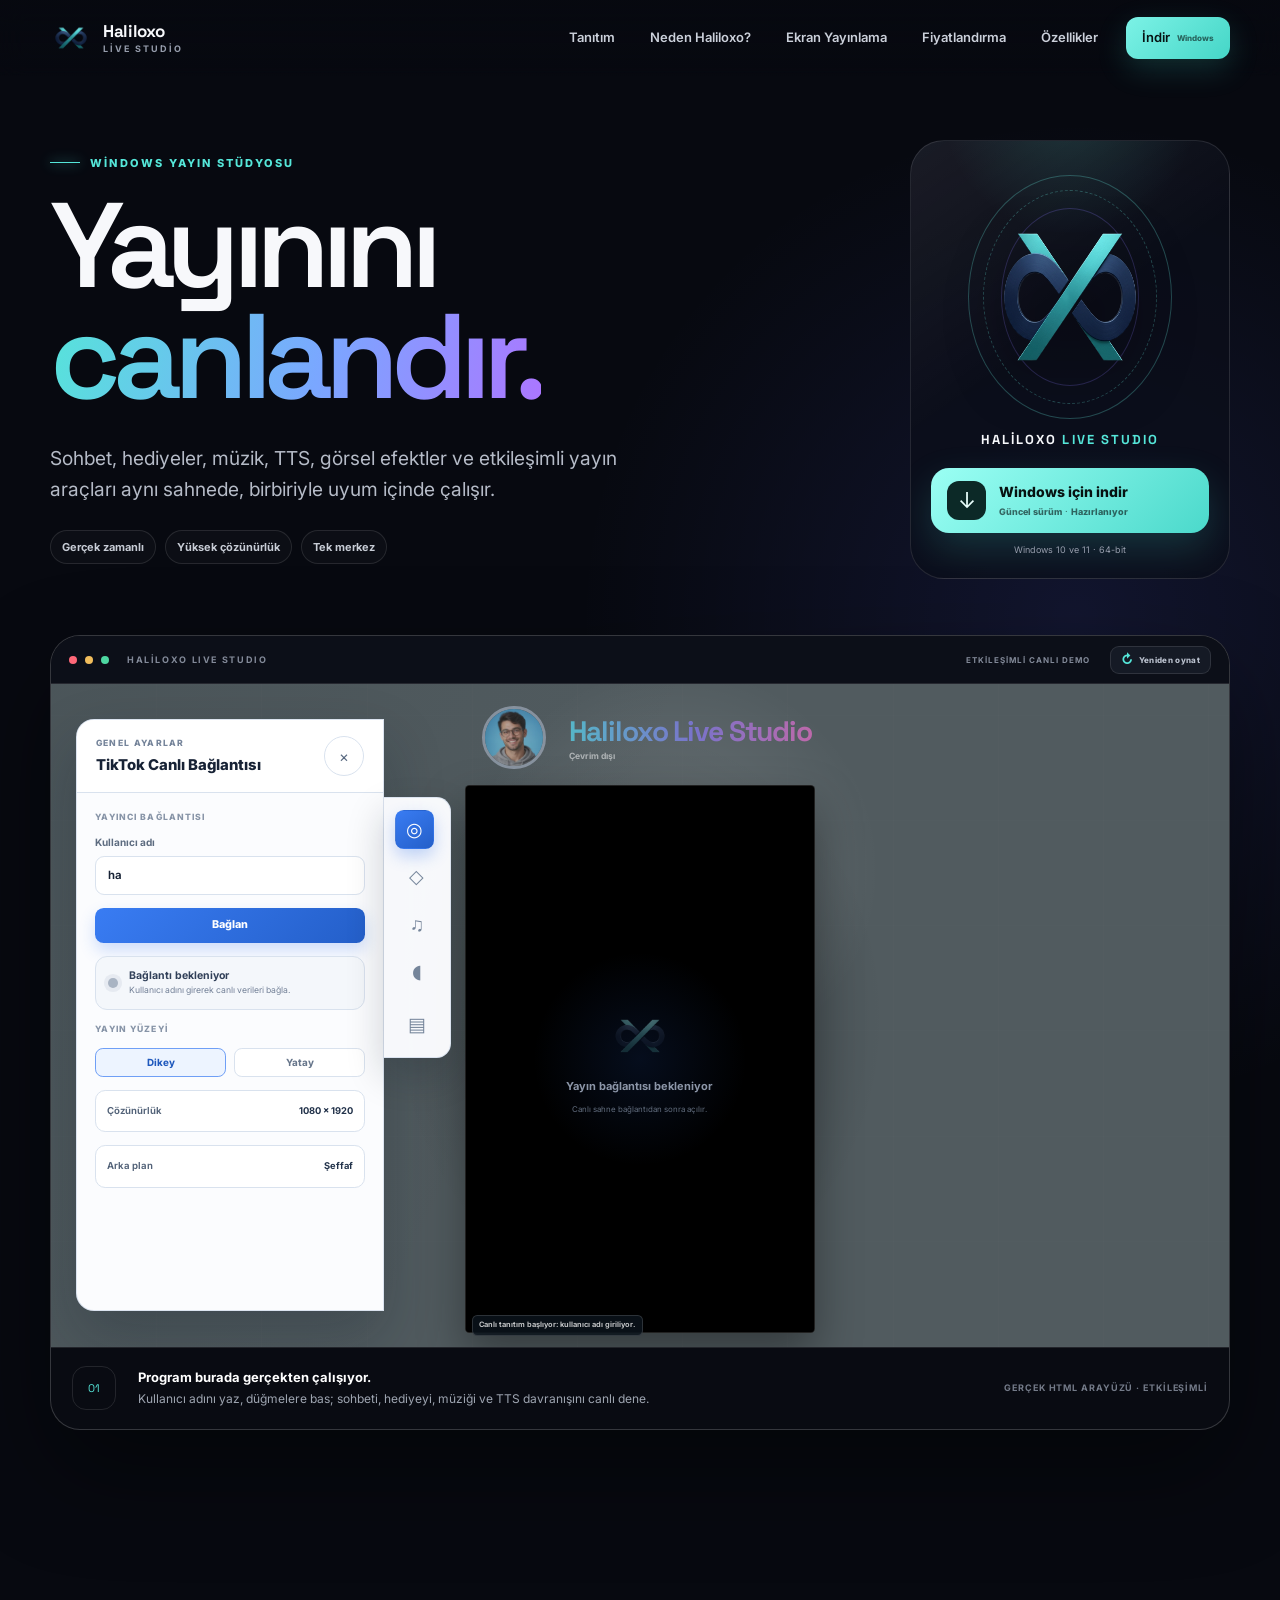
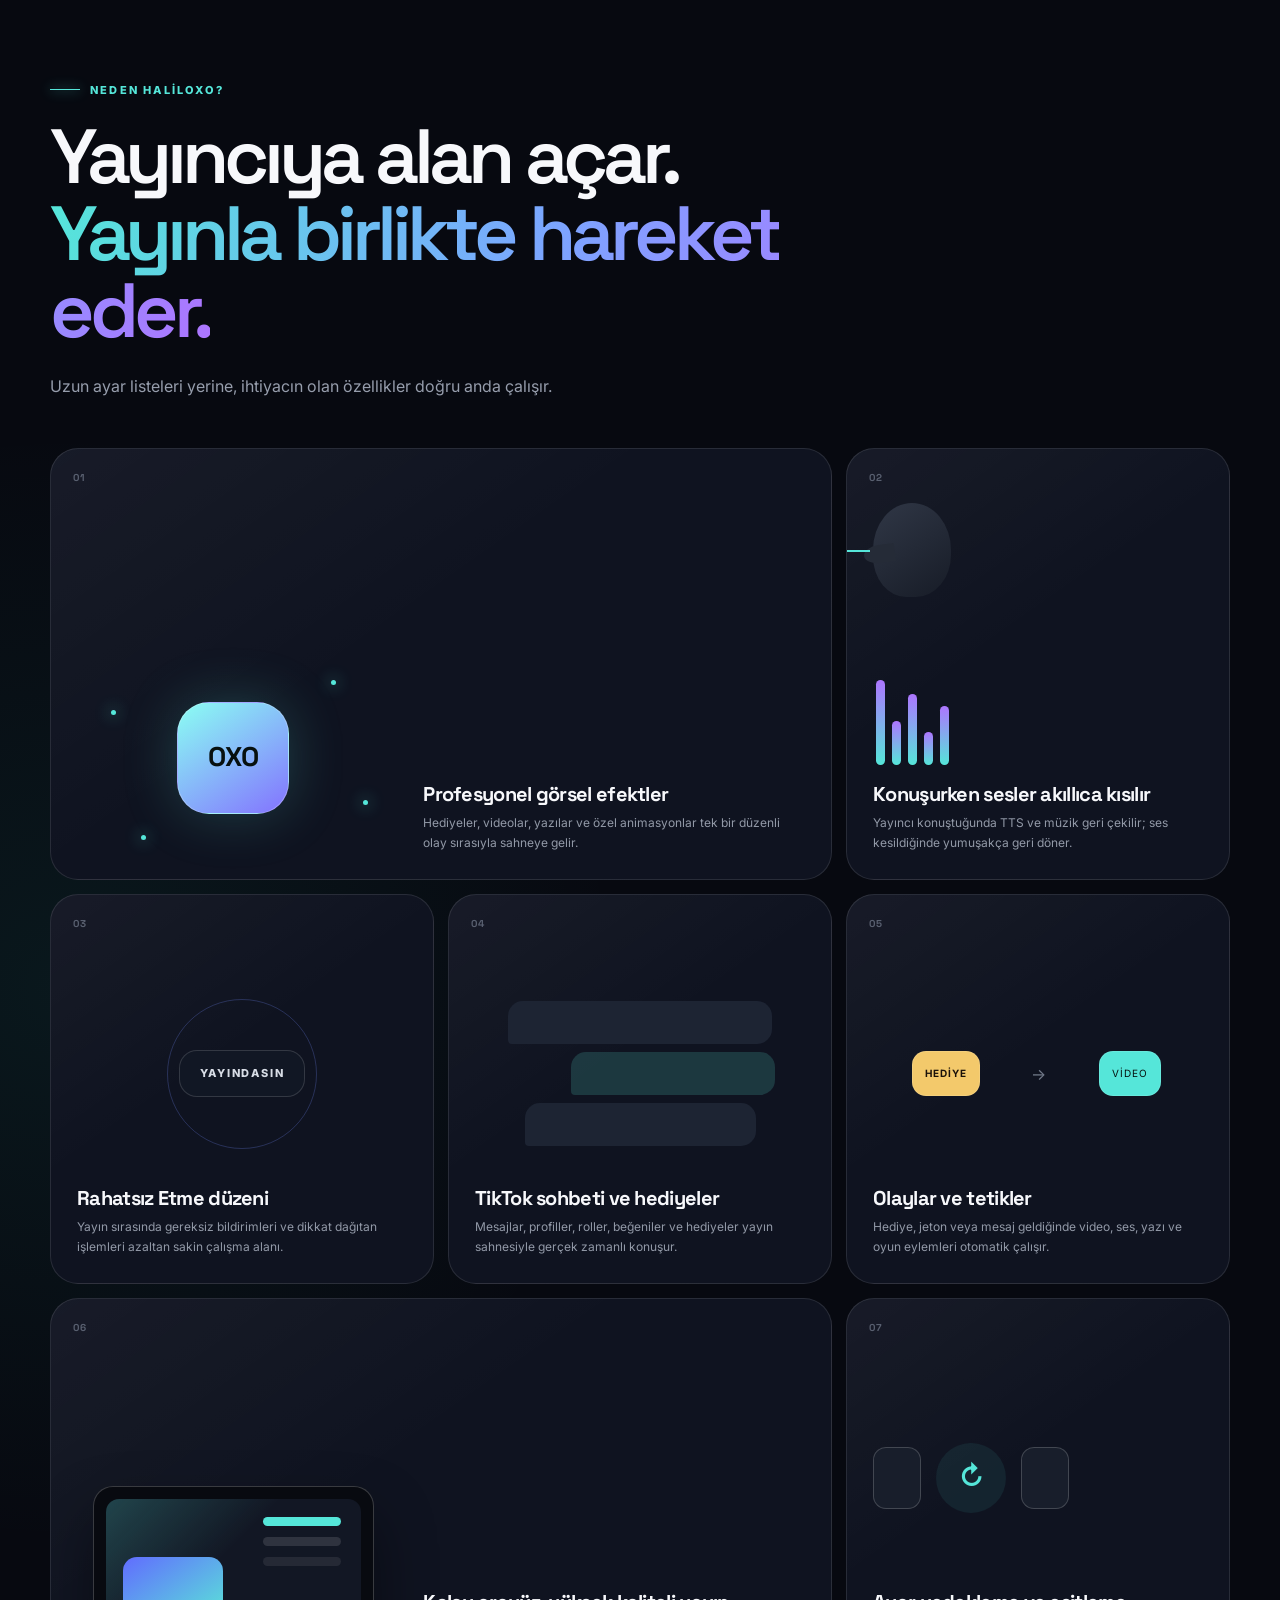
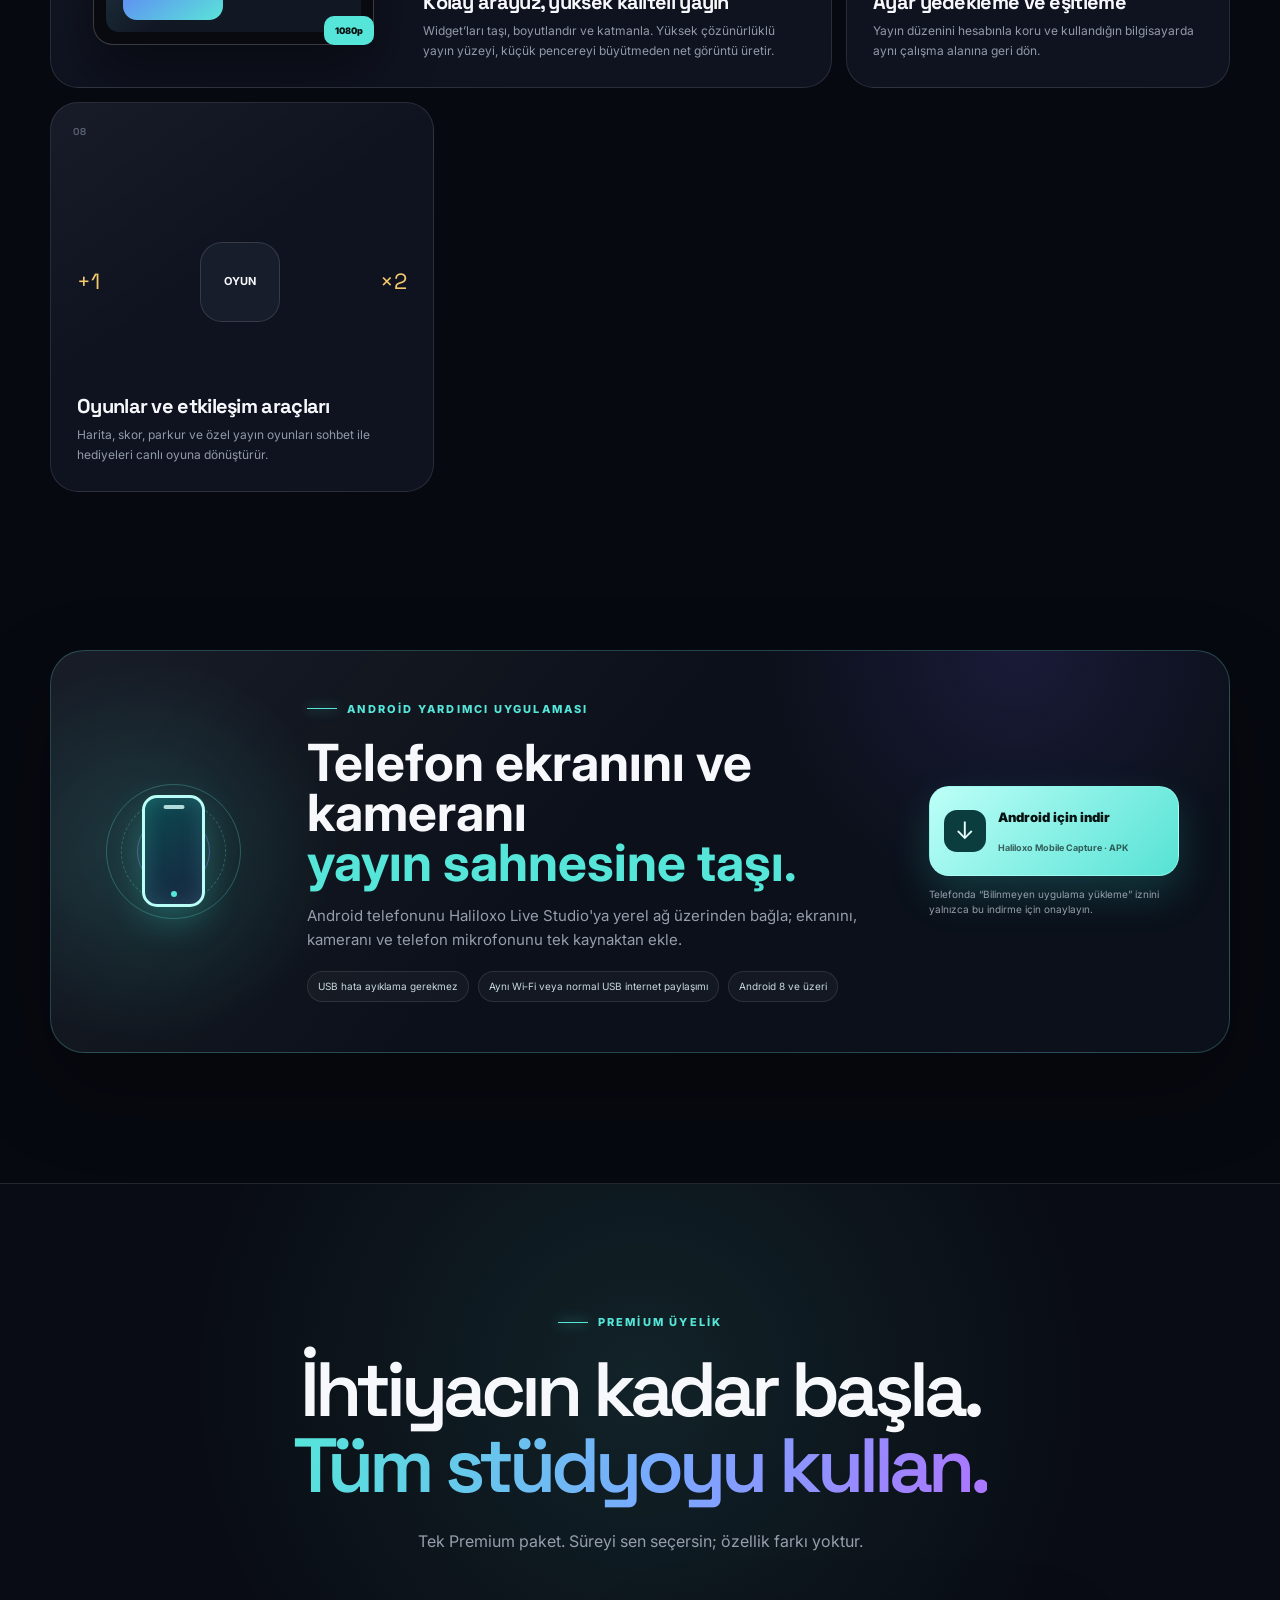
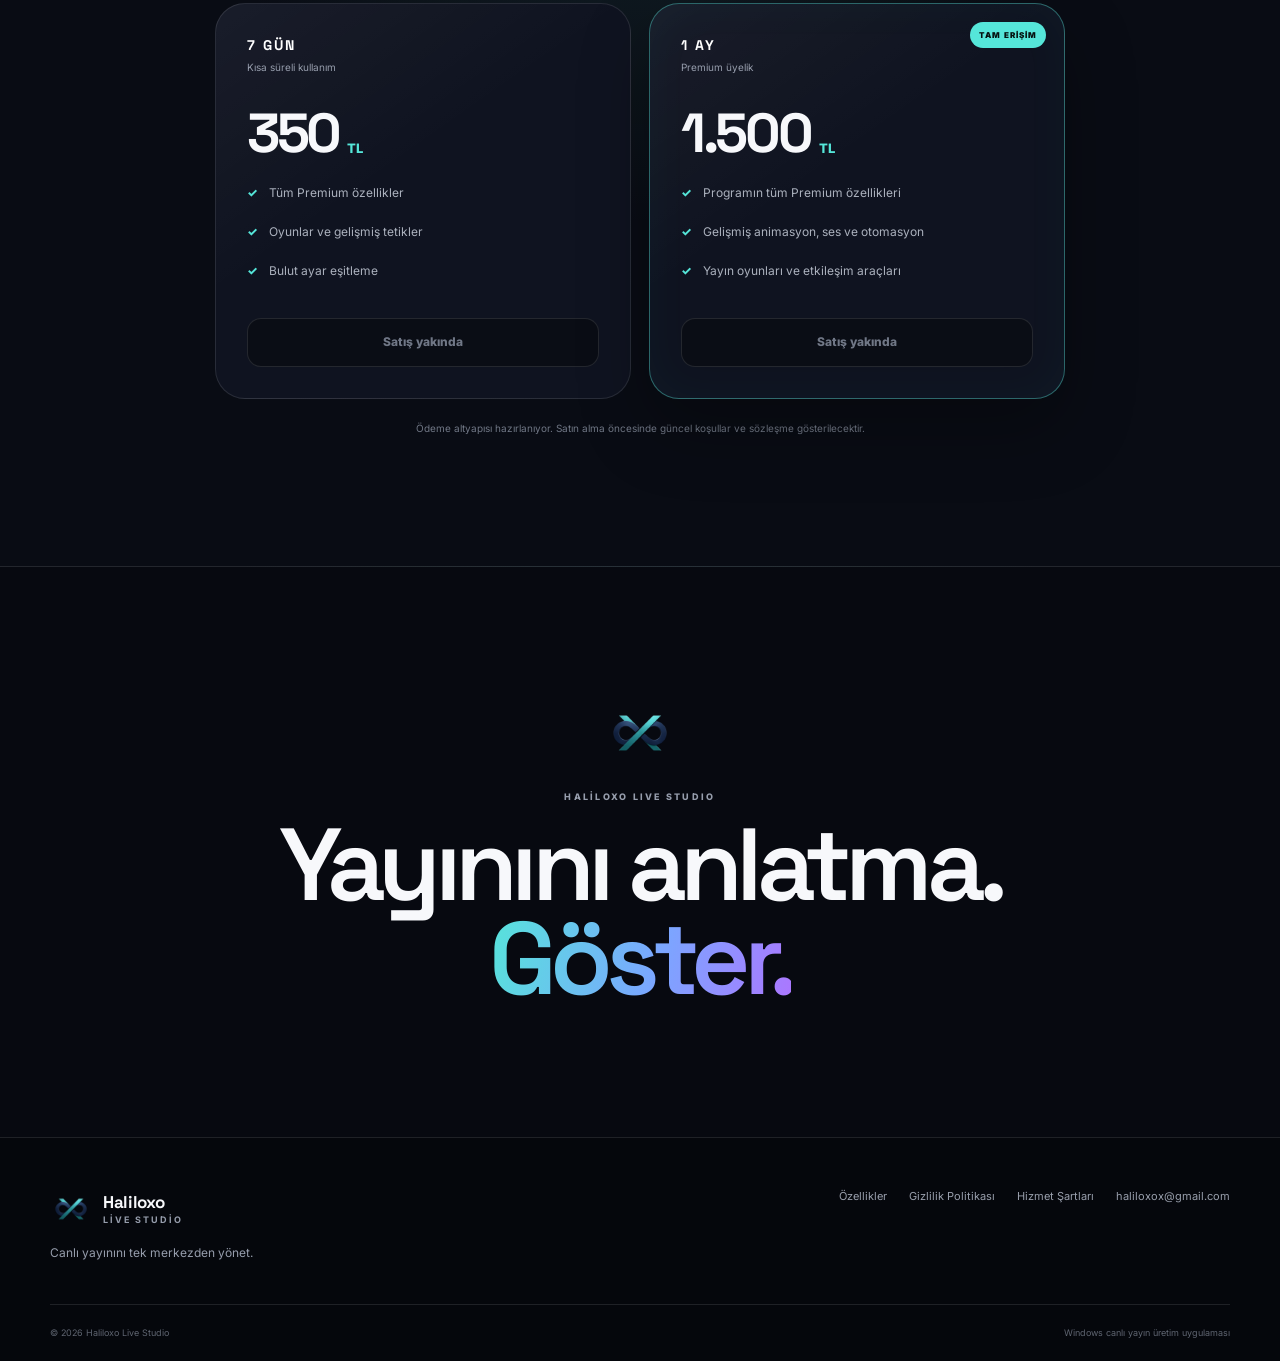
<file: index.html>
<!doctype html>
<html lang="tr">
<head>
  <meta charset="utf-8">
  <meta name="viewport" content="width=device-width,initial-scale=1">
  <title>Haliloxo Live Studio | Windows Canlı Yayın Programı</title>
  <meta name="description" content="TikTok LIVE ve RTMP yayınlarını; gerçek zamanlı sohbet, hediyeler, TTS, müzik, görsel efektler ve etkileşimli yayın araçlarıyla tek merkezden yönetin.">
  <meta name="google-site-verification" content="RvjmIOsWvns-GgUV0p76bBZyhZAxVbRVnE9HUHZESic">
  <meta name="theme-color" content="#070910">
  <meta name="robots" content="index,follow,max-image-preview:large,max-snippet:-1,max-video-preview:-1">
  <link rel="canonical" href="https://haliloxo.com/">
  <link rel="alternate" hreflang="tr" href="https://haliloxo.com/">
  <link rel="alternate" hreflang="x-default" href="https://haliloxo.com/">
  <link rel="icon" href="/assets/favicon-48.png" sizes="48x48" type="image/png">
  <link rel="apple-touch-icon" href="/assets/apple-touch-icon.png">
  <link rel="manifest" href="/site.webmanifest">
  <link rel="preload" href="/assets/oxo-logo-512.png" as="image">
  <link rel="stylesheet" href="/styles.css?v=20260731-5">
  <link rel="stylesheet" href="/studio-demo.css?v=20260731-1">

  <meta property="og:type" content="website">
  <meta property="og:locale" content="tr_TR">
  <meta property="og:site_name" content="Haliloxo Live Studio">
  <meta property="og:title" content="Haliloxo Live Studio | Yayınını canlandır">
  <meta property="og:description" content="Sohbeti, hediyeleri, TTS'yi, müziği ve yayın sahneni canlı yönet.">
  <meta property="og:url" content="https://haliloxo.com/">
  <meta property="og:image" content="https://haliloxo.com/assets/haliloxo-live-studio-og.jpg">
  <meta property="og:image:width" content="1536">
  <meta property="og:image:height" content="1024">
  <meta property="og:image:alt" content="Haliloxo Live Studio canlı yayın üretim aracı">
  <meta name="twitter:card" content="summary_large_image">
  <meta name="twitter:title" content="Haliloxo Live Studio">
  <meta name="twitter:description" content="Yayınını canlandır.">
  <meta name="twitter:image" content="https://haliloxo.com/assets/haliloxo-live-studio-og.jpg">

  <script type="application/ld+json">
  {
    "@context": "https://schema.org",
    "@graph": [
      {
        "@type": "WebSite",
        "@id": "https://haliloxo.com/#website",
        "url": "https://haliloxo.com/",
        "name": "Haliloxo Live Studio",
        "alternateName": ["Haliloxo", "OXO Live Studio"],
        "inLanguage": "tr-TR"
      },
      {
        "@type": "Organization",
        "@id": "https://haliloxo.com/#organization",
        "name": "Haliloxo Live Studio",
        "url": "https://haliloxo.com/",
        "email": "haliloxox@gmail.com",
        "logo": {
          "@type": "ImageObject",
          "url": "https://haliloxo.com/assets/oxo-logo-512.png",
          "width": 512,
          "height": 512
        }
      },
      {
        "@type": "SoftwareApplication",
        "@id": "https://haliloxo.com/#software",
        "name": "Haliloxo Live Studio",
        "url": "https://haliloxo.com/",
        "operatingSystem": "Windows 10, Windows 11",
        "applicationCategory": "MultimediaApplication",
        "applicationSubCategory": "Live Streaming Software",
        "inLanguage": "tr-TR",
        "author": {"@id": "https://haliloxo.com/#organization"},
        "offers": [
          {
            "@type": "Offer",
            "name": "Premium 7 Gün",
            "price": "350",
            "priceCurrency": "TRY",
            "availability": "https://schema.org/PreOrder"
          },
          {
            "@type": "Offer",
            "name": "Premium 1 Ay",
            "price": "1500",
            "priceCurrency": "TRY",
            "availability": "https://schema.org/PreOrder"
          }
        ],
        "featureList": [
          "TikTok LIVE ve RTMP bağlantısı",
          "Canlı sohbet ve hediyeler",
          "TTS ve müzik ses kısma",
          "Yayın widget'ları ve tetikler",
          "Etkileşimli yayın oyunları"
        ]
      }
    ]
  }
  </script>
</head>
<body class="home">
  <a class="skip-link" href="#main">İçeriğe geç</a>

  <header class="site-header" data-header>
    <div class="shell header-inner">
      <a class="brand" href="/" aria-label="Haliloxo Live Studio ana sayfa">
        <img src="/assets/oxo-logo-192.png" width="42" height="42" alt="">
        <span class="brand-copy"><strong>Haliloxo</strong><small>Live Studio</small></span>
      </a>

      <button class="nav-toggle" type="button" aria-expanded="false" aria-controls="main-nav" data-nav-toggle>
        <span></span><span></span><span></span><span class="sr-only">Menüyü aç</span>
      </button>

      <nav class="main-nav" id="main-nav" aria-label="Ana menü" data-nav>
        <a href="#tanitim">Tanıtım</a>
        <a href="#neden">Neden Haliloxo?</a>
        <a href="#ekran-yayinlama">Ekran Yayınlama</a>
        <a href="#fiyatlandirma">Fiyatlandırma</a>
        <a href="/ozellikler/">Özellikler</a>
        <button class="nav-download" type="button" data-installer-download>
          <span>İndir</span>
          <small data-version>Windows</small>
        </button>
      </nav>
    </div>
  </header>

  <main id="main">
    <section class="hero shell" id="tanitim" aria-labelledby="hero-title">
      <div class="hero-copy">
        <p class="eyebrow"><span></span> Windows yayın stüdyosu</p>
        <h1 id="hero-title">Yayınını<br><em>canlandır.</em></h1>
        <p class="hero-lead">Sohbet, hediyeler, müzik, TTS, görsel efektler ve etkileşimli yayın araçları aynı sahnede, birbiriyle uyum içinde çalışır.</p>
        <div class="hero-points" aria-label="Öne çıkan özellikler">
          <span>Gerçek zamanlı</span>
          <span>Yüksek çözünürlük</span>
          <span>Tek merkez</span>
        </div>
      </div>

      <aside class="hero-brand" aria-label="Haliloxo Live Studio indirme">
        <div class="logo-orbit" aria-hidden="true">
          <span></span><span></span><span></span>
          <img src="/assets/oxo-logo-512.png" width="260" height="260" alt="">
        </div>
        <p>HALİLOXO <span>LIVE STUDIO</span></p>
        <button class="primary-download" type="button" data-installer-download>
          <span class="download-symbol" aria-hidden="true">↓</span>
          <span><strong>Windows için indir</strong><small><b data-version>Güncel sürüm</b> · <i data-file-size>Hazırlanıyor</i></small></span>
        </button>
        <small class="download-note" aria-live="polite" data-download-status>Windows 10 ve 11 · 64-bit</small>
      </aside>

      <figure
        class="product-film studio-showcase reveal"
        data-studio-demo
        data-connection="offline"
        data-panel="connection"
        data-chat="closed"
        data-music="stopped"
        data-voice="idle"
        data-gift="idle"
        data-orientation="vertical"
        data-demo-mode="automatic"
      >
        <div class="film-chrome">
          <span></span><span></span><span></span>
          <b>HALİLOXO LIVE STUDIO</b>
          <em>ETKİLEŞİMLİ CANLI DEMO</em>
          <button type="button" data-demo-replay aria-label="Canlı tanıtımı yeniden başlat">
            <i aria-hidden="true">↻</i> Yeniden oynat
          </button>
        </div>
        <div class="film-stage">
          <div class="studio-demo" data-demo-app>
            <div class="studio-demo__desktop-glow" aria-hidden="true"></div>

            <section class="studio-demo__settings" aria-label="Haliloxo Live Studio genel ayarları">
              <header class="studio-demo__settings-header">
                <div>
                  <small>GENEL AYARLAR</small>
                  <strong data-demo-panel-title>TikTok Canlı Bağlantısı</strong>
                </div>
                <button type="button" data-demo-close-panel aria-label="Ayarları kapat">×</button>
              </header>

              <div class="studio-demo__settings-view" data-demo-view="connection">
                <div class="studio-demo__section-label">YAYINCI BAĞLANTISI</div>
                <label class="studio-demo__field">
                  <span>Kullanıcı adı</span>
                  <input
                    type="text"
                    value=""
                    maxlength="24"
                    autocomplete="off"
                    spellcheck="false"
                    data-demo-username
                    aria-label="TikTok kullanıcı adı"
                  >
                </label>
                <button class="studio-demo__primary" type="button" data-demo-connect>
                  <span data-demo-connect-label>Bağlan</span>
                  <i aria-hidden="true"></i>
                </button>
                <div class="studio-demo__connection-card">
                  <span class="studio-demo__connection-dot"></span>
                  <div>
                    <strong data-demo-connection-title>Bağlantı bekleniyor</strong>
                    <small data-demo-connection-copy>Kullanıcı adını girerek canlı verileri bağla.</small>
                  </div>
                </div>
                <div class="studio-demo__section-label">YAYIN YÜZEYİ</div>
                <div class="studio-demo__choice-row">
                  <button type="button" class="is-selected" data-demo-orientation="vertical" aria-pressed="true">Dikey</button>
                  <button type="button" data-demo-orientation="horizontal" aria-pressed="false">Yatay</button>
                </div>
                <div class="studio-demo__setting-row">
                  <span>Çözünürlük</span><strong>1080 × 1920</strong>
                </div>
                <div class="studio-demo__setting-row">
                  <span>Arka plan</span><strong>Şeffaf</strong>
                </div>
              </div>

              <div class="studio-demo__settings-view" data-demo-view="gifts">
                <div class="studio-demo__section-label">HEDİYE ANİMASYONU</div>
                <div class="studio-demo__gift-preview" aria-hidden="true">
                  <span>♥</span>
                  <i></i><i></i><i></i><i></i>
                </div>
                <div class="studio-demo__setting-row">
                  <span>Özel animasyon</span>
                  <button class="studio-demo__switch is-on" type="button" data-demo-gift-enabled aria-label="Özel animasyonu aç veya kapat" aria-pressed="true"><i></i></button>
                </div>
                <label class="studio-demo__field studio-demo__field--compact">
                  <span>Kaç jetonda tetiklensin?</span>
                  <input type="number" value="1000" min="1" data-demo-gift-threshold>
                </label>
                <div class="studio-demo__setting-row">
                  <span>Gösterim süresi</span><strong>5 saniye</strong>
                </div>
                <button class="studio-demo__primary" type="button" data-demo-gift-test>
                  Animasyonu test et
                </button>
                <p class="studio-demo__hint">Test, gerçek bir hediye gelmiş gibi sohbeti ve yayın sahnesini birlikte çalıştırır.</p>
              </div>

              <div class="studio-demo__settings-view" data-demo-view="music">
                <div class="studio-demo__section-label">MÜZİK</div>
                <div class="studio-demo__now-playing">
                  <div class="studio-demo__album">OXO</div>
                  <div>
                    <small>ŞİMDİ ÇALIYOR</small>
                    <strong>Gece Işıkları</strong>
                    <span>Lina Nova</span>
                  </div>
                  <button type="button" data-demo-music-toggle aria-label="Müziği oynat veya duraklat">▶</button>
                </div>
                <div class="studio-demo__timeline"><i></i></div>
                <div class="studio-demo__audio-row">
                  <span>Yayın sesi</span>
                  <div class="studio-demo__meter studio-demo__meter--music" aria-hidden="true">
                    <i></i><i></i><i></i><i></i><i></i><i></i><i></i><i></i>
                  </div>
                  <b data-demo-music-level>%70</b>
                </div>
                <div class="studio-demo__audio-row">
                  <span>TTS sesi</span>
                  <div class="studio-demo__meter studio-demo__meter--tts" aria-hidden="true">
                    <i></i><i></i><i></i><i></i><i></i><i></i><i></i><i></i>
                  </div>
                  <b data-demo-tts-level>%60</b>
                </div>
                <div class="studio-demo__setting-row">
                  <span>Konuşurken otomatik kıs</span>
                  <button class="studio-demo__switch is-on" type="button" data-demo-ducking-enabled aria-label="Konuşurken sesleri kıs" aria-pressed="true"><i></i></button>
                </div>
                <button class="studio-demo__secondary" type="button" data-demo-voice-test>
                  Mikrofon konuşmasını dene
                </button>
              </div>

              <div class="studio-demo__settings-view" data-demo-view="tts">
                <div class="studio-demo__section-label">TTS SESLİ OKUMA</div>
                <div class="studio-demo__setting-row">
                  <span>Yeni mesajları oku</span>
                  <button class="studio-demo__switch is-on" type="button" data-demo-tts-enabled aria-label="TTS sesli okumayı aç veya kapat" aria-pressed="true"><i></i></button>
                </div>
                <label class="studio-demo__field studio-demo__field--select">
                  <span>Ses</span>
                  <select aria-label="TTS sesi">
                    <option>Türkçe kadın sesi</option>
                    <option>Türkçe erkek sesi</option>
                  </select>
                </label>
                <div class="studio-demo__setting-row">
                  <span>Okuma hızı</span><strong>1.0×</strong>
                </div>
                <div class="studio-demo__range"><i></i><b></b></div>
                <div class="studio-demo__setting-row">
                  <span>@kullanıcı-adı okuma</span>
                  <button class="studio-demo__switch" type="button" aria-label="Kullanıcı adlarını oku" aria-pressed="false"><i></i></button>
                </div>
                <div class="studio-demo__tts-sample">
                  <span>TR</span>
                  <p><strong>Deniz diyor ki:</strong> Yayın çok güzel olmuş.</p>
                </div>
              </div>
            </section>

            <nav class="studio-demo__dock" aria-label="Studio demo menüsü">
              <button type="button" class="is-active" data-demo-panel="connection" aria-label="TikTok canlı bağlantısı"><span>◎</span></button>
              <button type="button" data-demo-panel="gifts" aria-label="Hediyeler"><span>◇</span></button>
              <button type="button" data-demo-panel="music" aria-label="Müzik"><span>♫</span></button>
              <button type="button" data-demo-panel="tts" aria-label="TTS sesli okuma"><span>◖</span></button>
              <button type="button" data-demo-chat-toggle aria-label="Sohbeti aç veya kapat"><span>▤</span></button>
            </nav>

            <section class="studio-demo__broadcast" aria-label="Yayın ekranı">
              <header class="studio-demo__publisher">
                <div class="studio-demo__publisher-avatar">
                  <img src="/assets/fictional-publisher.webp" alt="">
                  <span class="studio-demo__rhythm" aria-hidden="true">
                    <i></i><i></i><i></i><i></i><i></i><i></i><i></i><i></i>
                  </span>
                </div>
                <div>
                  <strong data-demo-publisher-name>Haliloxo Live Studio</strong>
                  <small data-demo-track-name>Çevrim dışı</small>
                </div>
              </header>

              <div class="studio-demo__screen">
                <div class="studio-demo__offline">
                  <img src="/assets/oxo-logo-192.png" alt="">
                  <strong>Yayın bağlantısı bekleniyor</strong>
                  <small>Canlı sahne bağlantıdan sonra açılır.</small>
                </div>
                <div class="studio-demo__live-scene">
                  <div class="studio-demo__streamer-shot"></div>
                  <div class="studio-demo__gameplay-shot"></div>
                  <div class="studio-demo__scene-label">
                    <span>CANLI</span><strong>1080p · 60 FPS</strong>
                  </div>
                </div>
                <div class="studio-demo__gift-effect" aria-hidden="true">
                  <div class="studio-demo__gift-orb">♥</div>
                  <i></i><i></i><i></i><i></i><i></i><i></i>
                  <strong>ÖZEL HEDİYE</strong>
                  <span data-demo-gift-user>Selin'den 1.000 jeton</span>
                </div>
                <div class="studio-demo__voice-badge">
                  <span></span>
                  <div><strong>Yayıncı konuşuyor</strong><small>Müzik ve TTS kısılıyor</small></div>
                </div>
              </div>
            </section>

            <aside class="studio-demo__social" aria-label="Canlı sohbet">
              <div class="studio-demo__active-users">
                <div class="studio-demo__active-heading">
                  <span>AKTİF İZLEYİCİLER</span><strong data-demo-viewer-count>0 kişi</strong>
                </div>
                <div class="studio-demo__active-list">
                  <button type="button" class="studio-demo__profile studio-demo__profile--1" aria-label="Selin"><b>1</b></button>
                  <button type="button" class="studio-demo__profile studio-demo__profile--2" aria-label="Deniz"><b>2</b></button>
                  <button type="button" class="studio-demo__profile studio-demo__profile--3" aria-label="Mert"><b>3</b></button>
                  <button type="button" class="studio-demo__profile studio-demo__profile--4" aria-label="Efe"><b>4</b></button>
                  <button type="button" class="studio-demo__profile studio-demo__profile--5" aria-label="Ada"><b>5</b></button>
                  <button type="button" class="studio-demo__profile studio-demo__profile--6" aria-label="Bora"><b>6</b></button>
                </div>
              </div>

              <div class="studio-demo__chat">
                <header>
                  <div><span class="studio-demo__live-dot"></span><strong>SOHBET</strong></div>
                  <small>canlı</small>
                </header>
                <div class="studio-demo__messages" data-demo-messages>
                  <div class="studio-demo__chat-empty">
                    <span>▤</span>
                    <strong>Sohbet hazır</strong>
                    <small>Bağlandıktan sonra yeni mesajlar burada görünür.</small>
                  </div>
                </div>
              </div>

              <div class="studio-demo__quick-controls">
                <button type="button" data-demo-chat-toggle aria-label="Sohbeti aç veya kapat">▤</button>
                <button type="button" class="is-on" data-demo-tts-quick aria-label="TTS açık" aria-pressed="true">◖</button>
              </div>
            </aside>

            <div class="studio-demo__status" data-demo-status aria-live="polite">
              Canlı demoya dokunabilir veya otomatik akışı izleyebilirsin.
            </div>
          </div>
        </div>
        <figcaption>
          <span>01</span>
          <p><strong>Program burada gerçekten çalışıyor.</strong> Kullanıcı adını yaz, düğmelere bas; sohbeti, hediyeyi, müziği ve TTS davranışını canlı dene.</p>
          <small>Gerçek HTML arayüzü · Etkileşimli</small>
        </figcaption>
      </figure>
    </section>

    <section class="why-section shell" id="neden" aria-labelledby="why-title">
      <header class="section-heading reveal">
        <p class="eyebrow"><span></span> Neden Haliloxo?</p>
        <h2 id="why-title">Yayıncıya alan açar.<br><em>Yayınla birlikte hareket eder.</em></h2>
        <p>Uzun ayar listeleri yerine, ihtiyacın olan özellikler doğru anda çalışır.</p>
      </header>

      <div class="why-grid">
        <article class="why-card why-card--wide reveal">
          <span class="card-index">01</span>
          <div class="card-visual effect-visual" aria-hidden="true">
            <i></i><i></i><i></i><i></i><b>OXO</b>
          </div>
          <div>
            <h3>Profesyonel görsel efektler</h3>
            <p>Hediyeler, videolar, yazılar ve özel animasyonlar tek bir düzenli olay sırasıyla sahneye gelir.</p>
          </div>
        </article>

        <article class="why-card reveal">
          <span class="card-index">02</span>
          <div class="card-visual ducking-visual" aria-hidden="true">
            <b class="voice-head"></b>
            <i></i><i></i><i></i>
            <span class="ducking-meter"><em></em><em></em><em></em><em></em><em></em></span>
          </div>
          <h3>Konuşurken sesler akıllıca kısılır</h3>
          <p>Yayıncı konuştuğunda TTS ve müzik geri çekilir; ses kesildiğinde yumuşakça geri döner.</p>
        </article>

        <article class="why-card reveal">
          <span class="card-index">03</span>
          <div class="card-visual focus-visual" aria-hidden="true">
            <span>YAYINDASIN</span><b></b>
          </div>
          <h3>Rahatsız Etme düzeni</h3>
          <p>Yayın sırasında gereksiz bildirimleri ve dikkat dağıtan işlemleri azaltan sakin çalışma alanı.</p>
        </article>

        <article class="why-card reveal">
          <span class="card-index">04</span>
          <div class="card-visual chat-visual" aria-hidden="true">
            <span></span><span></span><span></span>
          </div>
          <h3>TikTok sohbeti ve hediyeler</h3>
          <p>Mesajlar, profiller, roller, beğeniler ve hediyeler yayın sahnesiyle gerçek zamanlı konuşur.</p>
        </article>

        <article class="why-card reveal">
          <span class="card-index">05</span>
          <div class="card-visual trigger-visual" aria-hidden="true">
            <b>HEDİYE</b><i>→</i><span>VİDEO</span>
          </div>
          <h3>Olaylar ve tetikler</h3>
          <p>Hediye, jeton veya mesaj geldiğinde video, ses, yazı ve oyun eylemleri otomatik çalışır.</p>
        </article>

        <article class="why-card why-card--wide reveal">
          <span class="card-index">06</span>
          <div class="card-visual studio-visual" aria-hidden="true">
            <span class="studio-monitor"><i></i><b></b><em></em></span>
            <span class="studio-signal">1080p</span>
          </div>
          <div>
            <h3>Kolay arayüz, yüksek kaliteli yayın</h3>
            <p>Widget’ları taşı, boyutlandır ve katmanla. Yüksek çözünürlüklü yayın yüzeyi, küçük pencereyi büyütmeden net görüntü üretir.</p>
          </div>
        </article>

        <article class="why-card reveal">
          <span class="card-index">07</span>
          <div class="card-visual sync-visual" aria-hidden="true">
            <i></i><b>↻</b><i></i>
          </div>
          <h3>Ayar yedekleme ve eşitleme</h3>
          <p>Yayın düzenini hesabınla koru ve kullandığın bilgisayarda aynı çalışma alanına geri dön.</p>
        </article>

        <article class="why-card reveal">
          <span class="card-index">08</span>
          <div class="card-visual game-visual" aria-hidden="true">
            <span>+1</span><i></i><b>OYUN</b><i></i><span>×2</span>
          </div>
          <h3>Oyunlar ve etkileşim araçları</h3>
          <p>Harita, skor, parkur ve özel yayın oyunları sohbet ile hediyeleri canlı oyuna dönüştürür.</p>
        </article>
      </div>
    </section>

    <section class="mobile-capture-section" id="ekran-yayinlama" aria-labelledby="mobile-capture-title">
      <div class="shell mobile-capture-card reveal">
        <div class="mobile-capture-orbit" aria-hidden="true">
          <span class="mobile-capture-phone"></span>
          <i></i><i></i><i></i>
        </div>
        <div class="mobile-capture-copy">
          <p class="eyebrow"><span></span> Android yardımcı uygulaması</p>
          <h2 id="mobile-capture-title">Telefon ekranını ve kameranı<br><em>yayın sahnesine taşı.</em></h2>
          <p>Android telefonunu Haliloxo Live Studio'ya yerel ağ üzerinden bağla; ekranını, kameranı ve telefon mikrofonunu tek kaynaktan ekle.</p>
          <ul>
            <li>USB hata ayıklama gerekmez</li>
            <li>Aynı Wi‑Fi veya normal USB internet paylaşımı</li>
            <li>Android 8 ve üzeri</li>
          </ul>
        </div>
        <div class="mobile-capture-action">
          <button class="mobile-capture-download" type="button" data-mobile-capture-download>
            <span aria-hidden="true">↓</span>
            <strong>Android için indir</strong>
            <small>Haliloxo Mobile Capture · APK</small>
          </button>
          <small>Telefonda “Bilinmeyen uygulama yükleme” iznini yalnızca bu indirme için onaylayın.</small>
        </div>
      </div>
    </section>

    <section class="pricing-section" id="fiyatlandirma" aria-labelledby="pricing-title">
      <div class="shell">
        <header class="section-heading section-heading--center reveal">
          <p class="eyebrow"><span></span> Premium üyelik</p>
          <h2 id="pricing-title">İhtiyacın kadar başla.<br><em>Tüm stüdyoyu kullan.</em></h2>
          <p>Tek Premium paket. Süreyi sen seçersin; özellik farkı yoktur.</p>
        </header>

        <div class="pricing-grid">
          <article class="pricing-card reveal">
            <div class="pricing-card__top">
              <span>7 GÜN</span>
              <small>Kısa süreli kullanım</small>
            </div>
            <p class="price"><strong>350</strong><span>TL</span></p>
            <ul>
              <li>Tüm Premium özellikler</li>
              <li>Oyunlar ve gelişmiş tetikler</li>
              <li>Bulut ayar eşitleme</li>
            </ul>
            <button type="button" disabled aria-disabled="true">Satış yakında</button>
          </article>

          <article class="pricing-card pricing-card--featured reveal">
            <span class="pricing-badge">TAM ERİŞİM</span>
            <div class="pricing-card__top">
              <span>1 AY</span>
              <small>Premium üyelik</small>
            </div>
            <p class="price"><strong>1.500</strong><span>TL</span></p>
            <ul>
              <li>Programın tüm Premium özellikleri</li>
              <li>Gelişmiş animasyon, ses ve otomasyon</li>
              <li>Yayın oyunları ve etkileşim araçları</li>
            </ul>
            <button type="button" disabled aria-disabled="true">Satış yakında</button>
          </article>
        </div>

        <p class="pricing-note">Ödeme altyapısı hazırlanıyor. Satın alma öncesinde güncel koşullar ve sözleşme gösterilecektir.</p>
      </div>
    </section>

    <section class="final-statement shell reveal">
      <img src="/assets/oxo-logo-192.png" width="72" height="72" alt="">
      <p>HALİLOXO LIVE STUDIO</p>
      <h2>Yayınını anlatma.<br><em>Göster.</em></h2>
    </section>
  </main>

  <footer class="site-footer">
    <div class="shell footer-main">
      <div>
        <a class="brand footer-brand" href="/">
          <img src="/assets/oxo-logo-192.png" width="44" height="44" alt="">
          <span class="brand-copy"><strong>Haliloxo</strong><small>Live Studio</small></span>
        </a>
        <p>Canlı yayınını tek merkezden yönet.</p>
      </div>
      <nav class="footer-links" aria-label="Alt bağlantılar">
        <a href="/ozellikler/">Özellikler</a>
        <a href="/gizlilik-politikasi/">Gizlilik Politikası</a>
        <a href="/hizmet-sartlari/">Hizmet Şartları</a>
        <a href="mailto:haliloxox@gmail.com">haliloxox@gmail.com</a>
      </nav>
    </div>
    <div class="shell footer-bottom">
      <span>© 2026 Haliloxo Live Studio</span>
      <span>Windows canlı yayın üretim uygulaması</span>
    </div>
  </footer>

  <script src="/site.js?v=20260808-1" defer></script>
  <script src="/studio-demo.js?v=20260731-1" defer></script>
</body>
</html>
</file>
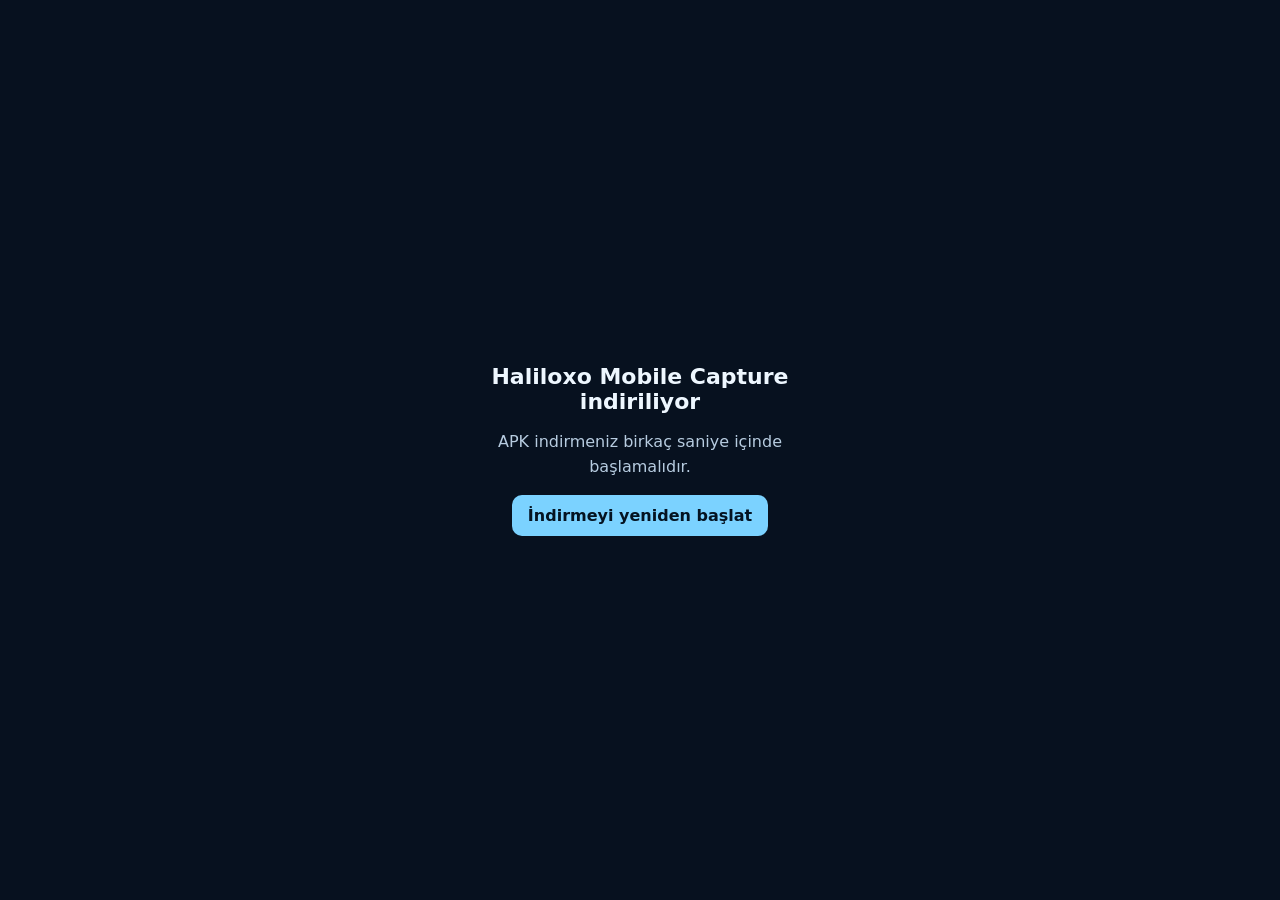
<file: ekran-yayinlama/index.html>
<!doctype html>
<html lang="tr">
  <head>
    <meta charset="utf-8">
    <meta name="viewport" content="width=device-width,initial-scale=1">
    <meta name="robots" content="noindex">
    <title>Haliloxo Mobile Capture indiriliyor</title>
    <style>
      :root { color-scheme: dark; font-family: Inter, system-ui, sans-serif; }
      body { margin: 0; min-height: 100vh; display: grid; place-items: center; background: #07111f; color: #eef7ff; }
      main { max-width: 390px; padding: 28px; text-align: center; }
      h1 { font-size: 22px; margin: 0 0 10px; }
      p { color: #b7cce0; line-height: 1.55; }
      button { border: 0; border-radius: 10px; padding: 11px 16px; cursor: pointer; color: #041321; background: #7bd2ff; font: inherit; font-weight: 700; }
    </style>
  </head>
  <body>
    <main>
      <h1>Haliloxo Mobile Capture indiriliyor</h1>
      <p>APK indirmeniz birkaç saniye içinde başlamalıdır.</p>
      <button type="button" id="retry">İndirmeyi yeniden başlat</button>
    </main>
    <script>
      const apkUrl = "https://github.com/haliloxox/haliloxostudio/releases/download/mobile-capture-v1.5.0/Haliloxo-Mobile-Capture-1.5.0.apk";
      function startDownload() {
        const frame = document.createElement("iframe");
        frame.hidden = true;
        frame.setAttribute("aria-hidden", "true");
        frame.referrerPolicy = "no-referrer";
        frame.src = apkUrl;
        document.body.append(frame);
        window.setTimeout(() => frame.remove(), 60_000);
      }
      document.getElementById("retry").addEventListener("click", startDownload);
      startDownload();
    </script>
  </body>
</html>
</file>
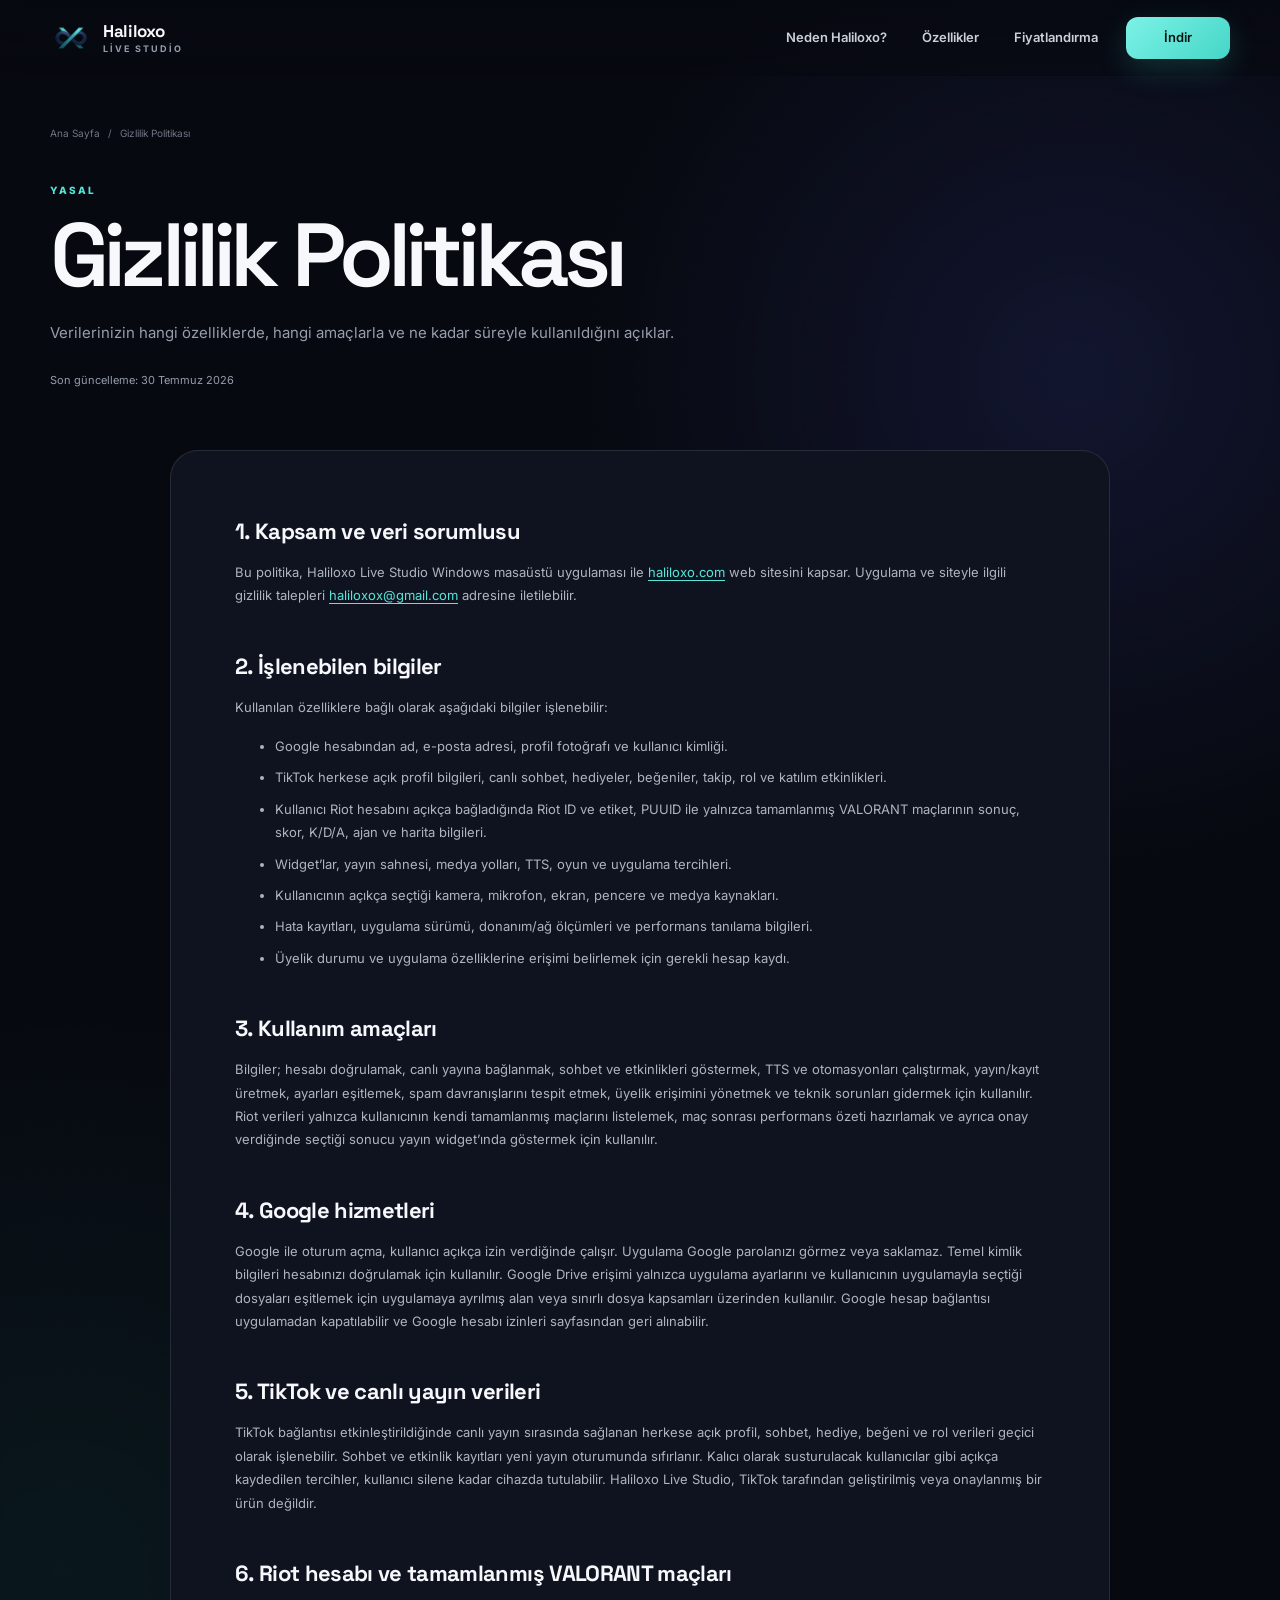
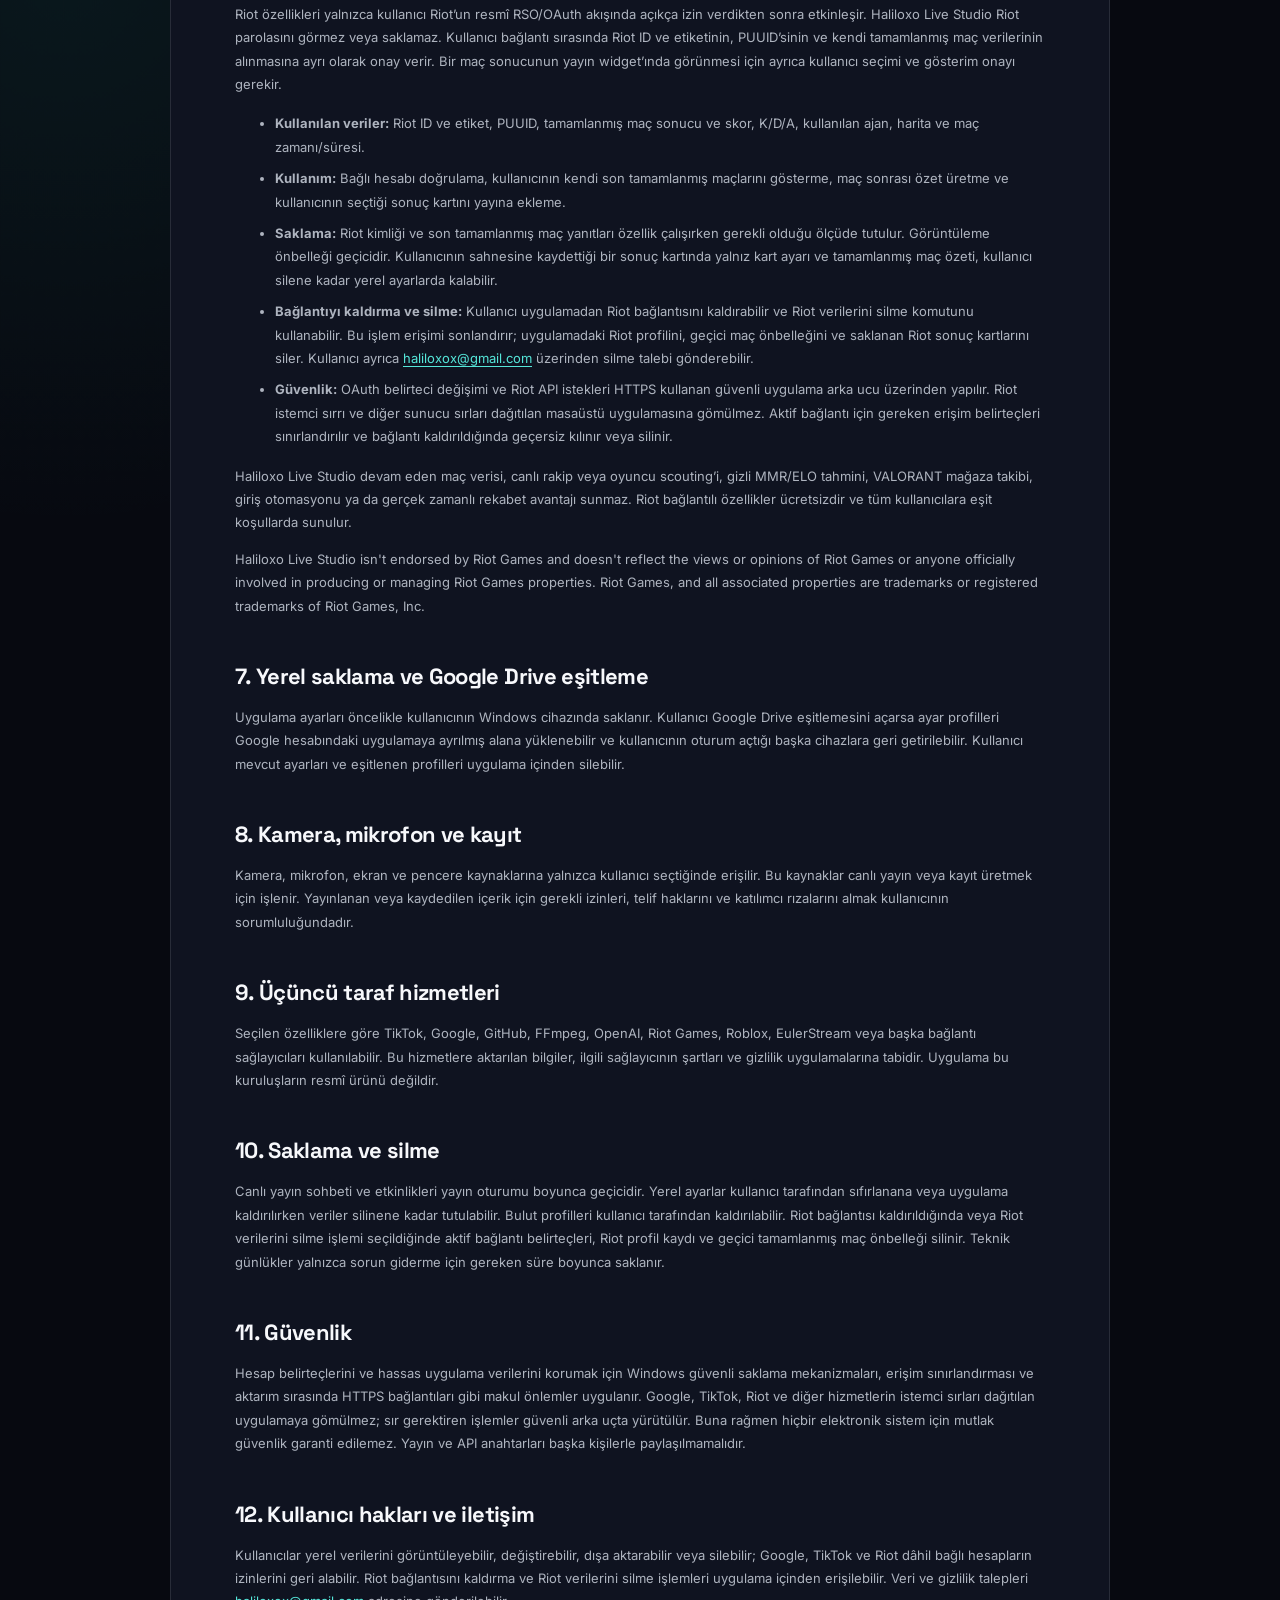
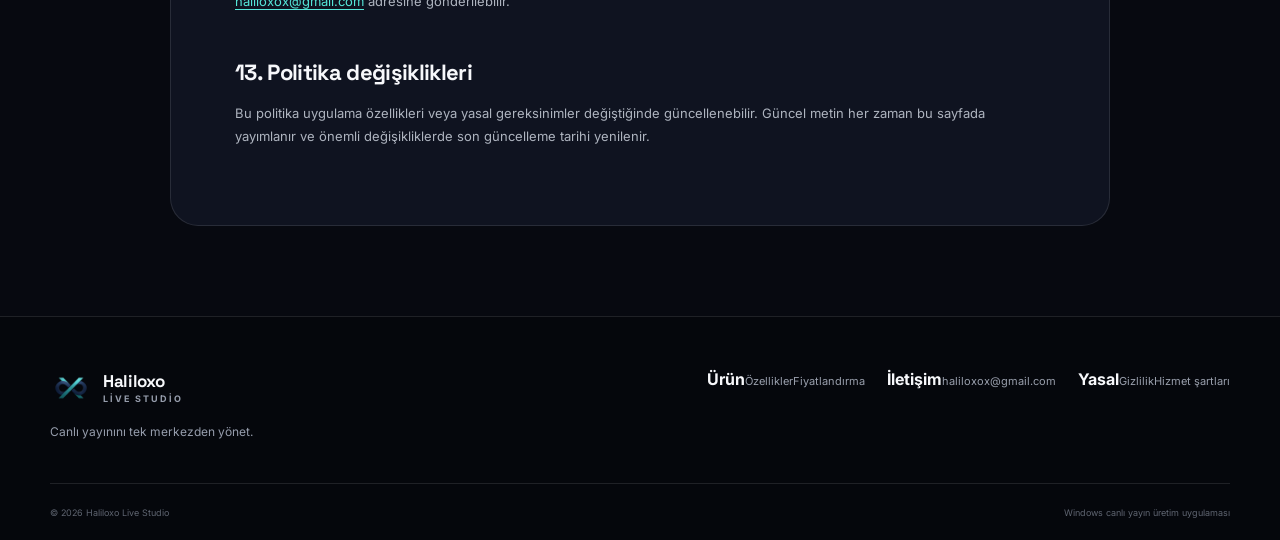
<file: gizlilik-politikasi/index.html>
<!doctype html>
<html lang="tr">
<head>
  <meta charset="utf-8">
  <meta name="viewport" content="width=device-width,initial-scale=1">
  <title>Gizlilik Politikası | Haliloxo Live Studio</title>
  <meta name="description" content="Haliloxo Live Studio gizlilik politikası; Google, TikTok ve Riot/VALORANT verileri, açık kullanıcı onayı, saklama, silme, güvenlik ve kullanıcı hakları.">
  <meta name="robots" content="index,follow">
  <meta name="theme-color" content="#07101f">
  <link rel="canonical" href="https://haliloxo.com/gizlilik-politikasi/">
  <link rel="icon" href="/assets/favicon-48.png" sizes="48x48" type="image/png">
  <link rel="stylesheet" href="/styles.css?v=20260731-4">
  <script type="application/ld+json">
  {"@context":"https://schema.org","@type":"BreadcrumbList","itemListElement":[{"@type":"ListItem","position":1,"name":"Ana Sayfa","item":"https://haliloxo.com/"},{"@type":"ListItem","position":2,"name":"Gizlilik Politikası","item":"https://haliloxo.com/gizlilik-politikasi/"}]}
  </script>
</head>
<body>
  <a class="skip-link" href="#main">İçeriğe geç</a>
  <header class="site-header" data-header><div class="shell header-inner"><a class="brand" href="/" aria-label="Haliloxo Live Studio ana sayfa"><img src="/assets/oxo-logo-192.png" width="42" height="42" alt=""><span class="brand-copy"><strong>Haliloxo</strong><small>Live Studio</small></span></a><button class="nav-toggle" type="button" aria-expanded="false" aria-controls="main-nav" data-nav-toggle><span></span><span></span><span></span><span class="sr-only">Menüyü aç</span></button><nav class="main-nav" id="main-nav" aria-label="Ana menü" data-nav><a href="/#neden">Neden Haliloxo?</a><a href="/ozellikler/">Özellikler</a><a href="/#fiyatlandirma">Fiyatlandırma</a><button class="nav-download" type="button" data-installer-download>İndir</button></nav></div></header>
  <main class="page-main" id="main">
    <div class="shell breadcrumbs"><a href="/">Ana Sayfa</a><span>/</span><span>Gizlilik Politikası</span></div>
    <section class="legal-hero shell reveal"><span class="section-label">YASAL</span><h1>Gizlilik Politikası</h1><p>Verilerinizin hangi özelliklerde, hangi amaçlarla ve ne kadar süreyle kullanıldığını açıklar.</p><p class="legal-date">Son güncelleme: 30 Temmuz 2026</p></section>
    <section class="legal-wrap shell">
      <article class="legal-content reveal">
        <h2>1. Kapsam ve veri sorumlusu</h2>
        <p>Bu politika, Haliloxo Live Studio Windows masaüstü uygulaması ile <a href="https://haliloxo.com/">haliloxo.com</a> web sitesini kapsar. Uygulama ve siteyle ilgili gizlilik talepleri <a href="mailto:haliloxox@gmail.com">haliloxox@gmail.com</a> adresine iletilebilir.</p>

        <h2>2. İşlenebilen bilgiler</h2>
        <p>Kullanılan özelliklere bağlı olarak aşağıdaki bilgiler işlenebilir:</p>
        <ul>
          <li>Google hesabından ad, e-posta adresi, profil fotoğrafı ve kullanıcı kimliği.</li>
          <li>TikTok herkese açık profil bilgileri, canlı sohbet, hediyeler, beğeniler, takip, rol ve katılım etkinlikleri.</li>
          <li>Kullanıcı Riot hesabını açıkça bağladığında Riot ID ve etiket, PUUID ile yalnızca tamamlanmış VALORANT maçlarının sonuç, skor, K/D/A, ajan ve harita bilgileri.</li>
          <li>Widget’lar, yayın sahnesi, medya yolları, TTS, oyun ve uygulama tercihleri.</li>
          <li>Kullanıcının açıkça seçtiği kamera, mikrofon, ekran, pencere ve medya kaynakları.</li>
          <li>Hata kayıtları, uygulama sürümü, donanım/ağ ölçümleri ve performans tanılama bilgileri.</li>
          <li>Üyelik durumu ve uygulama özelliklerine erişimi belirlemek için gerekli hesap kaydı.</li>
        </ul>

        <h2>3. Kullanım amaçları</h2>
        <p>Bilgiler; hesabı doğrulamak, canlı yayına bağlanmak, sohbet ve etkinlikleri göstermek, TTS ve otomasyonları çalıştırmak, yayın/kayıt üretmek, ayarları eşitlemek, spam davranışlarını tespit etmek, üyelik erişimini yönetmek ve teknik sorunları gidermek için kullanılır. Riot verileri yalnızca kullanıcının kendi tamamlanmış maçlarını listelemek, maç sonrası performans özeti hazırlamak ve ayrıca onay verdiğinde seçtiği sonucu yayın widget’ında göstermek için kullanılır.</p>

        <h2>4. Google hizmetleri</h2>
        <p>Google ile oturum açma, kullanıcı açıkça izin verdiğinde çalışır. Uygulama Google parolanızı görmez veya saklamaz. Temel kimlik bilgileri hesabınızı doğrulamak için kullanılır. Google Drive erişimi yalnızca uygulama ayarlarını ve kullanıcının uygulamayla seçtiği dosyaları eşitlemek için uygulamaya ayrılmış alan veya sınırlı dosya kapsamları üzerinden kullanılır. Google hesap bağlantısı uygulamadan kapatılabilir ve Google hesabı izinleri sayfasından geri alınabilir.</p>

        <h2>5. TikTok ve canlı yayın verileri</h2>
        <p>TikTok bağlantısı etkinleştirildiğinde canlı yayın sırasında sağlanan herkese açık profil, sohbet, hediye, beğeni ve rol verileri geçici olarak işlenebilir. Sohbet ve etkinlik kayıtları yeni yayın oturumunda sıfırlanır. Kalıcı olarak susturulacak kullanıcılar gibi açıkça kaydedilen tercihler, kullanıcı silene kadar cihazda tutulabilir. Haliloxo Live Studio, TikTok tarafından geliştirilmiş veya onaylanmış bir ürün değildir.</p>

        <h2>6. Riot hesabı ve tamamlanmış VALORANT maçları</h2>
        <p>Riot özellikleri yalnızca kullanıcı Riot’un resmî RSO/OAuth akışında açıkça izin verdikten sonra etkinleşir. Haliloxo Live Studio Riot parolasını görmez veya saklamaz. Kullanıcı bağlantı sırasında Riot ID ve etiketinin, PUUID’sinin ve kendi tamamlanmış maç verilerinin alınmasına ayrı olarak onay verir. Bir maç sonucunun yayın widget’ında görünmesi için ayrıca kullanıcı seçimi ve gösterim onayı gerekir.</p>
        <ul>
          <li><strong>Kullanılan veriler:</strong> Riot ID ve etiket, PUUID, tamamlanmış maç sonucu ve skor, K/D/A, kullanılan ajan, harita ve maç zamanı/süresi.</li>
          <li><strong>Kullanım:</strong> Bağlı hesabı doğrulama, kullanıcının kendi son tamamlanmış maçlarını gösterme, maç sonrası özet üretme ve kullanıcının seçtiği sonuç kartını yayına ekleme.</li>
          <li><strong>Saklama:</strong> Riot kimliği ve son tamamlanmış maç yanıtları özellik çalışırken gerekli olduğu ölçüde tutulur. Görüntüleme önbelleği geçicidir. Kullanıcının sahnesine kaydettiği bir sonuç kartında yalnız kart ayarı ve tamamlanmış maç özeti, kullanıcı silene kadar yerel ayarlarda kalabilir.</li>
          <li><strong>Bağlantıyı kaldırma ve silme:</strong> Kullanıcı uygulamadan Riot bağlantısını kaldırabilir ve Riot verilerini silme komutunu kullanabilir. Bu işlem erişimi sonlandırır; uygulamadaki Riot profilini, geçici maç önbelleğini ve saklanan Riot sonuç kartlarını siler. Kullanıcı ayrıca <a href="mailto:haliloxox@gmail.com">haliloxox@gmail.com</a> üzerinden silme talebi gönderebilir.</li>
          <li><strong>Güvenlik:</strong> OAuth belirteci değişimi ve Riot API istekleri HTTPS kullanan güvenli uygulama arka ucu üzerinden yapılır. Riot istemci sırrı ve diğer sunucu sırları dağıtılan masaüstü uygulamasına gömülmez. Aktif bağlantı için gereken erişim belirteçleri sınırlandırılır ve bağlantı kaldırıldığında geçersiz kılınır veya silinir.</li>
        </ul>
        <p>Haliloxo Live Studio devam eden maç verisi, canlı rakip veya oyuncu scouting’i, gizli MMR/ELO tahmini, VALORANT mağaza takibi, giriş otomasyonu ya da gerçek zamanlı rekabet avantajı sunmaz. Riot bağlantılı özellikler ücretsizdir ve tüm kullanıcılara eşit koşullarda sunulur.</p>
        <p lang="en">Haliloxo Live Studio isn't endorsed by Riot Games and doesn't reflect the views or opinions of Riot Games or anyone officially involved in producing or managing Riot Games properties. Riot Games, and all associated properties are trademarks or registered trademarks of Riot Games, Inc.</p>

        <h2>7. Yerel saklama ve Google Drive eşitleme</h2>
        <p>Uygulama ayarları öncelikle kullanıcının Windows cihazında saklanır. Kullanıcı Google Drive eşitlemesini açarsa ayar profilleri Google hesabındaki uygulamaya ayrılmış alana yüklenebilir ve kullanıcının oturum açtığı başka cihazlara geri getirilebilir. Kullanıcı mevcut ayarları ve eşitlenen profilleri uygulama içinden silebilir.</p>

        <h2>8. Kamera, mikrofon ve kayıt</h2>
        <p>Kamera, mikrofon, ekran ve pencere kaynaklarına yalnızca kullanıcı seçtiğinde erişilir. Bu kaynaklar canlı yayın veya kayıt üretmek için işlenir. Yayınlanan veya kaydedilen içerik için gerekli izinleri, telif haklarını ve katılımcı rızalarını almak kullanıcının sorumluluğundadır.</p>

        <h2>9. Üçüncü taraf hizmetleri</h2>
        <p>Seçilen özelliklere göre TikTok, Google, GitHub, FFmpeg, OpenAI, Riot Games, Roblox, EulerStream veya başka bağlantı sağlayıcıları kullanılabilir. Bu hizmetlere aktarılan bilgiler, ilgili sağlayıcının şartları ve gizlilik uygulamalarına tabidir. Uygulama bu kuruluşların resmî ürünü değildir.</p>

        <h2>10. Saklama ve silme</h2>
        <p>Canlı yayın sohbeti ve etkinlikleri yayın oturumu boyunca geçicidir. Yerel ayarlar kullanıcı tarafından sıfırlanana veya uygulama kaldırılırken veriler silinene kadar tutulabilir. Bulut profilleri kullanıcı tarafından kaldırılabilir. Riot bağlantısı kaldırıldığında veya Riot verilerini silme işlemi seçildiğinde aktif bağlantı belirteçleri, Riot profil kaydı ve geçici tamamlanmış maç önbelleği silinir. Teknik günlükler yalnızca sorun giderme için gereken süre boyunca saklanır.</p>

        <h2>11. Güvenlik</h2>
        <p>Hesap belirteçlerini ve hassas uygulama verilerini korumak için Windows güvenli saklama mekanizmaları, erişim sınırlandırması ve aktarım sırasında HTTPS bağlantıları gibi makul önlemler uygulanır. Google, TikTok, Riot ve diğer hizmetlerin istemci sırları dağıtılan uygulamaya gömülmez; sır gerektiren işlemler güvenli arka uçta yürütülür. Buna rağmen hiçbir elektronik sistem için mutlak güvenlik garanti edilemez. Yayın ve API anahtarları başka kişilerle paylaşılmamalıdır.</p>

        <h2>12. Kullanıcı hakları ve iletişim</h2>
        <p>Kullanıcılar yerel verilerini görüntüleyebilir, değiştirebilir, dışa aktarabilir veya silebilir; Google, TikTok ve Riot dâhil bağlı hesapların izinlerini geri alabilir. Riot bağlantısını kaldırma ve Riot verilerini silme işlemleri uygulama içinden erişilebilir. Veri ve gizlilik talepleri <a href="mailto:haliloxox@gmail.com">haliloxox@gmail.com</a> adresine gönderilebilir.</p>

        <h2>13. Politika değişiklikleri</h2>
        <p>Bu politika uygulama özellikleri veya yasal gereksinimler değiştiğinde güncellenebilir. Güncel metin her zaman bu sayfada yayımlanır ve önemli değişikliklerde son güncelleme tarihi yenilenir.</p>
      </article>
    </section>
  </main>
  <footer class="site-footer"><div class="shell footer-main"><div><a class="brand footer-brand" href="/"><img src="/assets/oxo-logo-192.png" width="44" height="44" alt=""><span class="brand-copy"><strong>Haliloxo</strong><small>Live Studio</small></span></a><p>Canlı yayınını tek merkezden yönet.</p></div><div class="footer-links"><div><strong>Ürün</strong><a href="/ozellikler/">Özellikler</a><a href="/#fiyatlandirma">Fiyatlandırma</a></div><div><strong>İletişim</strong><a href="mailto:haliloxox@gmail.com">haliloxox@gmail.com</a></div><div><strong>Yasal</strong><a href="/gizlilik-politikasi/">Gizlilik</a><a href="/hizmet-sartlari/">Hizmet şartları</a></div></div></div><div class="shell footer-bottom"><span>© 2026 Haliloxo Live Studio</span><span>Windows canlı yayın üretim uygulaması</span></div></footer>
  <script src="/site.js?v=20260731-3" defer></script>
</body>
</html>
</file>
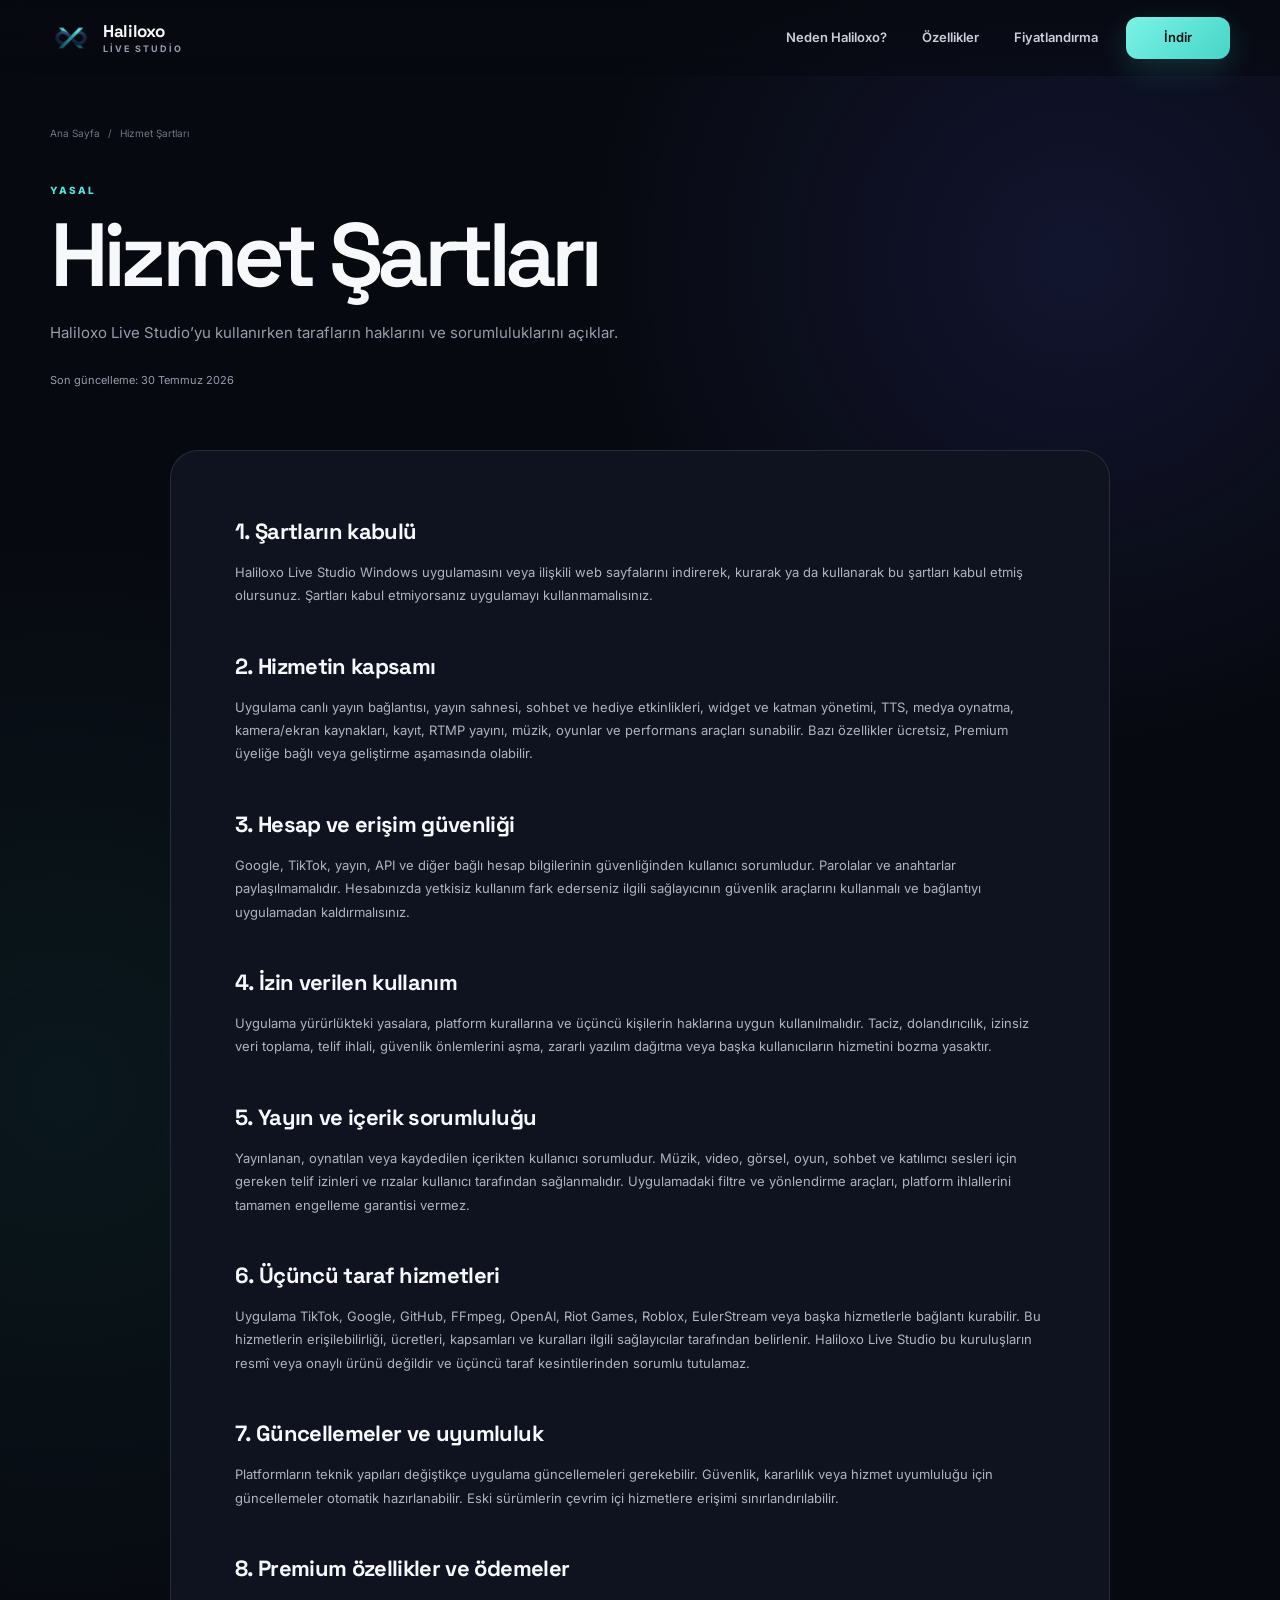
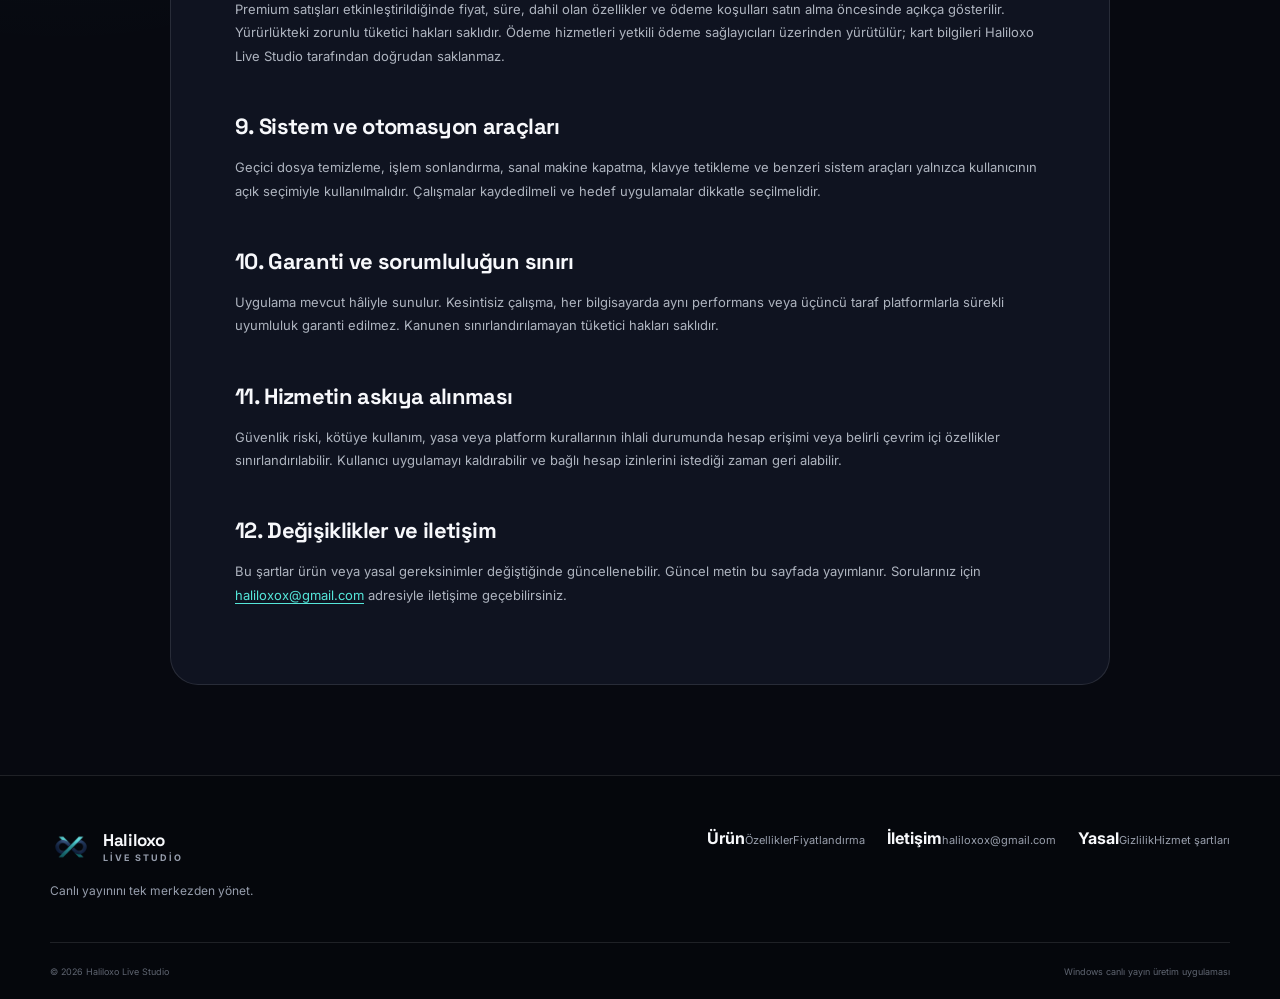
<file: hizmet-sartlari/index.html>
<!doctype html>
<html lang="tr">
<head>
  <meta charset="utf-8">
  <meta name="viewport" content="width=device-width,initial-scale=1">
  <title>Hizmet Şartları | Haliloxo Live Studio</title>
  <meta name="description" content="Haliloxo Live Studio uygulamasının kullanım şartları, hesap güvenliği, içerik sorumluluğu, üçüncü taraf hizmetleri ve destek koşulları.">
  <meta name="robots" content="index,follow">
  <meta name="theme-color" content="#07101f">
  <link rel="canonical" href="https://haliloxo.com/hizmet-sartlari/">
  <link rel="icon" href="/assets/favicon-48.png" sizes="48x48" type="image/png">
  <link rel="stylesheet" href="/styles.css?v=20260731-4">
  <script type="application/ld+json">
  {"@context":"https://schema.org","@type":"BreadcrumbList","itemListElement":[{"@type":"ListItem","position":1,"name":"Ana Sayfa","item":"https://haliloxo.com/"},{"@type":"ListItem","position":2,"name":"Hizmet Şartları","item":"https://haliloxo.com/hizmet-sartlari/"}]}
  </script>
</head>
<body>
  <a class="skip-link" href="#main">İçeriğe geç</a>
  <header class="site-header" data-header><div class="shell header-inner"><a class="brand" href="/" aria-label="Haliloxo Live Studio ana sayfa"><img src="/assets/oxo-logo-192.png" width="42" height="42" alt=""><span class="brand-copy"><strong>Haliloxo</strong><small>Live Studio</small></span></a><button class="nav-toggle" type="button" aria-expanded="false" aria-controls="main-nav" data-nav-toggle><span></span><span></span><span></span><span class="sr-only">Menüyü aç</span></button><nav class="main-nav" id="main-nav" aria-label="Ana menü" data-nav><a href="/#neden">Neden Haliloxo?</a><a href="/ozellikler/">Özellikler</a><a href="/#fiyatlandirma">Fiyatlandırma</a><button class="nav-download" type="button" data-installer-download>İndir</button></nav></div></header>
  <main class="page-main" id="main">
    <div class="shell breadcrumbs"><a href="/">Ana Sayfa</a><span>/</span><span>Hizmet Şartları</span></div>
    <section class="legal-hero shell reveal"><span class="section-label">YASAL</span><h1>Hizmet Şartları</h1><p>Haliloxo Live Studio’yu kullanırken tarafların haklarını ve sorumluluklarını açıklar.</p><p class="legal-date">Son güncelleme: 30 Temmuz 2026</p></section>
    <section class="legal-wrap shell">
      <article class="legal-content reveal">
        <h2>1. Şartların kabulü</h2>
        <p>Haliloxo Live Studio Windows uygulamasını veya ilişkili web sayfalarını indirerek, kurarak ya da kullanarak bu şartları kabul etmiş olursunuz. Şartları kabul etmiyorsanız uygulamayı kullanmamalısınız.</p>

        <h2>2. Hizmetin kapsamı</h2>
        <p>Uygulama canlı yayın bağlantısı, yayın sahnesi, sohbet ve hediye etkinlikleri, widget ve katman yönetimi, TTS, medya oynatma, kamera/ekran kaynakları, kayıt, RTMP yayını, müzik, oyunlar ve performans araçları sunabilir. Bazı özellikler ücretsiz, Premium üyeliğe bağlı veya geliştirme aşamasında olabilir.</p>

        <h2>3. Hesap ve erişim güvenliği</h2>
        <p>Google, TikTok, yayın, API ve diğer bağlı hesap bilgilerinin güvenliğinden kullanıcı sorumludur. Parolalar ve anahtarlar paylaşılmamalıdır. Hesabınızda yetkisiz kullanım fark ederseniz ilgili sağlayıcının güvenlik araçlarını kullanmalı ve bağlantıyı uygulamadan kaldırmalısınız.</p>

        <h2>4. İzin verilen kullanım</h2>
        <p>Uygulama yürürlükteki yasalara, platform kurallarına ve üçüncü kişilerin haklarına uygun kullanılmalıdır. Taciz, dolandırıcılık, izinsiz veri toplama, telif ihlali, güvenlik önlemlerini aşma, zararlı yazılım dağıtma veya başka kullanıcıların hizmetini bozma yasaktır.</p>

        <h2>5. Yayın ve içerik sorumluluğu</h2>
        <p>Yayınlanan, oynatılan veya kaydedilen içerikten kullanıcı sorumludur. Müzik, video, görsel, oyun, sohbet ve katılımcı sesleri için gereken telif izinleri ve rızalar kullanıcı tarafından sağlanmalıdır. Uygulamadaki filtre ve yönlendirme araçları, platform ihlallerini tamamen engelleme garantisi vermez.</p>

        <h2>6. Üçüncü taraf hizmetleri</h2>
        <p>Uygulama TikTok, Google, GitHub, FFmpeg, OpenAI, Riot Games, Roblox, EulerStream veya başka hizmetlerle bağlantı kurabilir. Bu hizmetlerin erişilebilirliği, ücretleri, kapsamları ve kuralları ilgili sağlayıcılar tarafından belirlenir. Haliloxo Live Studio bu kuruluşların resmî veya onaylı ürünü değildir ve üçüncü taraf kesintilerinden sorumlu tutulamaz.</p>

        <h2>7. Güncellemeler ve uyumluluk</h2>
        <p>Platformların teknik yapıları değiştikçe uygulama güncellemeleri gerekebilir. Güvenlik, kararlılık veya hizmet uyumluluğu için güncellemeler otomatik hazırlanabilir. Eski sürümlerin çevrim içi hizmetlere erişimi sınırlandırılabilir.</p>

        <h2>8. Premium özellikler ve ödemeler</h2>
        <p>Premium satışları etkinleştirildiğinde fiyat, süre, dahil olan özellikler ve ödeme koşulları satın alma öncesinde açıkça gösterilir. Yürürlükteki zorunlu tüketici hakları saklıdır. Ödeme hizmetleri yetkili ödeme sağlayıcıları üzerinden yürütülür; kart bilgileri Haliloxo Live Studio tarafından doğrudan saklanmaz.</p>

        <h2>9. Sistem ve otomasyon araçları</h2>
        <p>Geçici dosya temizleme, işlem sonlandırma, sanal makine kapatma, klavye tetikleme ve benzeri sistem araçları yalnızca kullanıcının açık seçimiyle kullanılmalıdır. Çalışmalar kaydedilmeli ve hedef uygulamalar dikkatle seçilmelidir.</p>

        <h2>10. Garanti ve sorumluluğun sınırı</h2>
        <p>Uygulama mevcut hâliyle sunulur. Kesintisiz çalışma, her bilgisayarda aynı performans veya üçüncü taraf platformlarla sürekli uyumluluk garanti edilmez. Kanunen sınırlandırılamayan tüketici hakları saklıdır.</p>

        <h2>11. Hizmetin askıya alınması</h2>
        <p>Güvenlik riski, kötüye kullanım, yasa veya platform kurallarının ihlali durumunda hesap erişimi veya belirli çevrim içi özellikler sınırlandırılabilir. Kullanıcı uygulamayı kaldırabilir ve bağlı hesap izinlerini istediği zaman geri alabilir.</p>

        <h2>12. Değişiklikler ve iletişim</h2>
        <p>Bu şartlar ürün veya yasal gereksinimler değiştiğinde güncellenebilir. Güncel metin bu sayfada yayımlanır. Sorularınız için <a href="mailto:haliloxox@gmail.com">haliloxox@gmail.com</a> adresiyle iletişime geçebilirsiniz.</p>
      </article>
    </section>
  </main>
  <footer class="site-footer"><div class="shell footer-main"><div><a class="brand footer-brand" href="/"><img src="/assets/oxo-logo-192.png" width="44" height="44" alt=""><span class="brand-copy"><strong>Haliloxo</strong><small>Live Studio</small></span></a><p>Canlı yayınını tek merkezden yönet.</p></div><div class="footer-links"><div><strong>Ürün</strong><a href="/ozellikler/">Özellikler</a><a href="/#fiyatlandirma">Fiyatlandırma</a></div><div><strong>İletişim</strong><a href="mailto:haliloxox@gmail.com">haliloxox@gmail.com</a></div><div><strong>Yasal</strong><a href="/gizlilik-politikasi/">Gizlilik</a><a href="/hizmet-sartlari/">Hizmet şartları</a></div></div></div><div class="shell footer-bottom"><span>© 2026 Haliloxo Live Studio</span><span>Windows canlı yayın üretim uygulaması</span></div></footer>
  <script src="/site.js?v=20260731-3" defer></script>
</body>
</html>
</file>
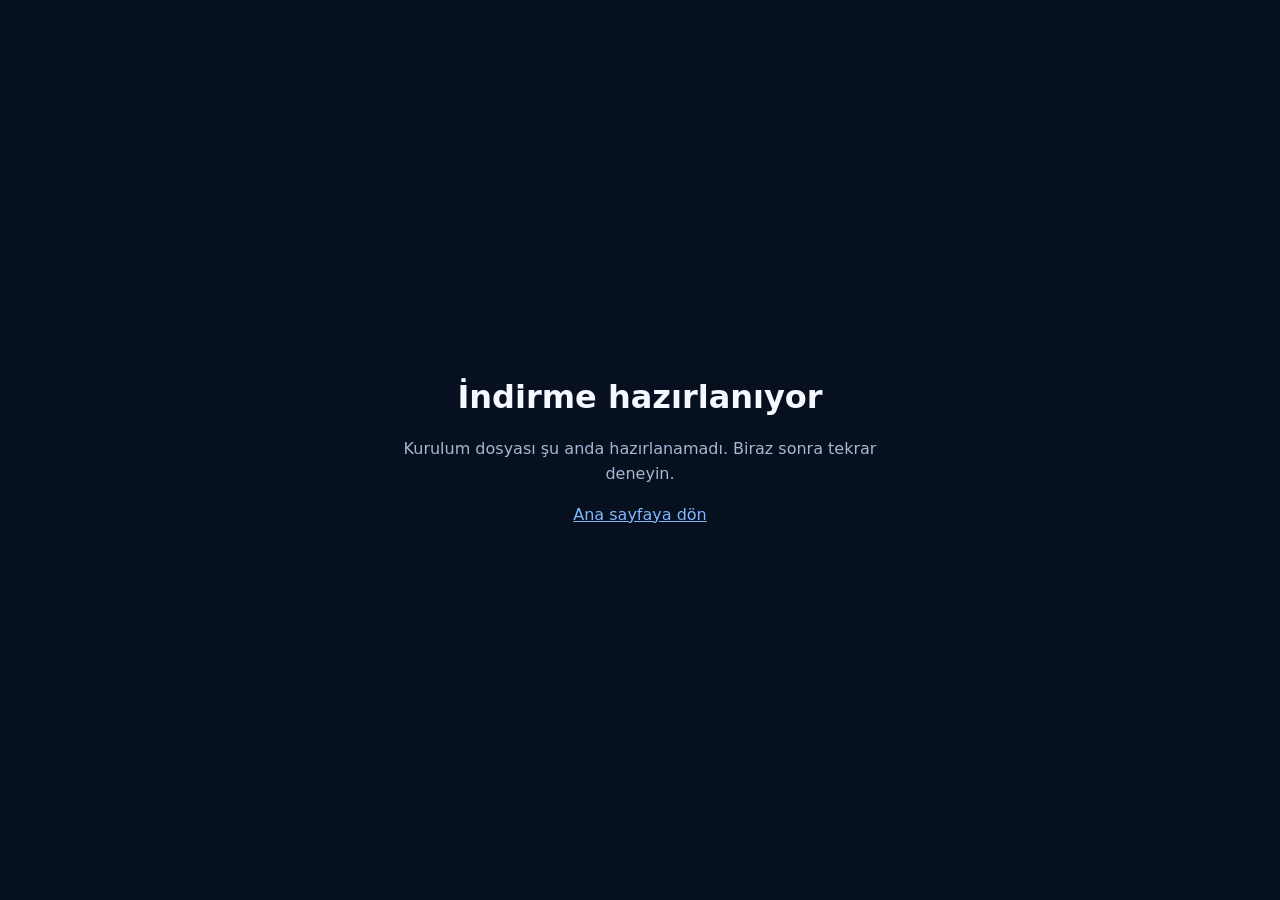
<file: indir/index.html>
<!doctype html>
<html lang="tr">
<head>
  <meta charset="utf-8">
  <meta name="viewport" content="width=device-width,initial-scale=1">
  <meta name="robots" content="noindex">
  <meta name="theme-color" content="#07101f">
  <title>İndirme hazırlanıyor | Haliloxo Live Studio</title>
  <style>
    body { margin: 0; min-height: 100vh; display: grid; place-items: center; background: #07101f; color: #f5f8ff; font: 500 16px system-ui, sans-serif; }
    main { text-align: center; max-width: 32rem; padding: 2rem; }
    p { color: #aab6d2; line-height: 1.55; }
    a { color: #80b7ff; }
  </style>
</head>
<body>
  <main>
    <h1>İndirme hazırlanıyor</h1>
    <p id="status">En güncel Windows kurulum dosyası bulunuyor…</p>
    <p><a href="/">Ana sayfaya dön</a></p>
  </main>
  <script>
    "use strict";
    const endpoint = "https://api.github.com/repos/haliloxox/haliloxostudio/releases/latest";
    const pattern = /^(?:Haliloxo-Kurulum-Baslaticisi|Haliloxo-Live-Studio-Setup-[\w.-]+)\.exe$/i;
    const status = document.querySelector("#status");
    fetch(endpoint, { cache: "no-store", headers: { Accept: "application/vnd.github+json" } })
      .then((response) => {
        if (!response.ok) throw new Error(String(response.status));
        return response.json();
      })
      .then((release) => {
        const installer = (release.assets || []).find((asset) => pattern.test(asset.name || ""));
        if (!installer || !installer.browser_download_url) throw new Error("asset");
        status.textContent = "Kurulum dosyası indiriliyor…";
        location.replace(installer.browser_download_url);
      })
      .catch(() => {
        status.textContent = "Kurulum dosyası şu anda hazırlanamadı. Biraz sonra tekrar deneyin.";
      });
  </script>
</body>
</html>
</file>
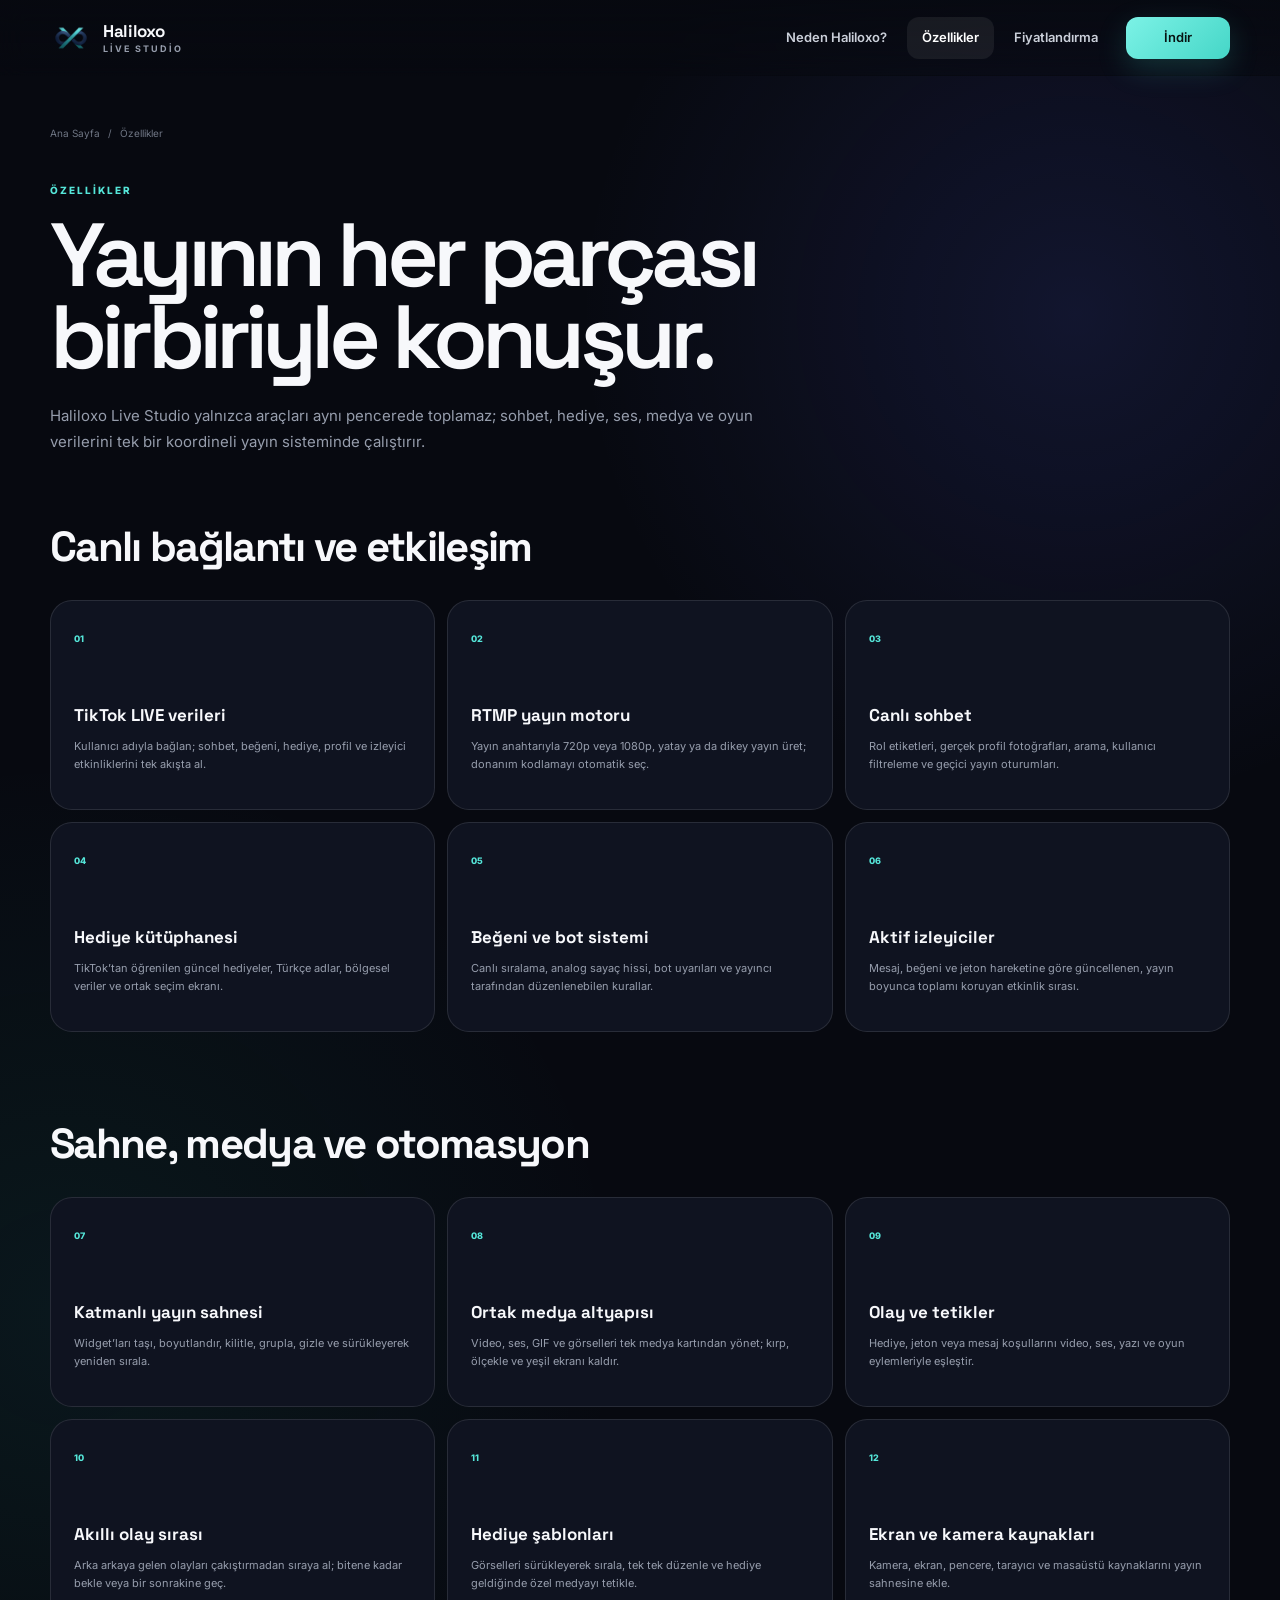
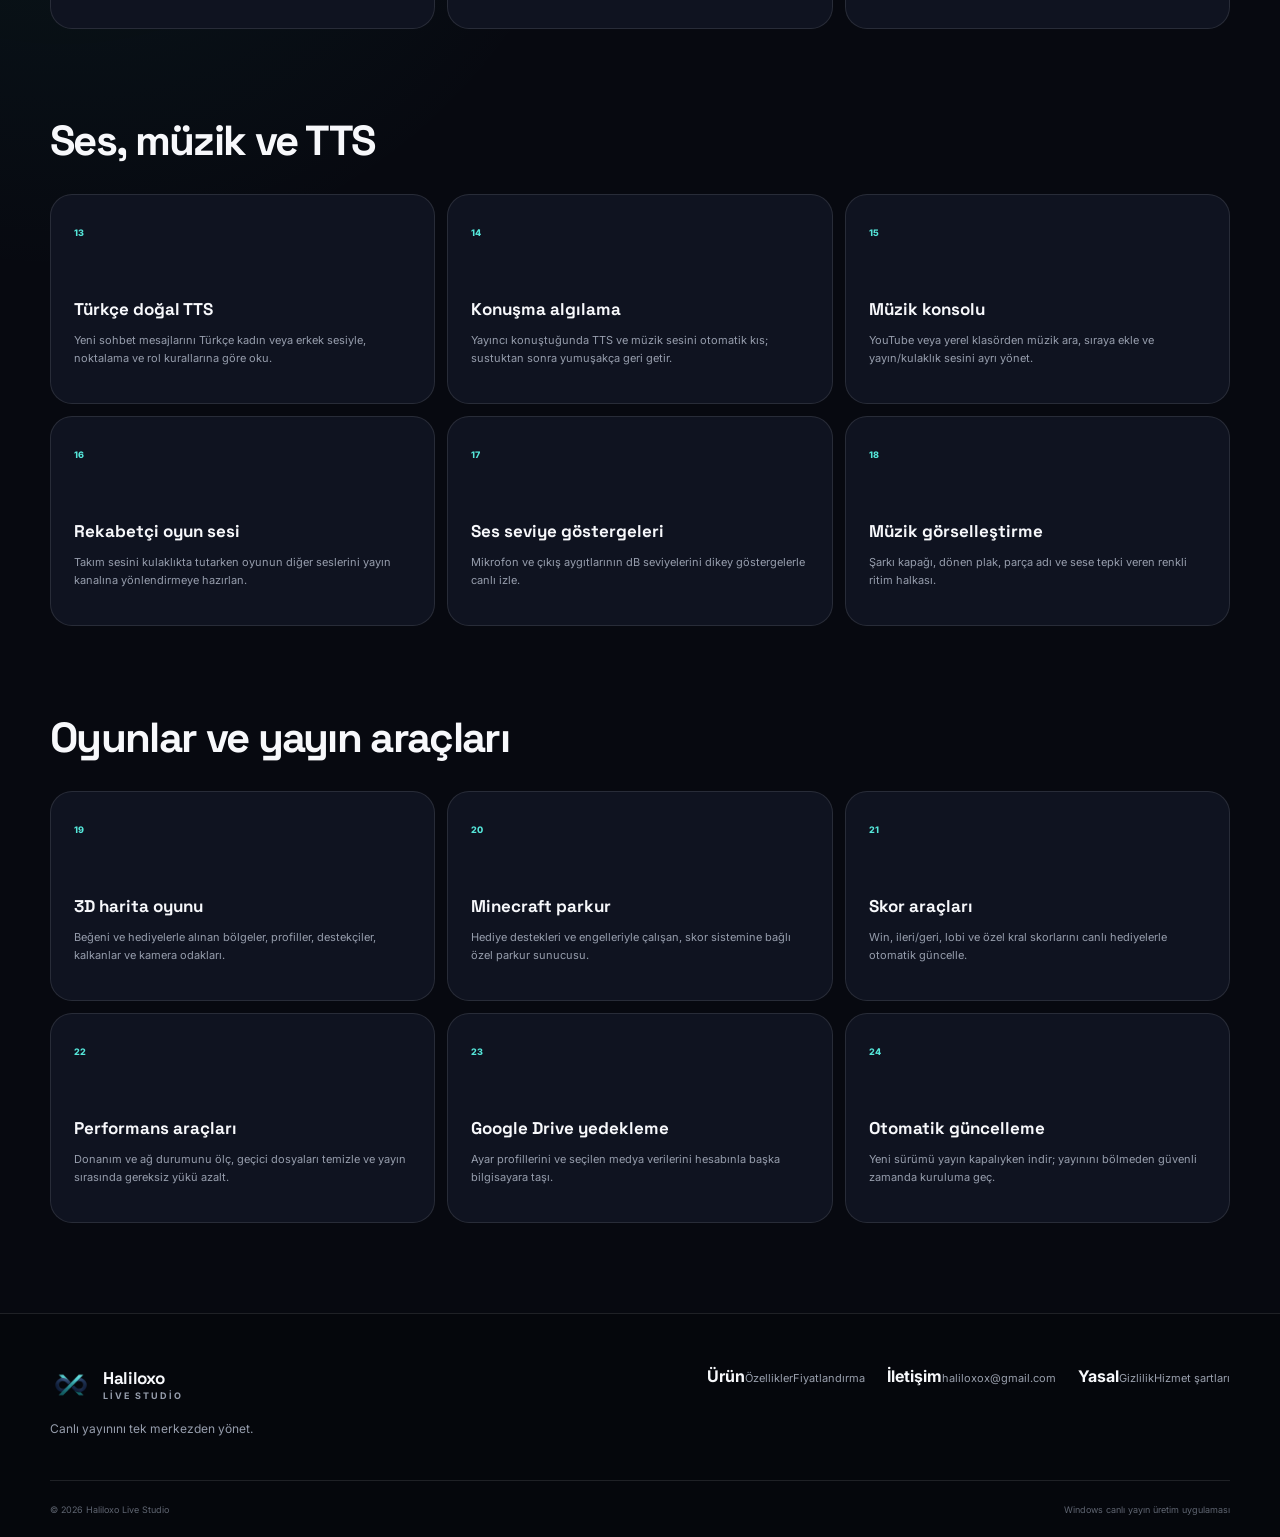
<file: ozellikler/index.html>
<!doctype html>
<html lang="tr">
<head>
  <meta charset="utf-8">
  <meta name="viewport" content="width=device-width,initial-scale=1">
  <title>Özellikler | Haliloxo Live Studio</title>
  <meta name="description" content="Haliloxo Live Studio'nun TikTok LIVE, RTMP, sohbet, TTS, hediyeler, müzik, medya, oyun ve performans özelliklerini keşfedin.">
  <meta name="robots" content="index,follow,max-image-preview:large">
  <meta name="theme-color" content="#07101f">
  <link rel="canonical" href="https://haliloxo.com/ozellikler/">
  <link rel="icon" href="/assets/favicon-48.png" sizes="48x48" type="image/png">
  <link rel="apple-touch-icon" href="/assets/apple-touch-icon.png">
  <link rel="manifest" href="/site.webmanifest">
  <link rel="stylesheet" href="/styles.css?v=20260731-4">
  <meta property="og:type" content="website">
  <meta property="og:locale" content="tr_TR">
  <meta property="og:site_name" content="Haliloxo Live Studio">
  <meta property="og:title" content="Canlı yayın için ihtiyacın olan her şey">
  <meta property="og:description" content="Sohbetten oyunlara, TTS’den medyaya kadar Haliloxo Live Studio özellikleri.">
  <meta property="og:url" content="https://haliloxo.com/ozellikler/">
  <meta property="og:image" content="https://haliloxo.com/assets/haliloxo-live-studio-og.jpg">
  <script type="application/ld+json">
  {
    "@context":"https://schema.org",
    "@type":"BreadcrumbList",
    "itemListElement":[
      {"@type":"ListItem","position":1,"name":"Ana Sayfa","item":"https://haliloxo.com/"},
      {"@type":"ListItem","position":2,"name":"Özellikler","item":"https://haliloxo.com/ozellikler/"}
    ]
  }
  </script>
</head>
<body>
  <a class="skip-link" href="#main">İçeriğe geç</a>
  <header class="site-header" data-header>
    <div class="shell header-inner">
      <a class="brand" href="/" aria-label="Haliloxo Live Studio ana sayfa"><img src="/assets/oxo-logo-192.png" width="42" height="42" alt=""><span class="brand-copy"><strong>Haliloxo</strong><small>Live Studio</small></span></a>
      <button class="nav-toggle" type="button" aria-expanded="false" aria-controls="main-nav" data-nav-toggle><span></span><span></span><span></span><span class="sr-only">Menüyü aç</span></button>
      <nav class="main-nav" id="main-nav" aria-label="Ana menü" data-nav><a href="/#neden">Neden Haliloxo?</a><a href="/ozellikler/" aria-current="page">Özellikler</a><a href="/#fiyatlandirma">Fiyatlandırma</a><button class="nav-download" type="button" data-installer-download>İndir</button></nav>
    </div>
  </header>
  <main class="page-main" id="main">
    <div class="shell breadcrumbs"><a href="/">Ana Sayfa</a><span>/</span><span>Özellikler</span></div>
    <section class="page-hero shell reveal">
      <span class="section-label">ÖZELLİKLER</span>
      <h1>Yayının her parçası birbiriyle konuşur.</h1>
      <p>Haliloxo Live Studio yalnızca araçları aynı pencerede toplamaz; sohbet, hediye, ses, medya ve oyun verilerini tek bir koordineli yayın sisteminde çalıştırır.</p>
    </section>
    <section class="feature-catalog shell">
      <article class="catalog-group reveal">
        <h2>Canlı bağlantı ve etkileşim</h2>
        <div class="catalog-list">
          <article><span>01</span><h3>TikTok LIVE verileri</h3><p>Kullanıcı adıyla bağlan; sohbet, beğeni, hediye, profil ve izleyici etkinliklerini tek akışta al.</p></article>
          <article><span>02</span><h3>RTMP yayın motoru</h3><p>Yayın anahtarıyla 720p veya 1080p, yatay ya da dikey yayın üret; donanım kodlamayı otomatik seç.</p></article>
          <article><span>03</span><h3>Canlı sohbet</h3><p>Rol etiketleri, gerçek profil fotoğrafları, arama, kullanıcı filtreleme ve geçici yayın oturumları.</p></article>
          <article><span>04</span><h3>Hediye kütüphanesi</h3><p>TikTok’tan öğrenilen güncel hediyeler, Türkçe adlar, bölgesel veriler ve ortak seçim ekranı.</p></article>
          <article><span>05</span><h3>Beğeni ve bot sistemi</h3><p>Canlı sıralama, analog sayaç hissi, bot uyarıları ve yayıncı tarafından düzenlenebilen kurallar.</p></article>
          <article><span>06</span><h3>Aktif izleyiciler</h3><p>Mesaj, beğeni ve jeton hareketine göre güncellenen, yayın boyunca toplamı koruyan etkinlik sırası.</p></article>
        </div>
      </article>
      <article class="catalog-group reveal">
        <h2>Sahne, medya ve otomasyon</h2>
        <div class="catalog-list">
          <article><span>07</span><h3>Katmanlı yayın sahnesi</h3><p>Widget’ları taşı, boyutlandır, kilitle, grupla, gizle ve sürükleyerek yeniden sırala.</p></article>
          <article><span>08</span><h3>Ortak medya altyapısı</h3><p>Video, ses, GIF ve görselleri tek medya kartından yönet; kırp, ölçekle ve yeşil ekranı kaldır.</p></article>
          <article><span>09</span><h3>Olay ve tetikler</h3><p>Hediye, jeton veya mesaj koşullarını video, ses, yazı ve oyun eylemleriyle eşleştir.</p></article>
          <article><span>10</span><h3>Akıllı olay sırası</h3><p>Arka arkaya gelen olayları çakıştırmadan sıraya al; bitene kadar bekle veya bir sonrakine geç.</p></article>
          <article><span>11</span><h3>Hediye şablonları</h3><p>Görselleri sürükleyerek sırala, tek tek düzenle ve hediye geldiğinde özel medyayı tetikle.</p></article>
          <article><span>12</span><h3>Ekran ve kamera kaynakları</h3><p>Kamera, ekran, pencere, tarayıcı ve masaüstü kaynaklarını yayın sahnesine ekle.</p></article>
        </div>
      </article>
      <article class="catalog-group reveal">
        <h2>Ses, müzik ve TTS</h2>
        <div class="catalog-list">
          <article><span>13</span><h3>Türkçe doğal TTS</h3><p>Yeni sohbet mesajlarını Türkçe kadın veya erkek sesiyle, noktalama ve rol kurallarına göre oku.</p></article>
          <article><span>14</span><h3>Konuşma algılama</h3><p>Yayıncı konuştuğunda TTS ve müzik sesini otomatik kıs; sustuktan sonra yumuşakça geri getir.</p></article>
          <article><span>15</span><h3>Müzik konsolu</h3><p>YouTube veya yerel klasörden müzik ara, sıraya ekle ve yayın/kulaklık sesini ayrı yönet.</p></article>
          <article><span>16</span><h3>Rekabetçi oyun sesi</h3><p>Takım sesini kulaklıkta tutarken oyunun diğer seslerini yayın kanalına yönlendirmeye hazırlan.</p></article>
          <article><span>17</span><h3>Ses seviye göstergeleri</h3><p>Mikrofon ve çıkış aygıtlarının dB seviyelerini dikey göstergelerle canlı izle.</p></article>
          <article><span>18</span><h3>Müzik görselleştirme</h3><p>Şarkı kapağı, dönen plak, parça adı ve sese tepki veren renkli ritim halkası.</p></article>
        </div>
      </article>
      <article class="catalog-group reveal">
        <h2>Oyunlar ve yayın araçları</h2>
        <div class="catalog-list">
          <article><span>19</span><h3>3D harita oyunu</h3><p>Beğeni ve hediyelerle alınan bölgeler, profiller, destekçiler, kalkanlar ve kamera odakları.</p></article>
          <article><span>20</span><h3>Minecraft parkur</h3><p>Hediye destekleri ve engelleriyle çalışan, skor sistemine bağlı özel parkur sunucusu.</p></article>
          <article><span>21</span><h3>Skor araçları</h3><p>Win, ileri/geri, lobi ve özel kral skorlarını canlı hediyelerle otomatik güncelle.</p></article>
          <article><span>22</span><h3>Performans araçları</h3><p>Donanım ve ağ durumunu ölç, geçici dosyaları temizle ve yayın sırasında gereksiz yükü azalt.</p></article>
          <article><span>23</span><h3>Google Drive yedekleme</h3><p>Ayar profillerini ve seçilen medya verilerini hesabınla başka bilgisayara taşı.</p></article>
          <article><span>24</span><h3>Otomatik güncelleme</h3><p>Yeni sürümü yayın kapalıyken indir; yayınını bölmeden güvenli zamanda kuruluma geç.</p></article>
        </div>
      </article>
    </section>
  </main>
  <footer class="site-footer"><div class="shell footer-main"><div><a class="brand footer-brand" href="/"><img src="/assets/oxo-logo-192.png" width="44" height="44" alt=""><span class="brand-copy"><strong>Haliloxo</strong><small>Live Studio</small></span></a><p>Canlı yayınını tek merkezden yönet.</p></div><div class="footer-links"><div><strong>Ürün</strong><a href="/ozellikler/">Özellikler</a><a href="/#fiyatlandirma">Fiyatlandırma</a></div><div><strong>İletişim</strong><a href="mailto:haliloxox@gmail.com">haliloxox@gmail.com</a></div><div><strong>Yasal</strong><a href="/gizlilik-politikasi/">Gizlilik</a><a href="/hizmet-sartlari/">Hizmet şartları</a></div></div></div><div class="shell footer-bottom"><span>© 2026 Haliloxo Live Studio</span><span>Windows canlı yayın üretim uygulaması</span></div></footer>
  <script src="/site.js?v=20260731-3" defer></script>
</body>
</html>
</file>
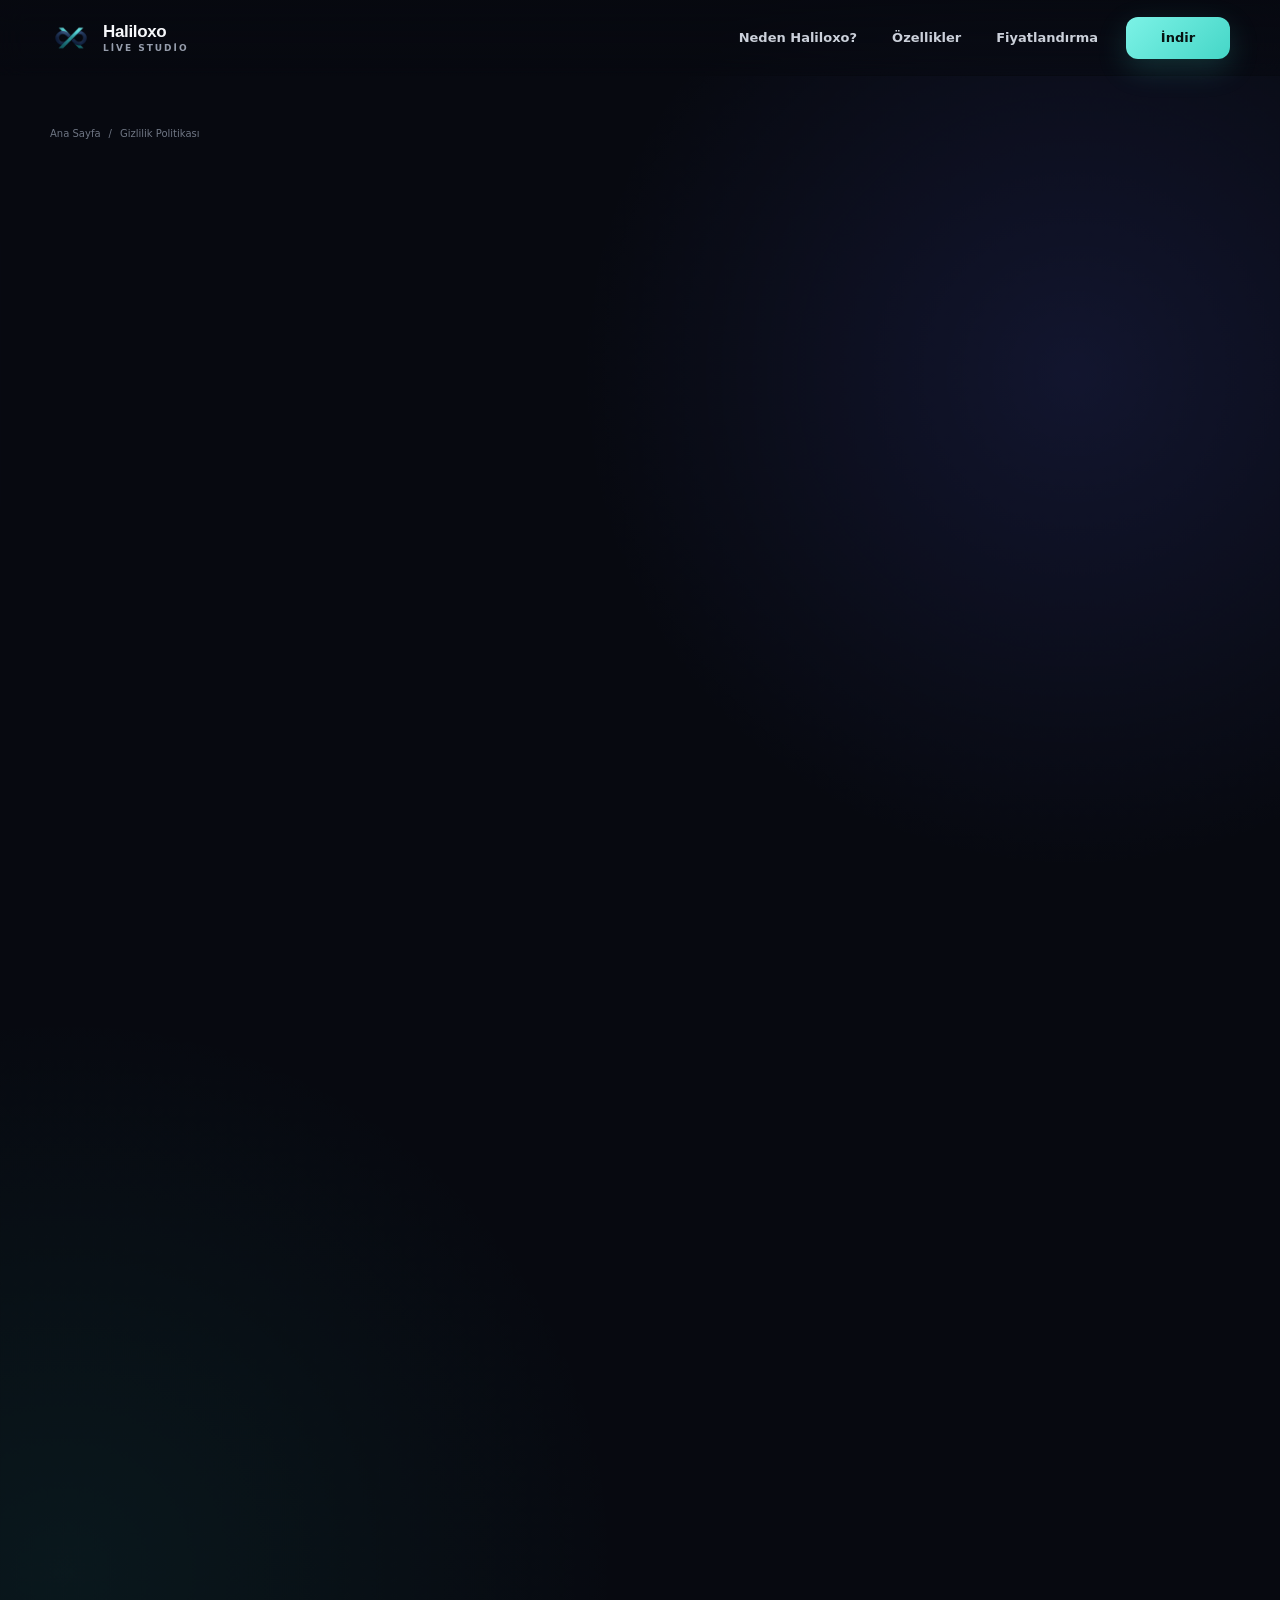
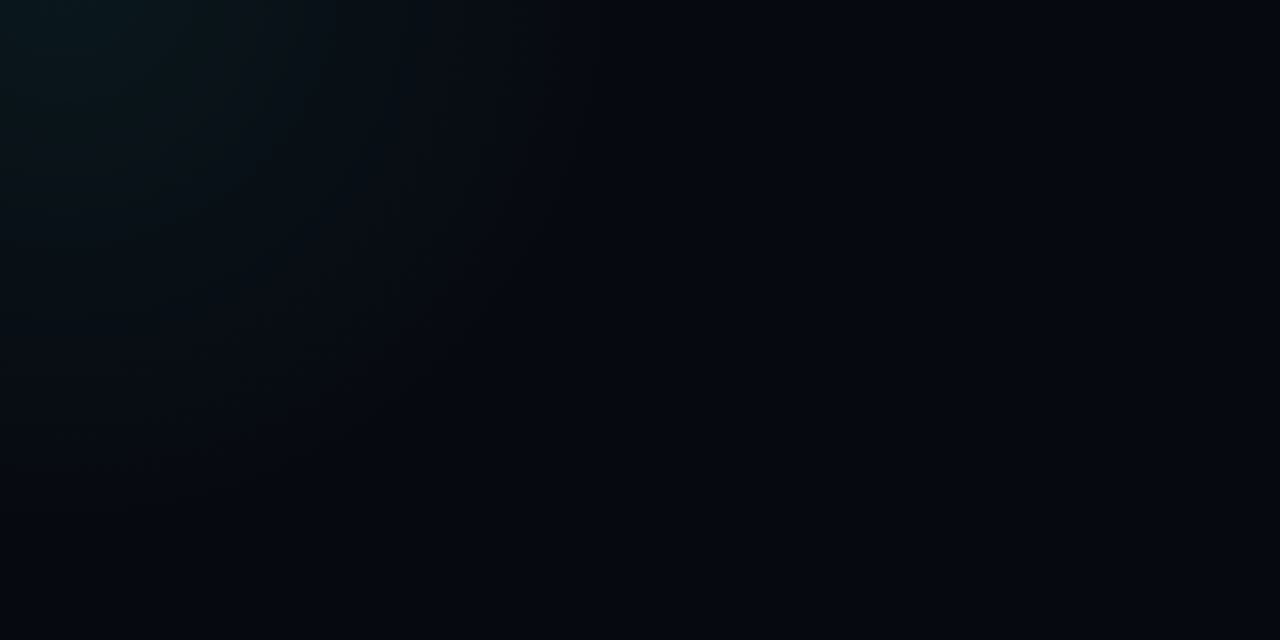
<file: gizlilik-politikasi.html>
<!doctype html>
<html lang="tr">
<head>
  <meta charset="utf-8">
  <meta name="viewport" content="width=device-width,initial-scale=1">
  <meta name="robots" content="noindex,follow">
  <meta name="description" content="Google, TikTok ve Riot/VALORANT verileri için Haliloxo Live Studio gizlilik politikası.">
  <link rel="canonical" href="https://haliloxo.com/gizlilik-politikasi/">
  <meta http-equiv="refresh" content="0;url=/gizlilik-politikasi/">
  <title>Gizlilik Politikası | Haliloxo Live Studio</title>
</head>
<body class="redirect-page"><p>Yeni gizlilik politikası sayfasına yönlendiriliyorsunuz. <a href="/gizlilik-politikasi/">Devam et</a></p></body>
</html>
</file>
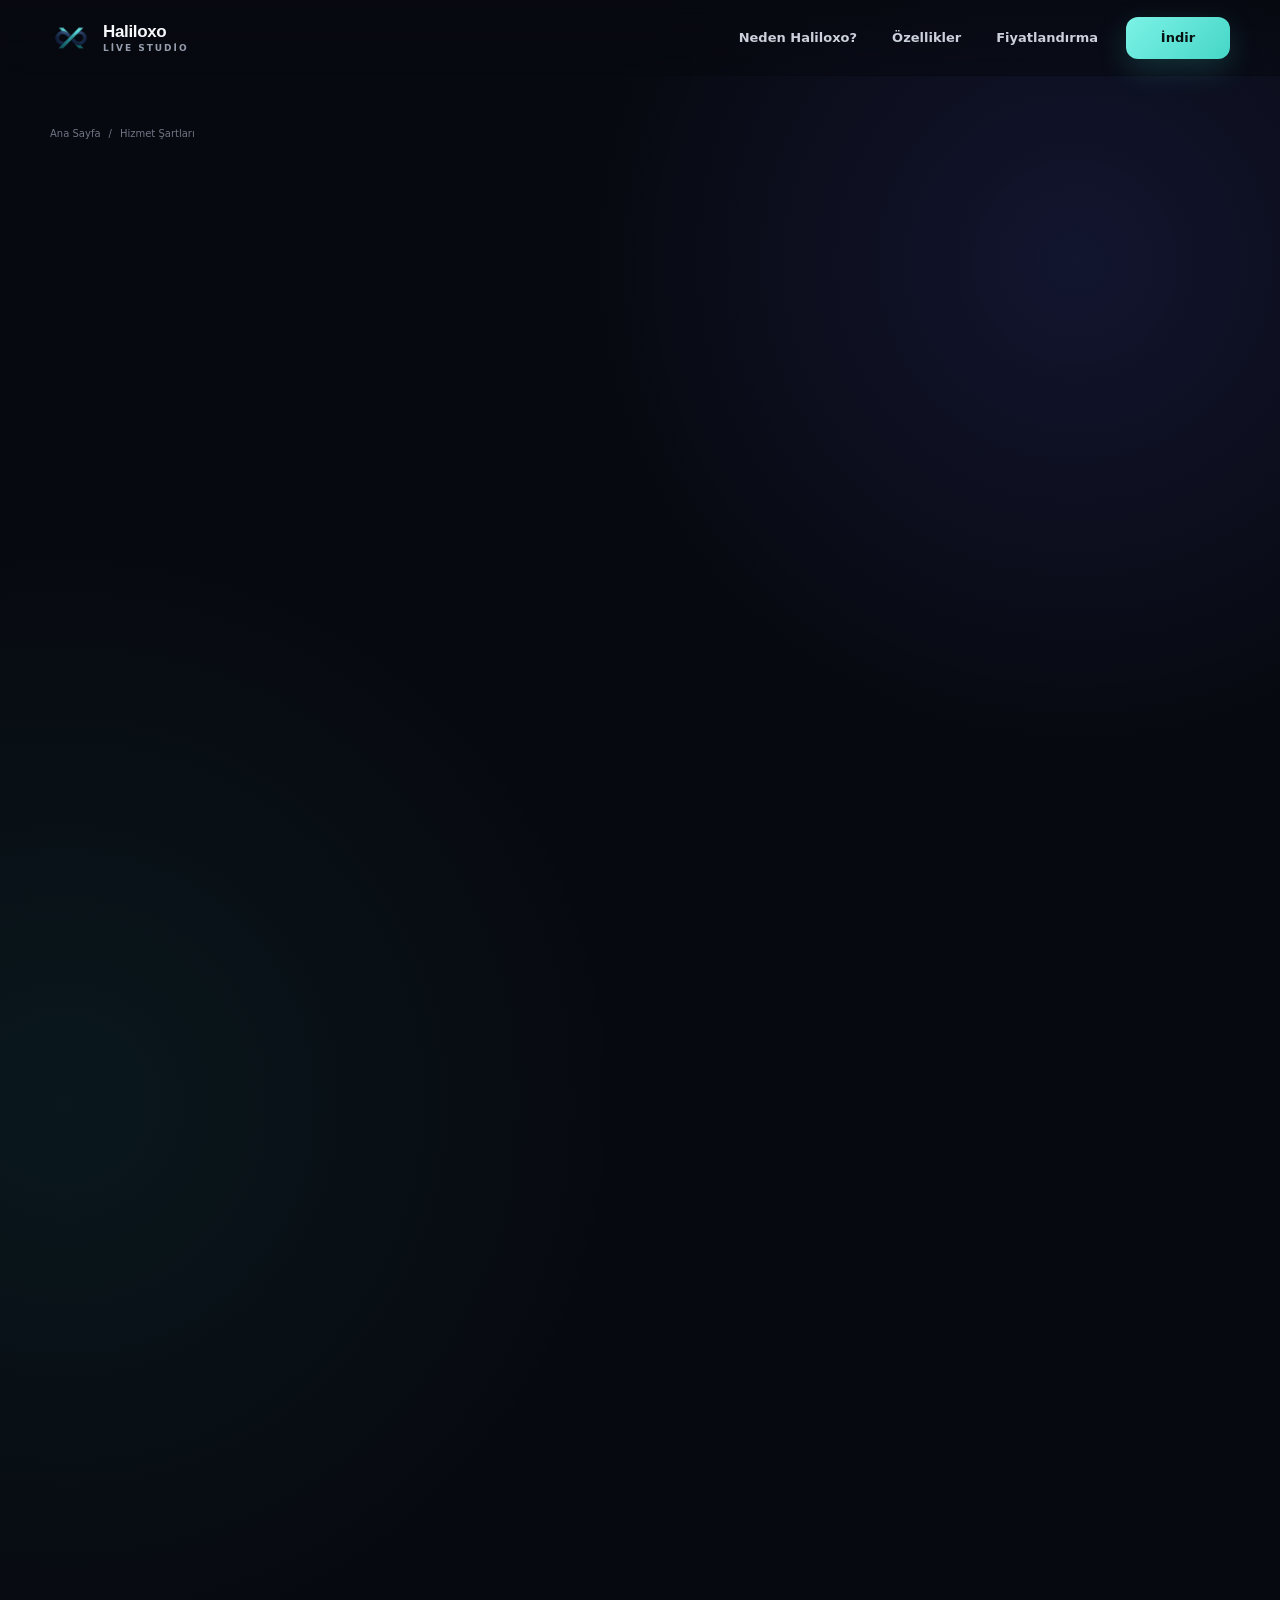
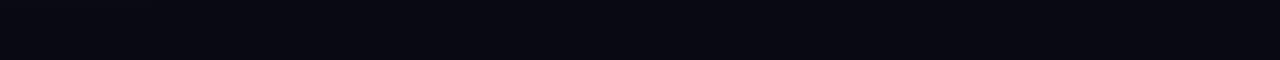
<file: hizmet-sartlari.html>
<!doctype html>
<html lang="tr">
<head>
  <meta charset="utf-8">
  <meta name="viewport" content="width=device-width,initial-scale=1">
  <meta name="robots" content="noindex,follow">
  <link rel="canonical" href="https://haliloxo.com/hizmet-sartlari/">
  <meta http-equiv="refresh" content="0;url=/hizmet-sartlari/">
  <title>Hizmet Şartları | Haliloxo Live Studio</title>
</head>
<body class="redirect-page"><p>Yeni hizmet şartları sayfasına yönlendiriliyorsunuz. <a href="/hizmet-sartlari/">Devam et</a></p></body>
</html>
</file>
<file: styles.css>
@import url("https://fonts.googleapis.com/css2?family=Inter:wght@400;500;600;700;800&family=Space+Grotesk:wght@500;600;700&display=swap");

:root {
  --bg: #070910;
  --bg-soft: #0b0e18;
  --panel: #0f1320;
  --panel-2: #141927;
  --line: rgba(255, 255, 255, .105);
  --line-strong: rgba(255, 255, 255, .18);
  --text: #f7f8fb;
  --muted: #969dac;
  --cyan: #55e6d9;
  --blue: #748dff;
  --violet: #ad75ff;
  --gold: #f3c96b;
  --danger: #ff6e7f;
  --shell: min(1180px, calc(100vw - 44px));
  --radius: 28px;
  --ease: cubic-bezier(.2, .8, .2, 1);
}

* {
  box-sizing: border-box;
}

html {
  color-scheme: dark;
  scroll-behavior: smooth;
  background: var(--bg);
}

body {
  margin: 0;
  min-width: 320px;
  overflow-x: hidden;
  color: var(--text);
  background:
    radial-gradient(circle at 84% 10%, rgba(93, 105, 255, .13), transparent 31rem),
    radial-gradient(circle at 5% 42%, rgba(41, 219, 197, .07), transparent 35rem),
    var(--bg);
  font-family: Inter, system-ui, -apple-system, BlinkMacSystemFont, "Segoe UI", sans-serif;
  line-height: 1.5;
  -webkit-font-smoothing: antialiased;
  text-rendering: optimizeLegibility;
}

body,
button,
a,
img,
video {
  -webkit-user-drag: none;
}

body {
  user-select: none;
}

a {
  color: inherit;
  text-decoration: none;
}

button,
input,
textarea,
select {
  font: inherit;
}

button {
  color: inherit;
}

img,
video {
  display: block;
  max-width: 100%;
}

.shell {
  width: var(--shell);
  margin-inline: auto;
}

.sr-only {
  position: absolute;
  width: 1px;
  height: 1px;
  padding: 0;
  margin: -1px;
  overflow: hidden;
  clip: rect(0, 0, 0, 0);
  white-space: nowrap;
  border: 0;
}

.skip-link {
  position: fixed;
  z-index: 1000;
  top: 10px;
  left: 10px;
  padding: 10px 16px;
  color: #071013;
  background: var(--cyan);
  border-radius: 10px;
  transform: translateY(-150%);
  transition: transform .2s ease;
}

.skip-link:focus {
  transform: translateY(0);
}

.site-header {
  position: fixed;
  z-index: 100;
  inset: 0 0 auto;
  height: 76px;
  border-bottom: 1px solid transparent;
  background: linear-gradient(to bottom, rgba(7, 9, 16, .84), rgba(7, 9, 16, .54));
  backdrop-filter: blur(14px);
  transition: height .25s ease, background .25s ease, border-color .25s ease;
}

.site-header.is-scrolled {
  height: 66px;
  border-color: var(--line);
  background: rgba(7, 9, 16, .94);
}

.header-inner {
  height: 100%;
  display: flex;
  align-items: center;
  justify-content: space-between;
  gap: 28px;
}

.brand {
  display: inline-flex;
  align-items: center;
  gap: 11px;
  flex: 0 0 auto;
}

.brand img {
  width: 42px;
  height: 42px;
  object-fit: contain;
}

.brand-copy {
  display: grid;
  line-height: 1;
}

.brand-copy strong {
  font-family: "Space Grotesk", sans-serif;
  font-size: 17px;
  letter-spacing: -.02em;
}

.brand-copy small {
  margin-top: 4px;
  color: var(--muted);
  font-size: 9px;
  font-weight: 700;
  letter-spacing: .22em;
  text-transform: uppercase;
}

.main-nav {
  display: flex;
  align-items: center;
  gap: 5px;
}

.main-nav > a,
.nav-download {
  min-height: 42px;
  display: inline-flex;
  align-items: center;
  justify-content: center;
  padding: 0 15px;
  border: 0;
  border-radius: 12px;
  color: #cbd0da;
  background: transparent;
  font-size: 13px;
  font-weight: 600;
  cursor: pointer;
  transition: color .2s ease, background .2s ease, transform .2s ease;
}

.main-nav > a:hover,
.main-nav > a[aria-current="page"] {
  color: #fff;
  background: rgba(255, 255, 255, .065);
}

.nav-download {
  min-width: 104px;
  margin-left: 8px;
  gap: 7px;
  color: #071312;
  background: linear-gradient(135deg, #7cf2e6, #45d6c7);
  box-shadow: 0 10px 30px rgba(65, 219, 204, .18);
}

.nav-download:hover {
  transform: translateY(-2px);
  background: linear-gradient(135deg, #9afff5, #56e5d6);
}

.nav-download small {
  font-size: 8px;
  font-weight: 800;
  opacity: .6;
}

.nav-toggle {
  display: none;
  width: 44px;
  height: 44px;
  padding: 11px;
  border: 1px solid var(--line);
  border-radius: 12px;
  background: var(--panel);
  cursor: pointer;
}

.nav-toggle > span:not(.sr-only) {
  display: block;
  height: 2px;
  margin: 4px 0;
  background: currentColor;
  border-radius: 3px;
  transition: transform .25s ease, opacity .25s ease;
}

.hero {
  min-height: 100vh;
  padding-top: 140px;
  padding-bottom: 112px;
  display: grid;
  grid-template-columns: minmax(0, 1fr) 320px;
  gap: 44px 54px;
  align-items: end;
}

.hero-copy {
  align-self: center;
  max-width: 720px;
}

.eyebrow {
  margin: 0 0 20px;
  display: flex;
  align-items: center;
  gap: 10px;
  color: var(--cyan);
  font-size: 11px;
  font-weight: 800;
  letter-spacing: .2em;
  text-transform: uppercase;
}

.eyebrow > span {
  width: 30px;
  height: 1px;
  background: currentColor;
  box-shadow: 0 0 12px currentColor;
}

.hero h1,
.section-heading h2,
.final-statement h2,
.page-hero h1,
.legal-hero h1 {
  margin: 0;
  font-family: "Space Grotesk", sans-serif;
  font-weight: 600;
  letter-spacing: -.065em;
  line-height: .92;
}

.hero h1 {
  font-size: clamp(68px, 9.4vw, 134px);
}

.hero h1 em,
.section-heading h2 em,
.final-statement h2 em {
  color: transparent;
  background: linear-gradient(105deg, var(--cyan), #7aa7ff 55%, var(--violet));
  background-clip: text;
  -webkit-background-clip: text;
  font-style: normal;
}

.hero-lead {
  max-width: 610px;
  margin: 30px 0 24px;
  color: #b5bbc7;
  font-size: clamp(16px, 1.5vw, 20px);
  line-height: 1.65;
}

.hero-points {
  display: flex;
  flex-wrap: wrap;
  gap: 9px;
}

.hero-points span {
  padding: 8px 11px;
  border: 1px solid var(--line);
  border-radius: 999px;
  color: #c7ccd5;
  background: rgba(255, 255, 255, .025);
  font-size: 11px;
  font-weight: 700;
}

.hero-brand {
  position: relative;
  z-index: 1;
  display: grid;
  justify-items: center;
  align-self: center;
  padding: 26px 20px 22px;
  border: 1px solid var(--line);
  border-radius: 34px;
  background:
    linear-gradient(145deg, rgba(255, 255, 255, .065), transparent 45%),
    rgba(12, 15, 25, .72);
  overflow: hidden;
}

.hero-brand::before {
  content: "";
  position: absolute;
  inset: -40% 10% auto;
  height: 280px;
  background: radial-gradient(circle, rgba(90, 232, 217, .15), transparent 68%);
  pointer-events: none;
}

.logo-orbit {
  position: relative;
  width: 220px;
  aspect-ratio: 1;
  display: grid;
  place-items: center;
}

.logo-orbit img {
  position: relative;
  z-index: 2;
  width: 178px;
  filter: drop-shadow(0 18px 30px rgba(0, 0, 0, .36));
}

.logo-orbit > span {
  position: absolute;
  inset: 8px;
  border: 1px solid rgba(103, 228, 217, .28);
  border-radius: 50%;
}

.logo-orbit > span:nth-child(2) {
  inset: 23px;
  border-style: dashed;
  animation: orbit 20s linear infinite;
}

.logo-orbit > span:nth-child(3) {
  inset: 41px;
  border-color: rgba(139, 120, 255, .24);
  animation: orbit 13s linear infinite reverse;
}

.hero-brand > p {
  margin: 3px 0 18px;
  font-family: "Space Grotesk", sans-serif;
  font-size: 13px;
  font-weight: 800;
  letter-spacing: .16em;
}

.hero-brand > p span {
  color: var(--cyan);
}

.primary-download {
  width: 100%;
  min-height: 65px;
  display: flex;
  align-items: center;
  gap: 13px;
  padding: 11px 16px;
  border: 0;
  border-radius: 18px;
  color: #071211;
  background: linear-gradient(135deg, #9bfff4, #4bd9cb);
  box-shadow: 0 15px 38px rgba(67, 224, 208, .18);
  text-align: left;
  cursor: pointer;
  transition: transform .24s var(--ease), box-shadow .24s ease;
}

.primary-download:hover {
  transform: translateY(-3px);
  box-shadow: 0 19px 44px rgba(67, 224, 208, .26);
}

.primary-download:active {
  transform: translateY(0) scale(.985);
}

.download-symbol {
  width: 39px;
  height: 39px;
  display: grid;
  place-items: center;
  border-radius: 12px;
  color: #eafffc;
  background: #0c2927;
  font-size: 22px;
}

.primary-download > span:last-child {
  display: grid;
  min-width: 0;
}

.primary-download strong {
  font-size: 14px;
  font-weight: 800;
}

.primary-download small {
  margin-top: 3px;
  color: rgba(7, 18, 17, .62);
  font-size: 9px;
  font-style: normal;
}

.primary-download b,
.primary-download i {
  font-style: normal;
  font-weight: 800;
}

.download-note {
  margin-top: 10px;
  color: var(--muted);
  font-size: 9px;
}

.product-film {
  grid-column: 1 / -1;
  margin: 12px 0 0;
  border: 1px solid var(--line-strong);
  border-radius: 30px;
  background: #090b12;
  box-shadow: 0 42px 100px rgba(0, 0, 0, .42);
  overflow: hidden;
}

.film-chrome {
  height: 48px;
  display: flex;
  align-items: center;
  gap: 8px;
  padding: 0 18px;
  border-bottom: 1px solid var(--line);
  color: #838a99;
  background: #0c0f18;
}

.film-chrome > span {
  width: 8px;
  height: 8px;
  border-radius: 50%;
  background: #293040;
}

.film-chrome > span:first-child {
  background: #ff6878;
}

.film-chrome > span:nth-child(2) {
  background: #f1bd5c;
}

.film-chrome > span:nth-child(3) {
  background: #4dd7a1;
}

.film-chrome b {
  margin-left: 10px;
  font-size: 9px;
  letter-spacing: .18em;
}

.film-chrome em {
  margin-left: auto;
  font-size: 8px;
  font-style: normal;
  font-weight: 700;
  letter-spacing: .12em;
}

.film-stage {
  position: relative;
  aspect-ratio: 16 / 9;
  background:
    radial-gradient(circle at 48% 40%, rgba(75, 100, 160, .18), transparent 34%),
    #080a10;
  overflow: hidden;
}

.product-film figcaption {
  min-height: 82px;
  display: grid;
  grid-template-columns: 48px minmax(0, 1fr) auto;
  gap: 18px;
  align-items: center;
  padding: 16px 21px;
  border-top: 1px solid var(--line);
}

.product-film figcaption > span {
  width: 44px;
  height: 44px;
  display: grid;
  place-items: center;
  border: 1px solid var(--line);
  border-radius: 14px;
  color: var(--cyan);
  font-family: "Space Grotesk", sans-serif;
  font-size: 11px;
}

.product-film figcaption p {
  margin: 0;
  color: #9ea5b1;
  font-size: 12px;
}

.product-film figcaption strong {
  display: block;
  margin-bottom: 2px;
  color: #fff;
  font-size: 13px;
}

.product-film figcaption small {
  color: #747b89;
  font-size: 9px;
  font-weight: 700;
  letter-spacing: .1em;
  text-transform: uppercase;
}

.why-section {
  padding-block: 140px;
}

.section-heading {
  max-width: 790px;
  margin-bottom: 50px;
}

.section-heading h2 {
  font-size: clamp(44px, 6vw, 82px);
  line-height: 1;
}

.section-heading > p:last-child {
  max-width: 620px;
  margin: 25px 0 0;
  color: var(--muted);
  font-size: 16px;
}

.section-heading--center {
  margin-inline: auto;
  text-align: center;
}

.section-heading--center .eyebrow {
  justify-content: center;
}

.section-heading--center > p:last-child {
  margin-inline: auto;
}

.why-grid {
  display: grid;
  grid-template-columns: repeat(3, minmax(0, 1fr));
  gap: 14px;
}

.why-card {
  position: relative;
  min-height: 390px;
  display: flex;
  flex-direction: column;
  justify-content: flex-end;
  padding: 26px;
  border: 1px solid var(--line);
  border-radius: var(--radius);
  background:
    linear-gradient(145deg, rgba(255, 255, 255, .035), transparent 44%),
    var(--panel);
  overflow: hidden;
  transition: transform .3s var(--ease), border-color .3s ease, background .3s ease;
}

.why-card:hover {
  transform: translateY(-5px);
  border-color: rgba(110, 232, 219, .27);
  background:
    linear-gradient(145deg, rgba(105, 233, 219, .065), transparent 50%),
    #111623;
}

.why-card--wide {
  grid-column: span 2;
  display: grid;
  grid-template-columns: minmax(250px, .9fr) minmax(260px, 1.1fr);
  gap: 34px;
  align-items: end;
}

.card-index {
  position: absolute;
  top: 21px;
  left: 22px;
  color: #596070;
  font-family: "Space Grotesk", sans-serif;
  font-size: 10px;
  font-weight: 800;
  letter-spacing: .12em;
}

.why-card h3 {
  position: relative;
  z-index: 3;
  margin: 18px 0 8px;
  font-family: "Space Grotesk", sans-serif;
  font-size: 20px;
  line-height: 1.12;
  letter-spacing: -.035em;
}

.why-card p {
  position: relative;
  z-index: 3;
  margin: 0;
  color: #9299a7;
  font-size: 12px;
  line-height: 1.65;
}

.card-visual {
  position: relative;
  min-height: 190px;
  display: grid;
  place-items: center;
}

.why-card:not(.why-card--wide) .card-visual {
  margin-top: 28px;
}

.effect-visual b {
  position: relative;
  z-index: 2;
  display: grid;
  place-items: center;
  width: 112px;
  aspect-ratio: 1;
  border: 1px solid rgba(255, 255, 255, .24);
  border-radius: 32px;
  color: #07100f;
  background: linear-gradient(145deg, #8bfff3, #8372ff);
  font-family: "Space Grotesk", sans-serif;
  font-size: 27px;
  box-shadow: 0 0 55px rgba(92, 229, 216, .22);
}

.effect-visual i {
  position: absolute;
  width: 5px;
  height: 5px;
  border-radius: 50%;
  background: var(--cyan);
  box-shadow: 0 0 15px var(--cyan);
  animation: particle 2.2s ease-in-out infinite;
}

.effect-visual i:nth-child(1) { transform: translate(-120px, -45px); }
.effect-visual i:nth-child(2) { transform: translate(100px, -75px); animation-delay: -.6s; }
.effect-visual i:nth-child(3) { transform: translate(132px, 45px); animation-delay: -1.1s; }
.effect-visual i:nth-child(4) { transform: translate(-90px, 80px); animation-delay: -1.6s; }

.ducking-visual {
  grid-template-columns: auto 1fr;
  gap: 30px;
}

.voice-head {
  position: relative;
  width: 78px;
  height: 94px;
  border-radius: 50% 50% 45% 43%;
  background: linear-gradient(145deg, #303746, #171c27);
}

.voice-head::before {
  content: "";
  position: absolute;
  top: 42px;
  left: -9px;
  width: 31px;
  height: 18px;
  border-radius: 50% 0 0 50%;
  background: #252b37;
  transform: rotate(-8deg);
}

.voice-head::after {
  content: "";
  position: absolute;
  top: 47px;
  left: -29px;
  width: 26px;
  height: 2px;
  background: var(--cyan);
  box-shadow: -8px -11px 0 -1px var(--cyan), -8px 11px 0 -1px var(--cyan);
  animation: voice 1.15s ease-in-out infinite;
}

.ducking-meter {
  height: 108px;
  display: flex;
  align-items: flex-end;
  gap: 7px;
}

.ducking-meter em {
  width: 9px;
  height: 78%;
  border-radius: 9px;
  background: linear-gradient(to top, var(--cyan), var(--violet));
  transform-origin: bottom;
  animation: meter 1.2s ease-in-out infinite;
}

.ducking-meter em:nth-child(2) { height: 40%; animation-delay: -.2s; }
.ducking-meter em:nth-child(3) { height: 65%; animation-delay: -.5s; }
.ducking-meter em:nth-child(4) { height: 30%; animation-delay: -.75s; }
.ducking-meter em:nth-child(5) { height: 54%; animation-delay: -.9s; }

.focus-visual > span {
  padding: 14px 20px;
  border: 1px solid rgba(255, 255, 255, .14);
  border-radius: 18px;
  color: #d7dce5;
  background: #111724;
  font-size: 11px;
  font-weight: 800;
  letter-spacing: .16em;
}

.focus-visual > b {
  position: absolute;
  width: 150px;
  height: 150px;
  border: 1px solid rgba(116, 141, 255, .25);
  border-radius: 50%;
  animation: focus 2.6s ease-out infinite;
}

.chat-visual {
  align-content: center;
  gap: 8px;
}

.chat-visual span {
  width: 80%;
  height: 43px;
  border-radius: 15px 15px 15px 4px;
  background: #1d2433;
  transform: translateY(0);
  animation: message-in 3s var(--ease) infinite;
}

.chat-visual span:nth-child(2) {
  width: 62%;
  margin-left: 20%;
  background: rgba(89, 221, 206, .18);
  animation-delay: -1s;
}

.chat-visual span:nth-child(3) {
  width: 70%;
  animation-delay: -2s;
}

.trigger-visual {
  grid-template-columns: 1fr auto 1fr;
  gap: 12px;
}

.trigger-visual b,
.trigger-visual span {
  padding: 14px 12px;
  border: 1px solid var(--line);
  border-radius: 14px;
  font-size: 10px;
  letter-spacing: .1em;
  text-align: center;
}

.trigger-visual b {
  color: #191109;
  background: var(--gold);
}

.trigger-visual span {
  color: #071310;
  background: var(--cyan);
}

.trigger-visual i {
  color: #727a89;
  font-style: normal;
  animation: trigger-arrow 1.4s ease-in-out infinite;
}

.studio-monitor {
  position: relative;
  width: min(360px, 90%);
  aspect-ratio: 16 / 9;
  display: block;
  border: 1px solid rgba(255, 255, 255, .2);
  border-radius: 20px;
  background: #080a10;
  box-shadow: 0 30px 60px rgba(0, 0, 0, .4);
}

.studio-monitor i {
  position: absolute;
  inset: 12px;
  border-radius: 13px;
  background:
    linear-gradient(135deg, rgba(86, 230, 215, .22), transparent 45%),
    #121724;
}

.studio-monitor b {
  position: absolute;
  top: 30px;
  right: 32px;
  width: 28%;
  height: 9px;
  border-radius: 9px;
  background: var(--cyan);
  box-shadow: 0 20px 0 rgba(255, 255, 255, .12), 0 40px 0 rgba(255, 255, 255, .08);
}

.studio-monitor em {
  position: absolute;
  left: 29px;
  bottom: 24px;
  width: 36%;
  height: 40%;
  border-radius: 14px;
  background: linear-gradient(145deg, #616cff, #5ae5d7);
}

.studio-signal {
  position: absolute;
  right: 5%;
  bottom: 8%;
  padding: 8px 11px;
  border-radius: 10px;
  color: #081211;
  background: var(--cyan);
  font-size: 9px;
  font-weight: 900;
}

.sync-visual {
  grid-template-columns: 48px 70px 48px;
  gap: 15px;
}

.sync-visual i {
  width: 48px;
  height: 62px;
  border: 1px solid var(--line-strong);
  border-radius: 13px;
  background: #181e2b;
}

.sync-visual b {
  display: grid;
  place-items: center;
  width: 70px;
  height: 70px;
  border-radius: 50%;
  color: var(--cyan);
  background: rgba(82, 229, 214, .08);
  font-size: 27px;
  animation: orbit 3s linear infinite;
}

.game-visual {
  grid-template-columns: auto 1fr auto 1fr auto;
  gap: 9px;
}

.game-visual span {
  color: var(--gold);
  font-family: "Space Grotesk", sans-serif;
  font-size: 22px;
}

.game-visual i {
  height: 1px;
  background: linear-gradient(90deg, transparent, var(--cyan), transparent);
}

.game-visual b {
  width: 80px;
  height: 80px;
  display: grid;
  place-items: center;
  border: 1px solid rgba(255, 255, 255, .13);
  border-radius: 22px;
  background: #171d2a;
  font-size: 11px;
}

.mobile-capture-section {
  padding: 18px 0 130px;
}

.mobile-capture-card {
  display: grid;
  grid-template-columns: 155px minmax(0, 1fr) 250px;
  align-items: center;
  gap: clamp(24px, 4vw, 58px);
  padding: clamp(26px, 4vw, 50px);
  border: 1px solid rgba(99, 226, 214, .25);
  border-radius: 34px;
  background:
    radial-gradient(circle at 8% 50%, rgba(72, 211, 198, .18), transparent 12rem),
    radial-gradient(circle at 82% 0%, rgba(124, 99, 255, .13), transparent 16rem),
    linear-gradient(130deg, rgba(255, 255, 255, .055), transparent 46%),
    #0b101a;
  box-shadow: 0 35px 85px rgba(0, 0, 0, .28);
  overflow: hidden;
}

.mobile-capture-orbit {
  position: relative;
  width: 145px;
  height: 145px;
  display: grid;
  place-items: center;
}

.mobile-capture-phone {
  position: relative;
  z-index: 1;
  width: 63px;
  height: 112px;
  border: 3px solid #b9fff8;
  border-radius: 15px;
  background: linear-gradient(145deg, #0c4a50, #17243e);
  box-shadow: 0 12px 35px rgba(55, 230, 213, .28), inset 0 0 22px rgba(110, 245, 236, .18);
}

.mobile-capture-phone::before,
.mobile-capture-phone::after {
  position: absolute;
  content: "";
  left: 50%;
  transform: translateX(-50%);
}

.mobile-capture-phone::before {
  top: 7px;
  width: 21px;
  height: 4px;
  border-radius: 99px;
  background: rgba(218, 255, 252, .8);
}

.mobile-capture-phone::after {
  bottom: 7px;
  width: 6px;
  height: 6px;
  border-radius: 50%;
  background: var(--cyan);
}

.mobile-capture-orbit i {
  position: absolute;
  inset: 5px;
  border: 1px solid rgba(102, 232, 219, .28);
  border-radius: 50%;
  animation: orbit 16s linear infinite;
}

.mobile-capture-orbit i:nth-of-type(2) {
  inset: 20px;
  border-style: dashed;
  animation-duration: 10s;
  animation-direction: reverse;
}

.mobile-capture-orbit i:nth-of-type(3) {
  inset: 36px;
  border-color: rgba(159, 133, 255, .4);
  animation-duration: 7s;
}

.mobile-capture-copy h2 {
  margin: 10px 0 16px;
  font-size: clamp(32px, 4vw, 56px);
  line-height: .98;
}

.mobile-capture-copy h2 em {
  color: var(--cyan);
  font-style: normal;
}

.mobile-capture-copy > p:last-of-type {
  max-width: 640px;
  margin: 0;
  color: var(--muted);
  font-size: 15px;
  line-height: 1.65;
}

.mobile-capture-copy ul {
  display: flex;
  flex-wrap: wrap;
  gap: 9px;
  margin: 18px 0 0;
  padding: 0;
  list-style: none;
}

.mobile-capture-copy li {
  padding: 7px 10px;
  border: 1px solid rgba(255, 255, 255, .1);
  border-radius: 999px;
  color: #c9d9df;
  background: rgba(255, 255, 255, .035);
  font-size: 10px;
}

.mobile-capture-action {
  display: grid;
  gap: 11px;
}

.mobile-capture-download {
  min-height: 90px;
  display: grid;
  grid-template-columns: 42px 1fr;
  align-items: center;
  column-gap: 12px;
  padding: 14px;
  border: 1px solid rgba(165, 255, 246, .48);
  border-radius: 20px;
  color: #071312;
  background: linear-gradient(135deg, #bdfff8, #56e2d4);
  box-shadow: 0 18px 42px rgba(50, 229, 210, .19);
  cursor: pointer;
  text-align: left;
  transition: transform .24s var(--ease), box-shadow .24s ease;
}

.mobile-capture-download:hover { transform: translateY(-3px); box-shadow: 0 22px 48px rgba(50, 229, 210, .26); }
.mobile-capture-download:active { transform: scale(.985); }
.mobile-capture-download > span { grid-row: span 2; width: 42px; height: 42px; display: grid; place-items: center; border-radius: 13px; color: #e8fffd; background: #0c3d3e; font-size: 24px; }
.mobile-capture-download strong { font-size: 13px; font-weight: 900; }
.mobile-capture-download small { color: rgba(7, 19, 18, .66); font-size: 9px; font-weight: 700; }
.mobile-capture-action > small { color: var(--muted); font-size: 10px; line-height: 1.5; }

.pricing-section {
  padding-block: 130px;
  border-block: 1px solid var(--line);
  background:
    radial-gradient(circle at 50% 20%, rgba(89, 220, 207, .11), transparent 28rem),
    #090c14;
}

.pricing-grid {
  max-width: 850px;
  margin: 0 auto;
  display: grid;
  grid-template-columns: 1fr 1fr;
  gap: 18px;
}

.pricing-card {
  position: relative;
  padding: 31px;
  border: 1px solid var(--line);
  border-radius: 30px;
  background: linear-gradient(145deg, rgba(255, 255, 255, .045), transparent 43%), var(--panel);
}

.pricing-card--featured {
  border-color: rgba(86, 228, 214, .4);
  box-shadow: 0 30px 70px rgba(0, 0, 0, .27), inset 0 0 50px rgba(69, 214, 200, .035);
}

.pricing-badge {
  position: absolute;
  top: 18px;
  right: 18px;
  padding: 7px 9px;
  border-radius: 999px;
  color: #061210;
  background: var(--cyan);
  font-size: 8px;
  font-weight: 900;
  letter-spacing: .12em;
}

.pricing-card__top {
  display: grid;
}

.pricing-card__top span {
  color: #fff;
  font-family: "Space Grotesk", sans-serif;
  font-size: 14px;
  font-weight: 800;
  letter-spacing: .14em;
}

.pricing-card__top small {
  margin-top: 4px;
  color: var(--muted);
  font-size: 10px;
}

.price {
  margin: 34px 0 25px;
  display: flex;
  align-items: flex-end;
  gap: 8px;
}

.price strong {
  font-family: "Space Grotesk", sans-serif;
  font-size: 55px;
  line-height: .9;
  letter-spacing: -.06em;
}

.price span {
  color: var(--cyan);
  font-size: 13px;
  font-weight: 800;
}

.pricing-card ul {
  min-height: 108px;
  margin: 0 0 26px;
  padding: 0;
  display: grid;
  gap: 10px;
  list-style: none;
}

.pricing-card li {
  position: relative;
  padding-left: 22px;
  color: #abb1bd;
  font-size: 12px;
}

.pricing-card li::before {
  content: "✓";
  position: absolute;
  left: 0;
  color: var(--cyan);
  font-weight: 800;
}

.pricing-card button {
  width: 100%;
  min-height: 49px;
  border: 1px solid var(--line);
  border-radius: 14px;
  color: #707786;
  background: #0a0d15;
  font-size: 12px;
  font-weight: 800;
}

.pricing-note {
  margin: 22px auto 0;
  color: #707785;
  font-size: 10px;
  text-align: center;
}

.final-statement {
  min-height: 570px;
  display: grid;
  place-content: center;
  justify-items: center;
  text-align: center;
}

.final-statement img {
  width: 72px;
  margin-bottom: 21px;
}

.final-statement > p {
  margin: 0 0 14px;
  color: var(--muted);
  font-size: 9px;
  font-weight: 800;
  letter-spacing: .25em;
}

.final-statement h2 {
  font-size: clamp(55px, 8vw, 110px);
}

.site-footer {
  padding-top: 50px;
  border-top: 1px solid var(--line);
  background: #05070c;
}

.footer-main {
  display: flex;
  justify-content: space-between;
  gap: 40px;
  padding-bottom: 42px;
}

.footer-brand {
  margin-bottom: 14px;
}

.footer-main > div > p {
  margin: 0;
  color: var(--muted);
  font-size: 12px;
}

.footer-links {
  display: flex;
  flex-wrap: wrap;
  justify-content: flex-end;
  align-content: flex-start;
  gap: 10px 22px;
}

.footer-links a {
  color: #999fac;
  font-size: 11px;
  transition: color .2s ease;
}

.footer-links a:hover {
  color: var(--cyan);
}

.footer-bottom {
  min-height: 57px;
  display: flex;
  align-items: center;
  justify-content: space-between;
  border-top: 1px solid var(--line);
  color: #5f6571;
  font-size: 9px;
}

.reveal {
  opacity: 0;
  transform: translateY(26px);
  transition: opacity .8s var(--ease), transform .8s var(--ease);
}

.reveal.is-visible,
.reveal.in-view {
  opacity: 1;
  transform: translateY(0);
}

/* Secondary pages */
.page-main {
  min-height: 70vh;
  padding: 126px 0 90px;
}

.breadcrumbs {
  display: flex;
  gap: 8px;
  margin-bottom: 35px;
  color: #6f7684;
  font-size: 10px;
}

.breadcrumbs a:hover {
  color: var(--cyan);
}

.section-label {
  color: var(--cyan);
  font-size: 10px;
  font-weight: 800;
  letter-spacing: .2em;
}

.page-hero,
.legal-hero {
  padding-bottom: 60px;
}

.page-hero h1,
.legal-hero h1 {
  max-width: 950px;
  margin-top: 14px;
  font-size: clamp(48px, 7vw, 92px);
}

.page-hero > p,
.legal-hero > p {
  max-width: 750px;
  margin: 24px 0 0;
  color: var(--muted);
  font-size: 15px;
  line-height: 1.75;
}

.legal-date {
  font-size: 11px !important;
}

.feature-catalog {
  display: grid;
  gap: 80px;
}

.catalog-group h2 {
  margin: 0 0 22px;
  font-family: "Space Grotesk", sans-serif;
  font-size: clamp(27px, 4vw, 42px);
  letter-spacing: -.04em;
}

.catalog-list {
  display: grid;
  grid-template-columns: repeat(3, 1fr);
  gap: 12px;
}

.catalog-list article {
  min-height: 210px;
  padding: 23px;
  border: 1px solid var(--line);
  border-radius: 22px;
  background: var(--panel);
}

.catalog-list article > span {
  color: var(--cyan);
  font-size: 9px;
  font-weight: 800;
}

.catalog-list h3 {
  margin: 55px 0 8px;
  font-family: "Space Grotesk", sans-serif;
  font-size: 17px;
}

.catalog-list p {
  margin: 0;
  color: var(--muted);
  font-size: 11px;
  line-height: 1.65;
}

.legal-wrap {
  max-width: 940px;
}

.legal-content {
  padding: clamp(24px, 5vw, 65px);
  border: 1px solid var(--line);
  border-radius: 28px;
  background: var(--panel);
  user-select: text;
}

.legal-content h2 {
  margin: 42px 0 12px;
  font-family: "Space Grotesk", sans-serif;
  font-size: 22px;
  letter-spacing: -.03em;
}

.legal-content h2:first-child {
  margin-top: 0;
}

.legal-content h3 {
  margin: 28px 0 8px;
  font-size: 16px;
}

.legal-content p,
.legal-content li {
  color: #aeb4bf;
  font-size: 13px;
  line-height: 1.8;
}

.legal-content a {
  color: var(--cyan);
  text-decoration: underline;
  text-underline-offset: 3px;
}

.legal-content li + li {
  margin-top: 8px;
}

@keyframes orbit {
  to { transform: rotate(1turn); }
}

@keyframes particle {
  0%, 100% { opacity: .2; filter: blur(1px); }
  50% { opacity: 1; filter: blur(0); box-shadow: 0 0 24px var(--cyan); }
}

@keyframes meter {
  0%, 100% { transform: scaleY(.35); opacity: .45; }
  50% { transform: scaleY(1); opacity: 1; }
}

@keyframes voice {
  0%, 100% { transform: scaleX(.5); opacity: .35; }
  50% { transform: scaleX(1.25); opacity: 1; }
}

@keyframes focus {
  0% { transform: scale(.7); opacity: .65; }
  100% { transform: scale(1.5); opacity: 0; }
}

@keyframes message-in {
  0%, 20% { opacity: 0; transform: translateY(25px) scale(.96); }
  35%, 88% { opacity: 1; transform: translateY(0) scale(1); }
  100% { opacity: 0; transform: translateY(-12px); }
}

@keyframes trigger-arrow {
  0%, 100% { transform: translateX(-3px); opacity: .35; }
  50% { transform: translateX(4px); opacity: 1; }
}

@media (max-width: 980px) {
  :root {
    --shell: min(100% - 30px, 760px);
  }

  .hero {
    grid-template-columns: 1fr;
    padding-top: 120px;
  }

  .hero-brand {
    width: min(100%, 440px);
    justify-self: center;
  }

  .hero-copy {
    text-align: center;
    justify-self: center;
  }

  .hero-copy .eyebrow,
  .hero-points {
    justify-content: center;
  }

  .hero-lead {
    margin-inline: auto;
  }

  .why-grid {
    grid-template-columns: 1fr 1fr;
  }

  .why-card--wide {
    grid-column: span 2;
  }

  .catalog-list {
    grid-template-columns: 1fr 1fr;
  }
}

@media (max-width: 760px) {
  .site-header,
  .site-header.is-scrolled {
    height: 68px;
  }

  .nav-toggle {
    display: block;
  }

  .nav-toggle[aria-expanded="true"] > span:first-child {
    transform: translateY(6px) rotate(45deg);
  }

  .nav-toggle[aria-expanded="true"] > span:nth-child(2) {
    opacity: 0;
  }

  .nav-toggle[aria-expanded="true"] > span:nth-child(3) {
    transform: translateY(-6px) rotate(-45deg);
  }

  .main-nav {
    position: absolute;
    top: calc(100% + 8px);
    left: 15px;
    right: 15px;
    display: grid;
    gap: 3px;
    padding: 10px;
    border: 1px solid var(--line);
    border-radius: 18px;
    background: rgba(10, 13, 21, .97);
    box-shadow: 0 25px 60px rgba(0, 0, 0, .42);
    opacity: 0;
    visibility: hidden;
    transform: translateY(-10px);
    transition: opacity .2s ease, transform .2s ease, visibility .2s;
  }

  .main-nav.is-open {
    opacity: 1;
    visibility: visible;
    transform: translateY(0);
  }

  .main-nav > a,
  .nav-download {
    width: 100%;
    min-height: 46px;
    justify-content: flex-start;
    margin: 0;
  }

  .nav-download {
    justify-content: center;
  }

  .hero {
    gap: 32px;
    padding-top: 112px;
    padding-bottom: 84px;
  }

  .hero h1 {
    font-size: clamp(62px, 20vw, 92px);
  }

  .hero-brand {
    width: 100%;
  }

  .film-chrome em {
    display: none;
  }

  .product-film figcaption {
    grid-template-columns: 42px 1fr;
  }

  .product-film figcaption small {
    display: none;
  }

  .why-section,
  .pricing-section {
    padding-block: 90px;
  }

  .why-grid,
  .pricing-grid,
  .catalog-list {
    grid-template-columns: 1fr;
  }

  .why-card,
  .why-card--wide {
    grid-column: auto;
    min-height: 360px;
    display: flex;
  }

  .why-card--wide {
    gap: 0;
  }

  .section-heading h2 {
    font-size: clamp(42px, 14vw, 66px);
  }

  .price strong {
    font-size: 48px;
  }

  .footer-main,
  .footer-bottom {
    align-items: flex-start;
    flex-direction: column;
  }

  .footer-links {
    justify-content: flex-start;
  }

  .footer-bottom {
    justify-content: center;
    gap: 4px;
    padding: 16px 0;
  }
}

@media (max-width: 430px) {
  :root {
    --shell: calc(100% - 22px);
    --radius: 22px;
  }

  .brand-copy {
    display: none;
  }

  .hero {
    padding-top: 100px;
  }

  .hero-lead {
    font-size: 15px;
  }

  .hero-points span {
    font-size: 9px;
  }

  .hero-brand {
    padding-inline: 14px;
  }

  .product-film {
    border-radius: 20px;
  }

  .film-chrome {
    height: 41px;
  }

  .product-film figcaption {
    padding: 13px;
  }

  .why-card,
  .pricing-card {
    padding: 22px;
  }

  .page-main {
    padding-top: 100px;
  }
}

@media (max-width: 1040px) {
  .mobile-capture-card {
    grid-template-columns: 130px minmax(0, 1fr);
  }

  .mobile-capture-action {
    grid-column: 1 / -1;
    grid-template-columns: minmax(0, 320px) minmax(0, 1fr);
    align-items: center;
  }
}

@media (max-width: 650px) {
  .mobile-capture-section { padding: 10px 0 90px; }

  .mobile-capture-card {
    grid-template-columns: 1fr;
    gap: 22px;
    padding: 25px;
    border-radius: 25px;
  }

  .mobile-capture-orbit { width: 112px; height: 112px; }
  .mobile-capture-phone { transform: scale(.82); }
  .mobile-capture-copy h2 { font-size: clamp(34px, 12vw, 48px); }
  .mobile-capture-action { grid-column: auto; grid-template-columns: 1fr; }
}

@media (prefers-reduced-motion: reduce) {
  html {
    scroll-behavior: auto;
  }

  *,
  *::before,
  *::after {
    animation-duration: .01ms !important;
    animation-iteration-count: 1 !important;
    scroll-behavior: auto !important;
    transition-duration: .01ms !important;
  }

}
</file>
<file: studio-demo.css>
.studio-showcase .film-chrome {
  position: relative;
  z-index: 5;
}

.studio-showcase .film-chrome button {
  min-height: 28px;
  display: inline-flex;
  align-items: center;
  gap: 6px;
  margin-left: 12px;
  padding: 0 10px;
  border: 1px solid rgba(255, 255, 255, .11);
  border-radius: 9px;
  color: #b8bfcc;
  background: #151a25;
  font-size: 8px;
  font-weight: 800;
  letter-spacing: .04em;
  cursor: pointer;
  transition: color .2s ease, border-color .2s ease, transform .2s ease;
}

.studio-showcase .film-chrome button:hover {
  color: #fff;
  border-color: rgba(85, 230, 217, .42);
  transform: translateY(-1px);
}

.studio-showcase .film-chrome button i {
  color: #55e6d9;
  font-size: 13px;
  font-style: normal;
}

.studio-showcase .film-stage {
  isolation: isolate;
  background: #4f595d;
}

.studio-demo {
  --studio-light-bg: #fbfcfe;
  --studio-light-panel: #fff;
  --studio-light-card: #f4f7fb;
  --studio-light-line: #d9e2ee;
  --studio-light-text: #172235;
  --studio-light-muted: #66758a;
  --studio-blue: #2f6fed;
  --studio-blue-dark: #245fc9;
  --studio-mint: #55e6bf;
  --studio-gold: #f6c453;
  position: absolute;
  inset: 0;
  overflow: hidden;
  color: var(--studio-light-text);
  background:
    radial-gradient(circle at 53% 28%, rgba(255, 255, 255, .15), transparent 26%),
    linear-gradient(115deg, rgba(30, 42, 48, .12), transparent 44%),
    #515b5f;
  font-family: Inter, system-ui, -apple-system, BlinkMacSystemFont, "Segoe UI", sans-serif;
  font-size: clamp(5.5px, 1vw, 12px);
  line-height: 1.35;
  container-type: inline-size;
}

.studio-demo::before {
  position: absolute;
  inset: 0;
  content: "";
  pointer-events: none;
  background:
    repeating-linear-gradient(90deg, rgba(255, 255, 255, .025) 0 1px, transparent 1px 8.93%),
    repeating-linear-gradient(0deg, rgba(255, 255, 255, .018) 0 1px, transparent 1px 15.87%);
  opacity: .5;
}

.studio-demo__desktop-glow {
  position: absolute;
  left: 29%;
  top: 7%;
  width: 42%;
  height: 87%;
  border-radius: 50%;
  background: radial-gradient(ellipse, rgba(0, 0, 0, .26), transparent 70%);
  pointer-events: none;
}

.studio-demo button,
.studio-demo input,
.studio-demo select {
  -webkit-tap-highlight-color: transparent;
}

.studio-demo button {
  border: 0;
  cursor: pointer;
}

.studio-demo__settings {
  position: absolute;
  z-index: 8;
  left: 2.15%;
  top: 5.3%;
  width: 26.1%;
  height: 89.4%;
  display: flex;
  flex-direction: column;
  border: 1px solid rgba(217, 226, 238, .94);
  border-radius: 1.5em 0 0 1.5em;
  color: var(--studio-light-text);
  background: var(--studio-light-bg);
  box-shadow: 0 2.2em 5em rgba(13, 23, 37, .24);
  overflow: hidden;
  transform: translateX(0);
  opacity: 1;
  transition: transform .5s cubic-bezier(.22, .8, .22, 1), opacity .25s ease;
}

.studio-showcase[data-panel="none"] .studio-demo__settings {
  pointer-events: none;
  opacity: 0;
  transform: translateX(-106%);
}

.studio-demo__settings-header {
  min-height: 12.4%;
  display: flex;
  align-items: center;
  justify-content: space-between;
  gap: 1em;
  padding: 1.3em 1.55em;
  border-bottom: 1px solid var(--studio-light-line);
  background: rgba(255, 255, 255, .96);
}

.studio-demo__settings-header > div {
  min-width: 0;
  display: grid;
}

.studio-demo__settings-header small {
  color: #75849a;
  font-size: .72em;
  font-weight: 800;
  letter-spacing: .15em;
}

.studio-demo__settings-header strong {
  margin-top: .38em;
  overflow: hidden;
  color: var(--studio-light-text);
  font-size: 1.24em;
  font-weight: 800;
  text-overflow: ellipsis;
  white-space: nowrap;
}

.studio-demo__settings-header button {
  width: 2.7em;
  height: 2.7em;
  flex: 0 0 auto;
  display: grid;
  place-items: center;
  border: 1px solid var(--studio-light-line);
  border-radius: 50%;
  color: #586980;
  background: #fff;
  font-size: 1.25em;
  line-height: 1;
}

.studio-demo__settings-view {
  min-height: 0;
  display: none;
  flex: 1;
  align-content: flex-start;
  gap: 1.08em;
  padding: 1.45em 1.5em;
  overflow: hidden auto;
  scrollbar-width: none;
}

.studio-demo__settings-view::-webkit-scrollbar {
  display: none;
}

.studio-showcase[data-panel="connection"] [data-demo-view="connection"],
.studio-showcase[data-panel="gifts"] [data-demo-view="gifts"],
.studio-showcase[data-panel="music"] [data-demo-view="music"],
.studio-showcase[data-panel="tts"] [data-demo-view="tts"] {
  display: grid;
  animation: studio-panel-enter .46s cubic-bezier(.2, .8, .2, 1) both;
}

.studio-demo__section-label {
  margin-top: .1em;
  color: #8794a7;
  font-size: .72em;
  font-weight: 800;
  letter-spacing: .13em;
}

.studio-demo__field {
  display: grid;
  gap: .55em;
}

.studio-demo__field > span {
  color: #5d6c80;
  font-size: .84em;
  font-weight: 700;
}

.studio-demo__field input,
.studio-demo__field select {
  width: 100%;
  height: 3.35em;
  padding: 0 1em;
  border: 1px solid var(--studio-light-line);
  border-radius: .8em;
  outline: 0;
  color: var(--studio-light-text);
  background: #fff;
  font-size: .95em;
  font-weight: 650;
  user-select: text;
  transition: border-color .2s ease, box-shadow .2s ease;
}

.studio-demo__field input:focus,
.studio-demo__field select:focus {
  border-color: rgba(47, 111, 237, .7);
  box-shadow: 0 0 0 3px rgba(47, 111, 237, .11);
}

.studio-demo__field--compact input {
  height: 3em;
}

.studio-demo__field--select select {
  appearance: none;
  background:
    linear-gradient(45deg, transparent 50%, #718096 50%) calc(100% - 1.3em) 52% / .42em .42em no-repeat,
    linear-gradient(135deg, #718096 50%, transparent 50%) calc(100% - .98em) 52% / .42em .42em no-repeat,
    #fff;
}

.studio-demo__primary,
.studio-demo__secondary {
  min-height: 3.3em;
  display: inline-flex;
  align-items: center;
  justify-content: center;
  gap: .65em;
  border-radius: .8em;
  font-size: .9em;
  font-weight: 800;
}

.studio-demo__primary {
  color: #fff;
  background: linear-gradient(135deg, #397cf3, #245fc9);
  box-shadow: 0 .7em 1.5em rgba(47, 111, 237, .22);
}

.studio-demo__primary i {
  display: none;
  width: 1em;
  height: 1em;
  border: .18em solid rgba(255, 255, 255, .34);
  border-top-color: #fff;
  border-radius: 50%;
  animation: studio-spin .7s linear infinite;
}

.studio-showcase[data-connection="connecting"] .studio-demo__primary i {
  display: block;
}

.studio-demo__secondary {
  border: 1px solid var(--studio-light-line);
  color: #2f5e9f;
  background: #eef4ff;
}

.studio-demo__connection-card,
.studio-demo__tts-sample {
  display: flex;
  align-items: center;
  gap: .9em;
  padding: 1em;
  border: 1px solid var(--studio-light-line);
  border-radius: 1em;
  background: var(--studio-light-card);
}

.studio-demo__connection-card > div {
  min-width: 0;
  display: grid;
}

.studio-demo__connection-card strong {
  color: #314059;
  font-size: .88em;
}

.studio-demo__connection-card small {
  margin-top: .22em;
  overflow: hidden;
  color: #738197;
  font-size: .72em;
  text-overflow: ellipsis;
  white-space: nowrap;
}

.studio-demo__connection-dot {
  width: .82em;
  height: .82em;
  flex: 0 0 auto;
  border-radius: 50%;
  background: #a9b4c3;
  box-shadow: 0 0 0 .34em rgba(142, 156, 175, .14);
  transition: background .25s ease, box-shadow .25s ease;
}

.studio-showcase[data-connection="connecting"] .studio-demo__connection-dot {
  background: #f6b84d;
  box-shadow: 0 0 0 .34em rgba(246, 184, 77, .16);
  animation: studio-status-pulse 1s ease-in-out infinite;
}

.studio-showcase[data-connection="live"] .studio-demo__connection-dot {
  background: #42c98b;
  box-shadow: 0 0 0 .34em rgba(66, 201, 139, .16);
}

.studio-demo__choice-row {
  display: grid;
  grid-template-columns: repeat(2, 1fr);
  gap: .7em;
}

.studio-demo__choice-row button {
  height: 2.9em;
  border: 1px solid var(--studio-light-line);
  border-radius: .8em;
  color: #67768b;
  background: #fff;
  font-size: .82em;
  font-weight: 750;
}

.studio-demo__choice-row button.is-selected {
  border-color: #6f9ff6;
  color: #2059bd;
  background: #edf4ff;
}

.studio-demo__setting-row {
  min-height: 3.55em;
  display: flex;
  align-items: center;
  justify-content: space-between;
  gap: 1em;
  padding: .65em .9em;
  border: 1px solid var(--studio-light-line);
  border-radius: .85em;
  background: #fff;
}

.studio-demo__setting-row > span {
  min-width: 0;
  color: #526278;
  font-size: .8em;
  font-weight: 650;
}

.studio-demo__setting-row > strong {
  flex: 0 0 auto;
  color: #22324a;
  font-size: .78em;
}

.studio-demo__switch {
  position: relative;
  width: 2.85em;
  height: 1.62em;
  flex: 0 0 auto;
  border-radius: 1em;
  background: #c8d1de;
  transition: background .22s ease;
}

.studio-demo__switch i {
  position: absolute;
  top: .2em;
  left: .2em;
  width: 1.22em;
  height: 1.22em;
  border-radius: 50%;
  background: #fff;
  box-shadow: 0 .18em .4em rgba(20, 36, 56, .2);
  transition: transform .28s cubic-bezier(.2, .8, .2, 1);
}

.studio-demo__switch.is-on {
  background: #2f6fed;
}

.studio-demo__switch.is-on i {
  transform: translateX(1.22em);
}

.studio-demo__hint {
  margin: 0;
  color: #75849a;
  font-size: .7em;
  line-height: 1.55;
}

.studio-demo__gift-preview {
  position: relative;
  min-height: 8.6em;
  display: grid;
  place-items: center;
  border: 1px solid var(--studio-light-line);
  border-radius: 1.05em;
  overflow: hidden;
  background:
    radial-gradient(circle, rgba(246, 196, 83, .22), transparent 53%),
    #f8faff;
}

.studio-demo__gift-preview span {
  position: relative;
  z-index: 2;
  color: #ff5d81;
  font-size: 4.2em;
  filter: drop-shadow(0 .2em .45em rgba(255, 70, 115, .3));
  animation: studio-heart-float 2.3s ease-in-out infinite;
}

.studio-demo__gift-preview i {
  position: absolute;
  width: .52em;
  height: .52em;
  border-radius: 50%;
  background: var(--studio-gold);
  box-shadow: 0 0 .8em rgba(246, 196, 83, .72);
  animation: studio-orbit 2.6s linear infinite;
}

.studio-demo__gift-preview i:nth-of-type(2) {
  animation-delay: -.65s;
}

.studio-demo__gift-preview i:nth-of-type(3) {
  animation-delay: -1.3s;
}

.studio-demo__gift-preview i:nth-of-type(4) {
  animation-delay: -1.95s;
}

.studio-demo__now-playing {
  display: grid;
  grid-template-columns: 3.8em minmax(0, 1fr) 2.8em;
  gap: .85em;
  align-items: center;
  padding: .9em;
  border: 1px solid var(--studio-light-line);
  border-radius: 1em;
  background: var(--studio-light-card);
}

.studio-demo__album {
  width: 3.8em;
  height: 3.8em;
  display: grid;
  place-items: center;
  border-radius: 50%;
  color: #fff;
  background:
    radial-gradient(circle at center, #111 0 12%, #f6c453 13% 18%, #111 19% 43%, #313a48 44% 47%, #111 48%);
  font-size: .62em;
  font-weight: 900;
  letter-spacing: .1em;
}

.studio-showcase[data-music="playing"] .studio-demo__album {
  animation: studio-spin 5s linear infinite;
}

.studio-demo__now-playing > div:nth-child(2) {
  min-width: 0;
  display: grid;
}

.studio-demo__now-playing small {
  color: #8a97a9;
  font-size: .56em;
  font-weight: 850;
  letter-spacing: .12em;
}

.studio-demo__now-playing strong {
  margin-top: .18em;
  overflow: hidden;
  color: #1f2e43;
  font-size: .86em;
  text-overflow: ellipsis;
  white-space: nowrap;
}

.studio-demo__now-playing span {
  color: #708096;
  font-size: .7em;
}

.studio-demo__now-playing button {
  width: 2.8em;
  height: 2.8em;
  display: grid;
  place-items: center;
  border-radius: 50%;
  color: #fff;
  background: #2f6fed;
  font-size: .72em;
}

.studio-demo__timeline,
.studio-demo__range {
  position: relative;
  height: .42em;
  border-radius: 1em;
  background: #dce4ef;
}

.studio-demo__timeline i,
.studio-demo__range i {
  position: absolute;
  inset: 0 auto 0 0;
  width: 57%;
  border-radius: inherit;
  background: linear-gradient(90deg, #2f6fed, #6b8efa);
}

.studio-demo__range i {
  width: 48%;
}

.studio-demo__range b {
  position: absolute;
  left: 48%;
  top: 50%;
  width: 1.05em;
  height: 1.05em;
  border: .18em solid #fff;
  border-radius: 50%;
  background: #2f6fed;
  box-shadow: 0 .15em .4em rgba(40, 70, 110, .28);
  transform: translate(-50%, -50%);
}

.studio-demo__audio-row {
  display: grid;
  grid-template-columns: 5.5em minmax(0, 1fr) 2.2em;
  gap: .65em;
  align-items: center;
}

.studio-demo__audio-row > span {
  color: #5d6c80;
  font-size: .74em;
  font-weight: 700;
}

.studio-demo__audio-row > b {
  color: #516177;
  font-size: .68em;
  text-align: right;
}

.studio-demo__meter {
  height: 1.7em;
  display: flex;
  align-items: flex-end;
  gap: .18em;
}

.studio-demo__meter i {
  width: 10%;
  height: var(--meter, 50%);
  border-radius: .2em .2em 0 0;
  background: linear-gradient(to top, #41c98d, #8be1b8);
  transform-origin: bottom;
  transition: height .3s ease, opacity .3s ease;
}

.studio-demo__meter i:nth-child(1) {
  --meter: 38%;
}

.studio-demo__meter i:nth-child(2) {
  --meter: 78%;
}

.studio-demo__meter i:nth-child(3) {
  --meter: 56%;
}

.studio-demo__meter i:nth-child(4) {
  --meter: 92%;
}

.studio-demo__meter i:nth-child(5) {
  --meter: 64%;
}

.studio-demo__meter i:nth-child(6) {
  --meter: 81%;
}

.studio-demo__meter i:nth-child(7) {
  --meter: 48%;
}

.studio-demo__meter i:nth-child(8) {
  --meter: 69%;
}

.studio-showcase[data-music="playing"][data-voice="idle"] .studio-demo__meter i {
  animation: studio-meter-dance .78s ease-in-out infinite alternate;
}

.studio-showcase[data-music="playing"][data-voice="idle"] .studio-demo__meter i:nth-child(2n) {
  animation-delay: -.31s;
}

.studio-showcase[data-music="playing"][data-voice="idle"] .studio-demo__meter i:nth-child(3n) {
  animation-delay: -.53s;
}

.studio-showcase[data-voice="speaking"] .studio-demo__meter i {
  height: 18%;
  opacity: .56;
  animation: none;
}

.studio-demo__tts-sample > span {
  width: 2.4em;
  height: 2.4em;
  display: grid;
  place-items: center;
  flex: 0 0 auto;
  border-radius: .7em;
  color: #fff;
  background: #2f6fed;
  font-size: .7em;
  font-weight: 850;
}

.studio-demo__tts-sample p {
  margin: 0;
  color: #66758a;
  font-size: .72em;
}

.studio-demo__tts-sample strong {
  display: block;
  color: #27374f;
}

.studio-demo__dock {
  position: absolute;
  z-index: 10;
  left: 28.25%;
  top: 17%;
  width: 5.7%;
  min-width: 3.6em;
  display: grid;
  justify-items: center;
  gap: .72em;
  padding: 1em .55em;
  border: 1px solid rgba(217, 226, 238, .94);
  border-left: 0;
  border-radius: 0 1.2em 1.2em 0;
  background: rgba(251, 252, 254, .98);
  box-shadow: 0 1.4em 3.2em rgba(13, 23, 37, .2);
}

.studio-demo__dock button {
  position: relative;
  width: 3.25em;
  height: 3.25em;
  display: grid;
  place-items: center;
  border: 1px solid transparent;
  border-radius: .72em;
  color: #75859a;
  background: transparent;
  transition: color .2s ease, background .2s ease, transform .25s ease, box-shadow .25s ease;
}

.studio-demo__dock button span {
  font-family: "Segoe UI Symbol", sans-serif;
  font-size: 1.6em;
  line-height: 1;
}

.studio-demo__dock button:hover {
  color: #2f6fed;
  background: #eef4ff;
}

.studio-demo__dock button.is-active {
  color: #fff;
  background: linear-gradient(145deg, #397cf3, #245fc9);
  box-shadow: 0 .6em 1.3em rgba(47, 111, 237, .28);
  transform: translateX(-.16em);
}

.studio-demo__dock button[data-demo-chat-toggle] {
  margin-top: .45em;
}

.studio-showcase[data-chat="open"] .studio-demo__dock button[data-demo-chat-toggle] {
  color: #fff;
  background: #2dba7f;
}

.studio-demo__broadcast {
  position: absolute;
  z-index: 4;
  left: 35.15%;
  top: 2.2%;
  width: 29.7%;
  height: 95.8%;
  color: #fff;
}

.studio-demo__publisher {
  position: absolute;
  z-index: 5;
  left: 0;
  top: 0;
  width: 100%;
  height: 13.2%;
  display: flex;
  align-items: center;
  gap: 1.15em;
  padding-left: .65em;
  opacity: .65;
  transform: translateY(-.25em);
  transition: opacity .45s ease, transform .5s cubic-bezier(.2, .8, .2, 1);
}

.studio-showcase[data-connection="live"] .studio-demo__publisher {
  opacity: 1;
  transform: translateY(0);
}

.studio-demo__publisher-avatar {
  position: relative;
  width: 6.9em;
  height: 6.9em;
  display: grid;
  place-items: center;
  flex: 0 0 auto;
}

.studio-demo__publisher-avatar img {
  position: relative;
  z-index: 2;
  width: 5.3em;
  height: 5.3em;
  border: .3em solid #a5b0c1;
  border-radius: 50%;
  object-fit: cover;
  transition: border-color .4s ease, transform .4s ease;
}

.studio-showcase[data-connection="live"] .studio-demo__publisher-avatar img {
  border-color: var(--studio-mint);
}

.studio-showcase[data-music="playing"] .studio-demo__publisher-avatar img {
  width: 4.65em;
  height: 4.65em;
  border-color: var(--studio-gold);
  animation: studio-spin 5.5s linear infinite;
}

.studio-showcase[data-music="paused"] .studio-demo__publisher-avatar img {
  width: 4.65em;
  height: 4.65em;
  border-color: var(--studio-gold);
}

.studio-demo__publisher > div:last-child {
  min-width: 0;
  display: grid;
}

.studio-demo__publisher strong {
  overflow: hidden;
  color: transparent;
  background: linear-gradient(90deg, #58e6ff, #8b7cff, #ff6fcf, #ffd36a, #55e6a5, #58e6ff) 0 0 / 260% 100%;
  background-clip: text;
  -webkit-background-clip: text;
  font-family: "Space Grotesk", Inter, sans-serif;
  font-size: 2.35em;
  font-weight: 900;
  letter-spacing: -.04em;
  text-overflow: ellipsis;
  white-space: nowrap;
  animation: studio-name-rgb 7s linear infinite;
}

.studio-demo__publisher small {
  width: 100%;
  margin-top: .16em;
  overflow: hidden;
  color: rgba(255, 255, 255, .8);
  font-size: .72em;
  font-weight: 700;
  text-overflow: ellipsis;
  white-space: nowrap;
}

.studio-showcase[data-music="playing"] .studio-demo__publisher small {
  color: #f6d77d;
}

.studio-demo__rhythm {
  position: absolute;
  z-index: 1;
  inset: 0;
  display: none;
  border-radius: 50%;
}

.studio-showcase[data-music="playing"] .studio-demo__rhythm {
  display: block;
  animation: studio-rhythm-turn 9s linear infinite;
}

.studio-demo__rhythm i {
  position: absolute;
  left: calc(50% - .13em);
  bottom: 50%;
  width: .26em;
  height: 47%;
  border-radius: 1em;
  background: linear-gradient(to top, #55e6d9, #ad75ff, #ff6e99);
  transform: rotate(calc(var(--beat) * 45deg));
  transform-origin: center bottom;
  animation: studio-rhythm-beat .55s ease-in-out infinite alternate;
}

.studio-demo__rhythm i:nth-child(1) {
  --beat: 0;
}

.studio-demo__rhythm i:nth-child(2) {
  --beat: 1;
  animation-delay: -.1s;
}

.studio-demo__rhythm i:nth-child(3) {
  --beat: 2;
  animation-delay: -.2s;
}

.studio-demo__rhythm i:nth-child(4) {
  --beat: 3;
  animation-delay: -.3s;
}

.studio-demo__rhythm i:nth-child(5) {
  --beat: 4;
  animation-delay: -.4s;
}

.studio-demo__rhythm i:nth-child(6) {
  --beat: 5;
  animation-delay: -.5s;
}

.studio-demo__rhythm i:nth-child(7) {
  --beat: 6;
  animation-delay: -.16s;
}

.studio-demo__rhythm i:nth-child(8) {
  --beat: 7;
  animation-delay: -.36s;
}

.studio-demo__screen {
  position: absolute;
  inset: 13.6% 0 0;
  overflow: hidden;
  border: 1px solid rgba(255, 255, 255, .13);
  border-radius: .38em;
  background: #000;
  box-shadow: 0 1.8em 3.8em rgba(0, 0, 0, .35);
}

.studio-showcase[data-orientation="horizontal"] .studio-demo__broadcast {
  left: 34.2%;
  top: 7%;
  width: 31.5%;
  height: 86%;
}

.studio-showcase[data-orientation="horizontal"] .studio-demo__publisher {
  top: 8%;
  height: 17%;
}

.studio-showcase[data-orientation="horizontal"] .studio-demo__screen {
  inset: 33% 0 34%;
  border-radius: .8em;
}

.studio-showcase[data-orientation="horizontal"] .studio-demo__live-scene {
  display: block;
}

.studio-showcase[data-orientation="horizontal"] .studio-demo__gameplay-shot {
  position: absolute;
  inset: 0;
  border: 0;
}

.studio-showcase[data-orientation="horizontal"] .studio-demo__streamer-shot {
  position: absolute;
  z-index: 2;
  left: 3.5%;
  top: 6%;
  width: 31%;
  height: 45%;
  border: 1px solid rgba(255, 255, 255, .45);
  border-radius: .55em;
  box-shadow: 0 .7em 1.6em rgba(0, 0, 0, .4);
}

.studio-demo__offline,
.studio-demo__live-scene,
.studio-demo__gift-effect {
  position: absolute;
  inset: 0;
}

.studio-demo__offline {
  z-index: 2;
  display: grid;
  place-content: center;
  justify-items: center;
  gap: .85em;
  color: #8c96a8;
  text-align: center;
  background:
    radial-gradient(circle at center, rgba(47, 111, 237, .12), transparent 33%),
    #000;
  opacity: 1;
  transition: opacity .5s ease, visibility .5s;
}

.studio-demo__offline img {
  width: 5.5em;
  opacity: .45;
  filter: grayscale(.35);
}

.studio-demo__offline strong {
  font-size: .92em;
}

.studio-demo__offline small {
  color: #626d7e;
  font-size: .66em;
}

.studio-showcase[data-connection="live"] .studio-demo__offline {
  visibility: hidden;
  opacity: 0;
}

.studio-demo__live-scene {
  z-index: 1;
  display: grid;
  grid-template-rows: 44% 56%;
  opacity: 0;
  transform: scale(.985);
  transition: opacity .55s ease, transform .65s cubic-bezier(.2, .8, .2, 1);
}

.studio-showcase[data-connection="live"] .studio-demo__live-scene {
  opacity: 1;
  transform: scale(1);
}

.studio-demo__streamer-shot,
.studio-demo__gameplay-shot {
  background-position: center;
  background-repeat: no-repeat;
  background-size: cover;
}

.studio-demo__streamer-shot {
  background-image:
    linear-gradient(to bottom, transparent 74%, rgba(0, 0, 0, .48)),
    url("/assets/live-scene-streamer.webp");
}

.studio-demo__gameplay-shot {
  border-top: 1px solid rgba(255, 255, 255, .12);
  background-image: url("/assets/live-scene-gameplay.webp");
}

.studio-demo__scene-label {
  position: absolute;
  left: .8em;
  right: .8em;
  bottom: .75em;
  display: flex;
  align-items: center;
  justify-content: space-between;
  gap: 1em;
  padding: .55em .72em;
  border-radius: .55em;
  color: #dce5f3;
  background: rgba(5, 9, 15, .8);
  font-size: .62em;
}

.studio-demo__scene-label span {
  display: inline-flex;
  align-items: center;
  gap: .35em;
  color: #fff;
  font-weight: 900;
}

.studio-demo__scene-label span::before {
  width: .6em;
  height: .6em;
  border-radius: 50%;
  background: #ff4c64;
  content: "";
  box-shadow: 0 0 .8em rgba(255, 76, 100, .8);
}

.studio-demo__gift-effect {
  z-index: 6;
  display: grid;
  place-content: center;
  justify-items: center;
  color: #fff;
  pointer-events: none;
  visibility: hidden;
  opacity: 0;
  background: radial-gradient(circle, rgba(255, 76, 124, .16), transparent 44%);
}

.studio-showcase[data-gift="playing"] .studio-demo__gift-effect {
  visibility: visible;
  animation: studio-gift-show 4.8s cubic-bezier(.2, .8, .2, 1) both;
}

.studio-demo__gift-orb {
  position: relative;
  z-index: 2;
  width: 4em;
  height: 4em;
  display: grid;
  place-items: center;
  border-radius: 50%;
  color: #fff;
  background: linear-gradient(145deg, #ff416f, #ff7aa3);
  box-shadow:
    0 0 0 .7em rgba(255, 86, 133, .14),
    0 0 3em rgba(255, 78, 129, .8);
  font-size: 2.1em;
}

.studio-demo__gift-effect > i {
  position: absolute;
  left: 50%;
  top: 43%;
  width: .6em;
  height: .6em;
  border-radius: 50%;
  background: var(--particle, #ffd46f);
  box-shadow: 0 0 1em var(--particle, #ffd46f);
  animation: studio-gift-particle 1.4s ease-out infinite;
}

.studio-demo__gift-effect > i:nth-of-type(2) {
  --particle: #ff7cad;
  animation-delay: -.23s;
}

.studio-demo__gift-effect > i:nth-of-type(3) {
  --particle: #70e9dc;
  animation-delay: -.46s;
}

.studio-demo__gift-effect > i:nth-of-type(4) {
  --particle: #9f8cff;
  animation-delay: -.69s;
}

.studio-demo__gift-effect > i:nth-of-type(5) {
  --particle: #fff;
  animation-delay: -.92s;
}

.studio-demo__gift-effect > i:nth-of-type(6) {
  --particle: #ffd46f;
  animation-delay: -1.15s;
}

.studio-demo__gift-effect strong {
  position: relative;
  z-index: 2;
  margin-top: 1.25em;
  font-size: 1.12em;
  font-weight: 950;
  letter-spacing: .12em;
  text-shadow: 0 .18em .8em rgba(0, 0, 0, .62);
}

.studio-demo__gift-effect > span {
  position: relative;
  z-index: 2;
  margin-top: .4em;
  color: #ffe59a;
  font-size: .76em;
  font-weight: 750;
}

.studio-demo__voice-badge {
  position: absolute;
  z-index: 8;
  left: 50%;
  bottom: 2.2em;
  min-width: 13.5em;
  display: flex;
  align-items: center;
  gap: .75em;
  padding: .75em .95em;
  border: 1px solid rgba(85, 230, 191, .4);
  border-radius: .9em;
  background: rgba(6, 17, 21, .91);
  box-shadow: 0 .8em 2em rgba(0, 0, 0, .36);
  opacity: 0;
  transform: translate(-50%, 1em);
  transition: opacity .25s ease, transform .35s cubic-bezier(.2, .8, .2, 1);
}

.studio-showcase[data-voice="speaking"] .studio-demo__voice-badge {
  opacity: 1;
  transform: translate(-50%, 0);
}

.studio-demo__voice-badge > span {
  width: 1.05em;
  height: 1.05em;
  border-radius: 50%;
  background: #55e6bf;
  box-shadow: 0 0 0 .38em rgba(85, 230, 191, .13), 0 0 1.2em rgba(85, 230, 191, .6);
  animation: studio-status-pulse .75s ease-in-out infinite;
}

.studio-demo__voice-badge > div {
  display: grid;
}

.studio-demo__voice-badge strong {
  color: #effff9;
  font-size: .7em;
}

.studio-demo__voice-badge small {
  color: #8cc9b5;
  font-size: .58em;
}

.studio-demo__social {
  position: absolute;
  z-index: 7;
  left: 67%;
  top: 5%;
  width: 31.2%;
  height: 90%;
  color: var(--studio-light-text);
  pointer-events: none;
}

.studio-demo__active-users,
.studio-demo__chat,
.studio-demo__quick-controls {
  pointer-events: auto;
  transition: opacity .4s ease, transform .55s cubic-bezier(.2, .8, .2, 1), visibility .4s;
}

.studio-demo__active-users {
  position: absolute;
  inset: 0 0 auto;
  height: 14%;
  display: grid;
  align-content: start;
  gap: .5em;
  opacity: 0;
  transform: translateX(1.6em);
}

.studio-demo__active-heading {
  display: flex;
  justify-content: space-between;
  align-items: center;
  color: rgba(255, 255, 255, .86);
  font-size: .62em;
}

.studio-demo__active-heading span {
  font-weight: 850;
  letter-spacing: .11em;
}

.studio-demo__active-heading strong {
  color: rgba(255, 255, 255, .65);
  font-weight: 700;
}

.studio-demo__active-list {
  display: flex;
  gap: .7em;
}

.studio-demo__profile {
  position: relative;
  width: 4.45em;
  height: 4.45em;
  flex: 0 0 auto;
  border: .2em solid #e5edf7 !important;
  border-radius: 50%;
  background-image: url("/assets/fictional-profile-atlas.webp");
  background-position: var(--profile-x) var(--profile-y);
  background-size: 400% 300%;
  box-shadow: 0 .5em 1em rgba(18, 31, 44, .2);
}

.studio-demo__profile--1 {
  --profile-x: 33.333%;
  --profile-y: 0%;
  border-color: #f6c453 !important;
}

.studio-demo__profile--2 {
  --profile-x: 0%;
  --profile-y: 0%;
}

.studio-demo__profile--3 {
  --profile-x: 66.666%;
  --profile-y: 0%;
}

.studio-demo__profile--4 {
  --profile-x: 100%;
  --profile-y: 0%;
}

.studio-demo__profile--5 {
  --profile-x: 33.333%;
  --profile-y: 50%;
}

.studio-demo__profile--6 {
  --profile-x: 66.666%;
  --profile-y: 50%;
}

.studio-demo__profile b {
  position: absolute;
  left: 50%;
  bottom: -.55em;
  min-width: 1.42em;
  height: 1.42em;
  display: grid;
  place-items: center;
  border: .14em solid #fff;
  border-radius: 1em;
  color: #fff;
  background: #2f6fed;
  font-size: .56em;
  transform: translateX(-50%);
}

.studio-demo__profile--1 b {
  color: #503b05;
  background: #f6c453;
}

.studio-demo__chat {
  position: absolute;
  inset: 15% 0 0;
  display: flex;
  flex-direction: column;
  border: 1px solid rgba(217, 226, 238, .96);
  border-radius: 1.35em;
  background: rgba(251, 252, 254, .98);
  box-shadow: 0 1.8em 4em rgba(17, 29, 42, .24);
  overflow: hidden;
  opacity: 0;
  visibility: hidden;
  transform: translateX(105%);
}

.studio-demo__chat > header {
  min-height: 10%;
  display: flex;
  align-items: center;
  justify-content: space-between;
  padding: .85em 1.1em;
  border-bottom: 1px solid var(--studio-light-line);
  background: #fff;
}

.studio-demo__chat > header > div {
  display: flex;
  align-items: center;
  gap: .55em;
}

.studio-demo__chat > header strong {
  color: #26354a;
  font-size: .76em;
  letter-spacing: .1em;
}

.studio-demo__chat > header small {
  color: #44b985;
  font-size: .62em;
  font-weight: 800;
}

.studio-demo__live-dot {
  width: .7em;
  height: .7em;
  border-radius: 50%;
  background: #44cf91;
  box-shadow: 0 0 0 .3em rgba(68, 207, 145, .12);
}

.studio-demo__messages {
  min-height: 0;
  display: flex;
  flex: 1;
  flex-direction: column;
  justify-content: flex-end;
  gap: .72em;
  padding: 1em 1.1em;
  overflow: hidden;
}

.studio-demo__chat-empty {
  display: grid;
  place-items: center;
  gap: .35em;
  margin: auto;
  color: #8491a3;
  text-align: center;
}

.studio-demo__chat-empty > span {
  width: 3.2em;
  height: 3.2em;
  display: grid;
  place-items: center;
  border-radius: 50%;
  color: #6b8de0;
  background: #edf3ff;
  font-size: 1.25em;
}

.studio-demo__chat-empty strong {
  color: #43536a;
  font-size: .8em;
}

.studio-demo__chat-empty small {
  max-width: 18em;
  font-size: .65em;
}

.studio-demo__message {
  display: grid;
  grid-template-columns: 2.65em minmax(0, 1fr);
  gap: .7em;
  align-items: end;
  animation: studio-message-enter .38s cubic-bezier(.18, .9, .3, 1.25) both;
}

.studio-demo__message-avatar {
  width: 2.65em;
  height: 2.65em;
  border: .16em solid #fff;
  border-radius: 50%;
  background-image: url("/assets/fictional-profile-atlas.webp");
  background-position: var(--profile-x, 0%) var(--profile-y, 0%);
  background-size: 400% 300%;
  box-shadow: 0 .25em .65em rgba(42, 62, 90, .14);
}

.studio-demo__message-body {
  position: relative;
  width: fit-content;
  max-width: 95%;
  padding: .72em .88em .55em;
  border: 1px solid var(--studio-light-line);
  border-radius: .95em .95em .95em .28em;
  background: #fff;
}

.studio-demo__message-body > strong {
  color: #26364c;
  font-size: .72em;
}

.studio-demo__message-body > p {
  margin: .17em 0 .3em;
  color: #172235;
  font-size: .78em;
  line-height: 1.38;
}

.studio-demo__message-body > time {
  display: block;
  color: #8b97a8;
  font-size: .55em;
  text-align: right;
}

.studio-demo__role {
  position: absolute;
  top: 0;
  right: .65em;
  padding: .2em .55em;
  border-radius: 1em;
  color: #25734e;
  background: #dff7e9;
  font-size: .5em;
  font-style: normal;
  font-weight: 850;
  transform: translateY(-50%);
}

.studio-demo__message--gift {
  align-items: center;
}

.studio-demo__message--gift .studio-demo__message-body {
  display: grid;
  grid-template-columns: 4.6em minmax(0, 1fr);
  gap: .85em;
  align-items: center;
  padding: .25em 0;
  border: 0;
  background: transparent;
}

.studio-demo__gift-visual {
  position: relative;
  width: 4.6em;
  height: 4.6em;
  display: grid;
  place-items: center;
  color: #ff5d81;
  font-size: 2.5em;
  filter: drop-shadow(0 0 .7em rgba(255, 77, 127, .42));
}

.studio-demo__gift-visual small {
  position: absolute;
  left: 50%;
  bottom: -.2em;
  color: #9c750f;
  font-size: .22em;
  font-weight: 850;
  white-space: nowrap;
  transform: translateX(-50%);
}

.studio-demo__message--gift .studio-demo__message-body > div:last-child {
  display: grid;
}

.studio-demo__message--gift strong {
  font-size: .75em;
}

.studio-demo__message--gift b {
  margin-top: .25em;
  color: #a57b0a;
  font-size: .72em;
}

.studio-demo__message--gift span {
  margin-top: .12em;
  color: #697a90;
  font-size: .62em;
}

.studio-demo__quick-controls {
  position: absolute;
  right: .4em;
  bottom: -3.2em;
  display: flex;
  gap: .55em;
  opacity: 0;
  transform: translateY(.5em);
}

.studio-demo__quick-controls button {
  width: 2.8em;
  height: 2.8em;
  display: grid;
  place-items: center;
  border: 1px solid rgba(217, 226, 238, .95);
  border-radius: 50%;
  color: #6c7c91;
  background: #fff;
  box-shadow: 0 .4em 1em rgba(20, 34, 49, .18);
}

.studio-demo__quick-controls button.is-on {
  color: #fff;
  background: #2f6fed;
}

.studio-showcase[data-chat="open"] .studio-demo__active-users,
.studio-showcase[data-chat="open"] .studio-demo__quick-controls {
  opacity: 1;
  transform: translate(0);
}

.studio-showcase[data-chat="open"] .studio-demo__chat {
  visibility: visible;
  opacity: 1;
  transform: translateX(0);
}

.studio-demo__status {
  position: absolute;
  z-index: 14;
  left: 35.7%;
  bottom: 1.6%;
  max-width: 28.6%;
  padding: .62em .9em;
  overflow: hidden;
  border: 1px solid rgba(255, 255, 255, .14);
  border-radius: .7em;
  color: rgba(255, 255, 255, .78);
  background: rgba(12, 20, 28, .83);
  font-size: .62em;
  font-weight: 650;
  text-overflow: ellipsis;
  white-space: nowrap;
  pointer-events: none;
  opacity: 0;
  transform: translateY(.7em);
  transition: opacity .25s ease, transform .3s ease;
}

.studio-demo__status.is-visible {
  opacity: 1;
  transform: translateY(0);
}

.studio-showcase[data-demo-paused="true"] .studio-demo *,
.studio-showcase[data-demo-paused="true"] .studio-demo *::before,
.studio-showcase[data-demo-paused="true"] .studio-demo *::after {
  animation-play-state: paused !important;
}

@keyframes studio-panel-enter {
  from {
    opacity: 0;
    transform: translateX(1.2em);
  }
  to {
    opacity: 1;
    transform: translateX(0);
  }
}

@keyframes studio-spin {
  to {
    transform: rotate(360deg);
  }
}

@keyframes studio-status-pulse {
  50% {
    opacity: .45;
    transform: scale(.82);
  }
}

@keyframes studio-heart-float {
  50% {
    transform: translateY(-.18em) scale(1.06);
  }
}

@keyframes studio-orbit {
  from {
    transform: rotate(0) translateX(3.25em) rotate(0);
  }
  to {
    transform: rotate(360deg) translateX(3.25em) rotate(-360deg);
  }
}

@keyframes studio-meter-dance {
  from {
    transform: scaleY(.45);
  }
  to {
    transform: scaleY(1);
  }
}

@keyframes studio-name-rgb {
  to {
    background-position: 260% 0;
  }
}

@keyframes studio-rhythm-turn {
  to {
    transform: rotate(360deg);
  }
}

@keyframes studio-rhythm-beat {
  from {
    height: 35%;
    opacity: .65;
  }
  to {
    height: 50%;
    opacity: 1;
  }
}

@keyframes studio-gift-show {
  0% {
    opacity: 0;
    transform: scale(.15);
  }
  13% {
    opacity: 1;
    transform: scale(1.08);
  }
  22%,
  78% {
    opacity: 1;
    transform: scale(1);
  }
  100% {
    opacity: 0;
    transform: scale(1.45);
  }
}

@keyframes studio-gift-particle {
  from {
    opacity: 0;
    transform: rotate(0) translateX(1.6em) scale(.4);
  }
  30% {
    opacity: 1;
  }
  to {
    opacity: 0;
    transform: rotate(330deg) translateX(6.8em) scale(1.1);
  }
}

@keyframes studio-message-enter {
  from {
    opacity: 0;
    transform: translateY(1em) scale(.9);
  }
  to {
    opacity: 1;
    transform: translateY(0) scale(1);
  }
}

@media (max-width: 760px) {
  .studio-showcase .film-stage {
    aspect-ratio: 4 / 3;
  }

  .studio-showcase .film-chrome button {
    margin-left: auto;
  }

  .studio-showcase .film-chrome button {
    width: 28px;
    padding: 0;
    justify-content: center;
  }

  .studio-showcase .film-chrome button i {
    font-size: 14px;
  }

  .studio-showcase .film-chrome button {
    font-size: 0;
  }

  .studio-demo {
    font-size: clamp(6px, 1.45vw, 9px);
  }

  .studio-demo__settings {
    left: 1.3%;
    top: 3%;
    width: 42%;
    height: 94%;
  }

  .studio-demo__dock {
    left: 43.2%;
    top: 14%;
    width: 6.8%;
  }

  .studio-demo__broadcast {
    left: 50.8%;
    top: 1.5%;
    width: 47.2%;
    height: 97%;
  }

  .studio-demo__social {
    left: 50.5%;
    top: 3%;
    width: 48%;
    height: 93%;
  }

  .studio-demo__status {
    left: 51.5%;
    max-width: 45%;
  }

  .studio-demo__field input,
  .studio-demo__field select,
  .studio-demo__primary,
  .studio-demo__secondary {
    min-height: 28px;
  }

  .studio-demo__dock button {
    min-width: 25px;
    min-height: 25px;
  }

  .studio-showcase[data-orientation="horizontal"] .studio-demo__broadcast {
    left: 50.8%;
    top: 12%;
    width: 47.2%;
    height: 76%;
  }
}

@media (max-width: 430px) {
  .studio-showcase .film-chrome b {
    max-width: 130px;
    overflow: hidden;
    text-overflow: ellipsis;
    white-space: nowrap;
  }

  .studio-demo__settings-header {
    padding-inline: 1em;
  }

  .studio-demo__settings-view {
    padding: 1em;
  }

  .studio-demo {
    font-size: clamp(6px, 1.85vw, 8px);
  }

  .studio-demo__setting-row {
    min-height: 3.25em;
    padding-inline: .65em;
  }
}

@media (prefers-reduced-motion: reduce) {
  .studio-showcase [data-demo-replay] {
    display: none;
  }

  .studio-demo__status {
    display: none;
  }
}
</file>
